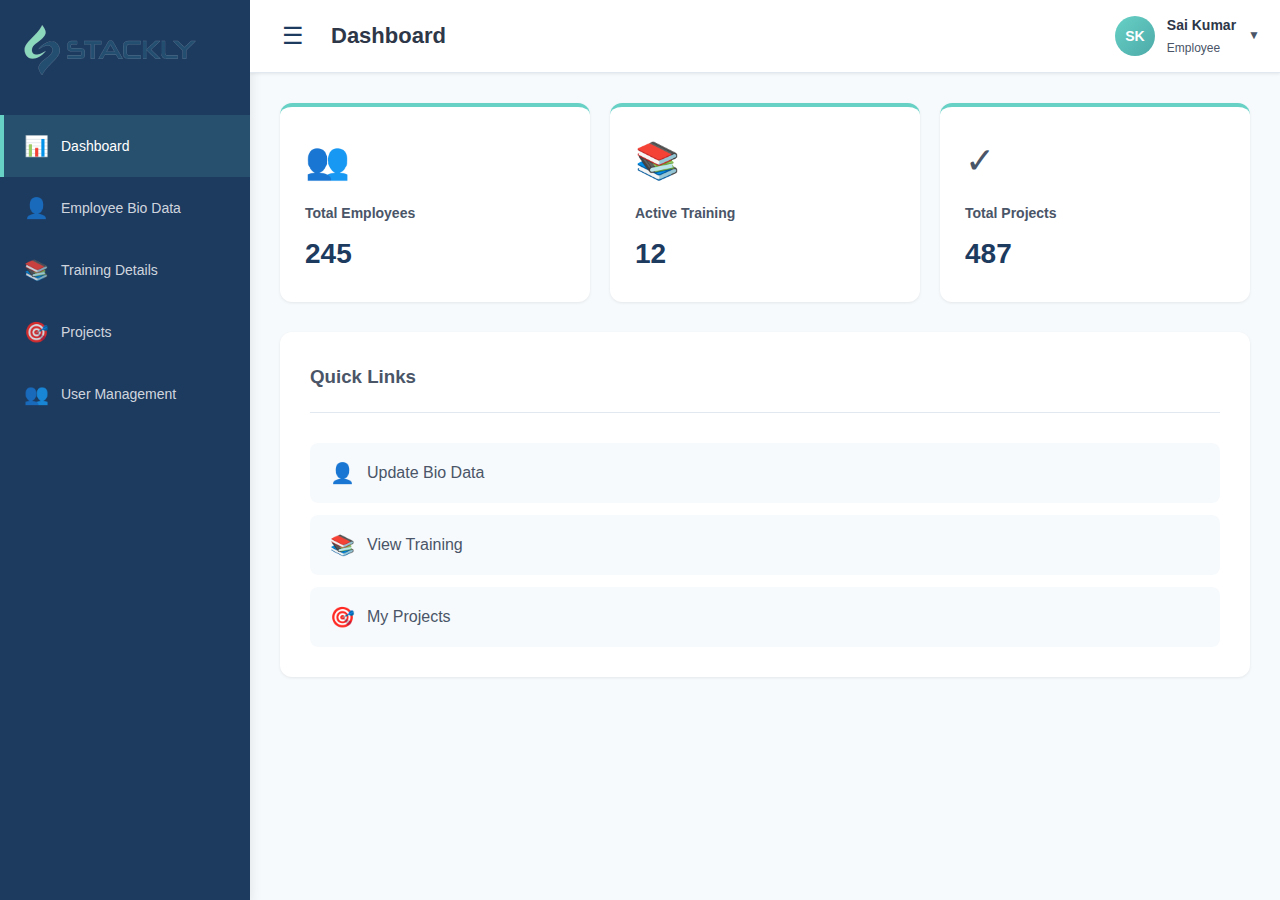
<file: index.html>
<!DOCTYPE html>
<html lang="en">
<head>
    <meta charset="UTF-8">
    <meta name="viewport" content="width=device-width, initial-scale=1.0">
    <title>STACKLY - Employee Dashboard</title>
    <link rel="stylesheet" href="styles.css">
</head>
<body class="dashboard-page">
    <div class="dashboard-wrapper">
        
        <!-- Left Sidebar -->
        <aside class="sidebar">
            <!-- Logo Section -->
            <div class="sidebar-logo">
                <img src="./logo.png" alt="STACKLY Logo" class="sidebar-logo-image">
            </div>

            <!-- Navigation Menu -->
            <nav class="sidebar-menu">
                <ul>
                    <li>
                        <a href="index.html" class="menu-item active" data-page="dashboard">
                            <span class="menu-icon">📊</span>
                            <span class="menu-text">Dashboard</span>
                        </a>
                    </li>
                    <li>
                        <a href="biodata.html" class="menu-item" data-page="biodata">
                            <span class="menu-icon">👤</span>
                            <span class="menu-text">Employee Bio Data</span>
                        </a>
                    </li>
                    <li>
                        <a href="training.html" class="menu-item" data-page="training">
                            <span class="menu-icon">📚</span>
                            <span class="menu-text">Training Details</span>
                        </a>
                    </li>
                    <li>
                        <a href="project.html" class="menu-item" data-page="project">
                            <span class="menu-icon">🎯</span>
                            <span class="menu-text">Projects</span>
                        </a>
                    </li>
                     <li>
                        <a href="users_manager.html" class="menu-item" data-page="users">
                            <span class="menu-icon">👥</span>
                            <span class="menu-text">User Management</span>
                        </a>
                    </li>
                </ul>
            </nav>
        </aside>

        <!-- Main Content Area -->
        <div class="main-content">
            
            <!-- Top Navigation Bar -->
            <header class="top-navbar">
                <div class="navbar-left">
                      <h3> <button class="sidebar-toggle" onclick="toggleSidebar()">☰</button></h3>
                    <h3 class="page-title">Dashboard</h3>
                </div>
                
                <div class="navbar-right">
                    <!-- Profile Section -->
                    <div class="profile-dropdown">
                        <div class="profile-circle">
                            <span class="profile-initial">SK</span>
                        </div>
                        <div class="profile-info">
                            <p class="profile-name">Sai Kumar</p>
                            <p class="profile-role">Employee</p>
                        </div>
                        <span class="dropdown-arrow">▼</span>
                        
                        <!-- Dropdown Menu -->
                        <div class="dropdown-menu">
                            <a href="profile.html" class="dropdown-item">View Profile</a>
                            <a href="settings.html" class="dropdown-item">Settings</a>
                            <hr>
                            <a href="login.html" class="dropdown-item logout">Logout</a>
                        </div>
                    </div>
                </div>
            </header>

            <!-- Page Content -->
            <div class="content-area">
                <div class="dashboard-cards">
                    <div class="stat-card">
                        <div class="stat-icon">👥</div>
                        <h4>Total Employees</h4>
                        <p class="stat-number">245</p>
                    </div>
                    <div class="stat-card">
                        <div class="stat-icon">📚</div>
                        <h4>Active Training</h4>
                        <p class="stat-number">12</p>
                    </div>
                    <div class="stat-card">
                        <div class="stat-icon">✓</div>
                        <h4>Total Projects</h4>
                        <p class="stat-number">487</p>
                    </div>
                    <!-- <div class="stat-card">
                        <div class="stat-icon">⭐</div>
                        <h4>Performance</h4>
                        <p class="stat-number">4.8/5</p>
                    </div> -->
                </div>

                <div class="dashboard-grid">
                    <div class="content-card">
                        <div class="card-header">
                            <h3>Quick Links</h3>
                        </div>
                        <div class="quick-links">
                            <a href="biodata.html" class="quick-link-item">
                                <span class="quick-icon">👤</span>
                                <span>Update Bio Data</span>
                            </a>
                            <a href="training.html" class="quick-link-item">
                                <span class="quick-icon">📚</span>
                                <span>View Training</span>
                            </a>
                            <a href="project.html" class="quick-link-item">
                                <span class="quick-icon">🎯</span>
                                <span>My Projects</span>
                            </a>
                        </div>
                    </div>

                    <!-- <div class="content-card">
                        <div class="card-header">
                            <h3>Recent Activity</h3>
                        </div>
                        <div class="activity-list">
                            <div class="activity-item">
                                <span class="activity-icon">✓</span>
                                <div class="activity-text">
                                    <p class="activity-title">Profile Updated</p>
                                    <p class="activity-time">2 hours ago</p>
                                </div>
                            </div>
                            <div class="activity-item">
                                <span class="activity-icon">📚</span>
                                <div class="activity-text">
                                    <p class="activity-title">React Development - 65%</p>
                                    <p class="activity-time">1 day ago</p>
                                </div>
                            </div>
                            <div class="activity-item">
                                <span class="activity-icon">🎯</span>
                                <div class="activity-text">
                                    <p class="activity-title">Project Milestone Achieved</p>
                                    <p class="activity-time">3 days ago</p>
                                </div>
                            </div>
                        </div>
                    </div> -->
                </div>
            </div>
        </div>
    </div>

    <script>
        // Handle profile dropdown
        const profileDropdown = document.querySelector('.profile-dropdown');
        const dropdownMenu = document.querySelector('.dropdown-menu');

        profileDropdown.addEventListener('click', function(e) {
            e.stopPropagation();
            dropdownMenu.classList.toggle('show');
        });

        document.addEventListener('click', function() {
            dropdownMenu.classList.remove('show');
        });
        
        
    </script>
     <script src="./scripts.js"></script>
</body>
</html>
</file>
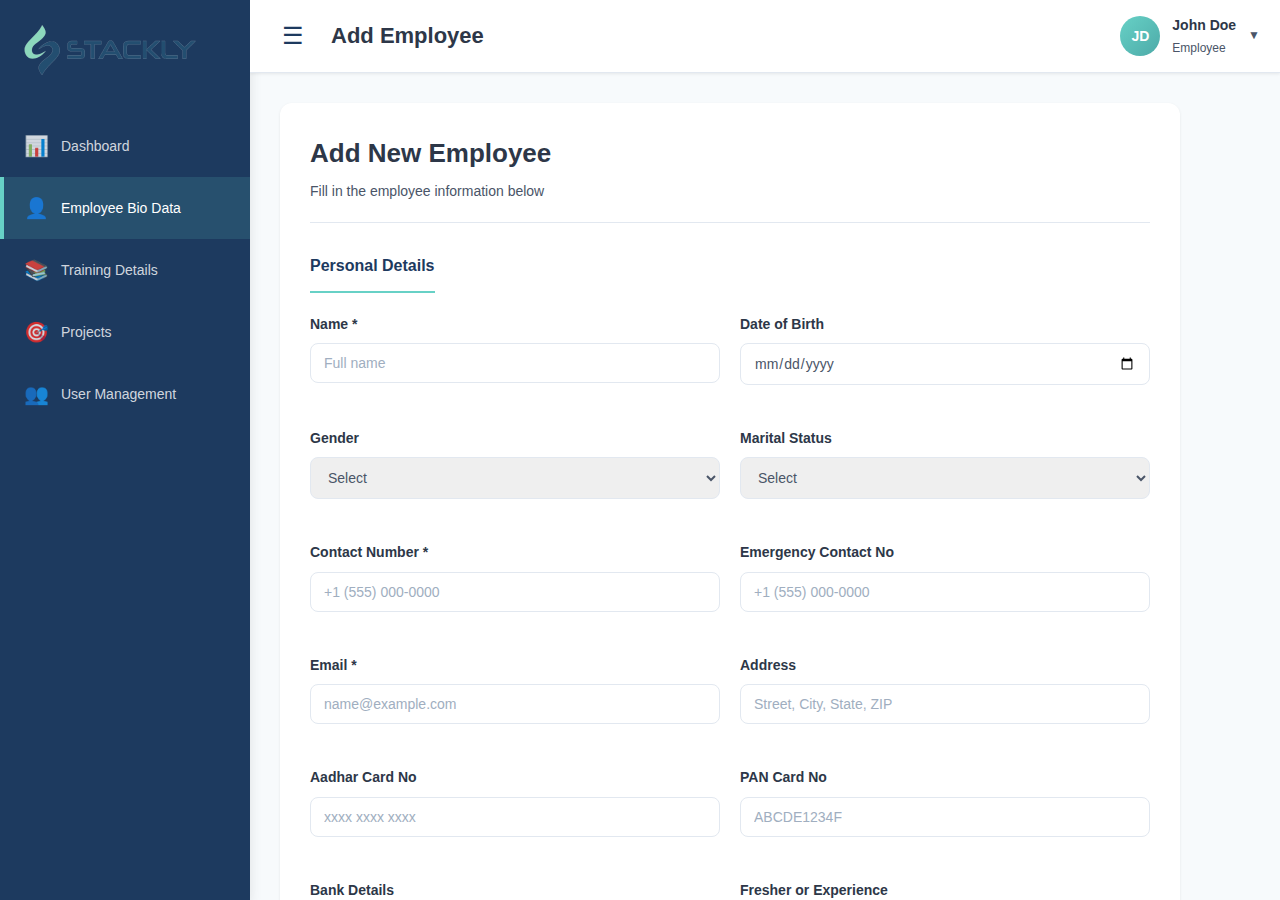
<file: add_employee.html>
<!DOCTYPE html>
<html lang="en">
<head>
    <meta charset="UTF-8">
    <meta name="viewport" content="width=device-width, initial-scale=1.0">
    <title>STACKLY - Add Employee</title>
    <link rel="stylesheet" href="styles.css">
</head>
<body class="dashboard-page">
    <div class="dashboard-wrapper">
        
        <!-- Left Sidebar -->
        <aside class="sidebar">
            <div class="sidebar-logo">
                <img src="./logo.png" alt="STACKLY Logo" class="sidebar-logo-image">
            </div>

            <nav class="sidebar-menu">
                <ul>
                    <li><a href="index.html" class="menu-item" data-page="dashboard"><span class="menu-icon">📊</span><span class="menu-text">Dashboard</span></a></li>
                    <li><a href="biodata.html" class="menu-item active" data-page="biodata"><span class="menu-icon">👤</span><span class="menu-text">Employee Bio Data</span></a></li>
                    <li><a href="training.html" class="menu-item" data-page="training"><span class="menu-icon">📚</span><span class="menu-text">Training Details</span></a></li>
                    <li><a href="project.html" class="menu-item" data-page="project"><span class="menu-icon">🎯</span><span class="menu-text">Projects</span></a></li>
                    <li><a href="users_manager.html" class="menu-item" data-page="users"><span class="menu-icon">👥</span><span class="menu-text">User Management</span></a></li>
                </ul>
            </nav>
        </aside>

        <!-- Main Content Area -->
        <div class="main-content">
            
            <!-- Top Navigation Bar -->
            <header class="top-navbar">
                <div class="navbar-left">
                    <button class="sidebar-toggle" onclick="toggleSidebar()">☰</button>
                    <h3 class="page-title">Add Employee</h3>
                </div>
                
                <div class="navbar-right">
                    <div class="profile-dropdown">
                        <div class="profile-circle"><span class="profile-initial">JD</span></div>
                        <div class="profile-info">
                            <p class="profile-name">John Doe</p>
                            <p class="profile-role">Employee</p>
                        </div>
                        <span class="dropdown-arrow">▼</span>
                        <div class="dropdown-menu">
                            <a href="profile.html" class="dropdown-item">View Profile</a>
                            <a href="settings.html" class="dropdown-item">Settings</a>
                            <hr>
                            <a href="login.html" class="dropdown-item logout">Logout</a>
                        </div>
                    </div>
                </div>
            </header>

            <!-- Page Content -->
            <div class="content-area">
                <div class="content-card" style="max-width: 900px;">
                    <div class="card-header">
                        <h2>Add New Employee</h2>
                        <p class="card-subtitle">Fill in the employee information below</p>
                    </div>

                                        <form class="biodata-form" method="POST" action="/api/employees/create/">

            <!-- If using Django template, add {% csrf_token %} here -->

            <!-- Personal Details -->
            <div class="form-section">
                <h3 class="section-title">Personal Details</h3>
                <div class="form-row">
                    <div class="form-group">
                        <label for="full_name">Name *</label>
                        <input id="full_name" name="full_name" type="text" required placeholder="Full name" />
                    </div>
                    <div class="form-group">
                        <label for="dob">Date of Birth</label>
                        <input id="dob" name="dob" type="date" />
                    </div>
                </div>

                <div class="form-row">
                    <div class="form-group">
                        <label for="gender">Gender</label>
                        <select id="gender" name="gender">
                            <option value="">Select</option>
                            <option>Male</option>
                            <option>Female</option>
                            <option>Non-binary</option>
                            <option>Prefer not to say</option>
                        </select>
                    </div>

                    <div class="form-group">
                        <label for="marital_status">Marital Status</label>
                        <select id="marital_status" name="marital_status">
                            <option value="">Select</option>
                            <option>Single</option>
                            <option>Married</option>
                            <option>Divorced</option>
                            <option>Widowed</option>
                        </select>
                    </div>
                </div>

                <div class="form-row">
                    <div class="form-group">
                        <label for="contact_number">Contact Number *</label>
                        <input id="contact_number" name="contact_number" type="tel" required placeholder="+1 (555) 000-0000" />
                    </div>
                    <div class="form-group">
                        <label for="emergency_contact">Emergency Contact No</label>
                        <input id="emergency_contact" name="emergency_contact" type="tel" placeholder="+1 (555) 000-0000" />
                    </div>
                </div>

                <div class="form-row">
                    <div class="form-group">
                        <label for="personal_email">Email *</label>
                        <input id="personal_email" name="personal_email" type="email" required placeholder="name@example.com" />
                    </div>
                    <div class="form-group">
                        <label for="address">Address</label>
                        <input id="address" name="address" type="text" placeholder="Street, City, State, ZIP" />
                    </div>
                </div>

                <div class="form-row">
                    <div class="form-group">
                        <label for="aadhar_no">Aadhar Card No</label>
                        <input id="aadhar_no" name="aadhar_no" type="text" inputmode="numeric" placeholder="xxxx xxxx xxxx" />
                    </div>
                    <div class="form-group">
                        <label for="pan_no">PAN Card No</label>
                        <input id="pan_no" name="pan_no" type="text" placeholder="ABCDE1234F" />
                    </div>
                </div>

                <div class="form-row">
                    <div class="form-group">
                        <label for="bank_details">Bank Details</label>
                        <input id="bank_details" name="bank_details" type="text" placeholder="Bank name, A/C no., IFSC" />
                    </div>
                    <div class="form-group">
                        <label for="experience_type">Fresher or Experience</label>
                        <select id="experience_type" name="experience_type">
                            <option value="">Select</option>
                            <option value="fresher">Fresher</option>
                            <option value="experienced">Experienced</option>
                        </select>
                    </div>
                </div>
            </div>

            <!-- Educational Qualifications -->
            <div class="form-section">
                <h3 class="section-title">Educational Qualifications</h3>

                <div class="form-row">
                    <div class="form-group">
                        <label>SSC - School & Location</label>
                        <input name="ssc_school" type="text" placeholder="School name and location" />
                    </div>
                    <div class="form-group">
                        <label>SSC - Year of Passing</label>
                        <input name="ssc_year" type="number" min="1900" max="2100" placeholder="e.g., 2010" />
                    </div>
                </div>
                <div class="form-row">
                    <div class="form-group">
                        <label>SSC - Percentage / Grade</label>
                        <input name="ssc_grade" type="text" placeholder="e.g., 85% or A" />
                    </div>
                </div>

                <div class="form-row">
                    <div class="form-group">
                        <label>SSLC - School & Location</label>
                        <input name="sslc_school" type="text" placeholder="School name and location" />
                    </div>
                    <div class="form-group">
                        <label>SSLC - Year of Passing</label>
                        <input name="sslc_year" type="number" min="1900" max="2100" />
                    </div>
                </div>
                <div class="form-row">
                    <div class="form-group">
                        <label>SSLC - Percentage / Grade</label>
                        <input name="sslc_grade" type="text" />
                    </div>
                </div>

                <div class="form-row">
                    <div class="form-group">
                        <label>Under Graduation (Degree)</label>
                        <input name="ug_degree" type="text" />
                    </div>
                    <div class="form-group">
                        <label>UG - Institution</label>
                        <input name="ug_institution" type="text" />
                    </div>
                    <div class="form-group">
                        <label>UG - Year</label>
                        <input name="ug_year" type="number" min="1900" max="2100" />
                    </div>
                </div>

                <div class="form-row">
                    <div class="form-group full-width">
                        <label>Certification Courses (if any)</label>
                        <input name="certifications" type="text" placeholder="Course / Institution / Year (comma separated)" />
                    </div>
                </div>
            </div>

            <!-- Work Experience -->
            <div class="form-section">
                <h3 class="section-title">Work Experience</h3>

                <!-- Employer 1 -->
                <div class="form-row">
                    <div class="form-group">
                        <label>Previous Employer</label>
                        <input name="prev_employer_1" type="text" />
                    </div>
                    <div class="form-group">
                        <label>Designation</label>
                        <input name="prev_designation_1" type="text" />
                    </div>
                </div>
                <div class="form-row">
                    <div class="form-group">
                        <label>Duration</label>
                        <input name="prev_duration_1" type="text" placeholder="e.g., Jan 2020 - Dec 2021" />
                    </div>
                    <div class="form-group">
                        <label>Email id</label>
                        <input name="prev_email_1" type="email" />
                    </div>
                </div>

                <!-- Employer 2 -->
                <div class="form-row">
                    <div class="form-group">
                        <label>Previous Employer</label>
                        <input name="prev_employer_2" type="text" />
                    </div>
                    <div class="form-group">
                        <label>Designation</label>
                        <input name="prev_designation_2" type="text" />
                    </div>
                </div>
                <div class="form-row">
                    <div class="form-group">
                        <label>Duration</label>
                        <input name="prev_duration_2" type="text" />
                    </div>
                    <div class="form-group">
                        <label>Email id</label>
                        <input name="prev_email_2" type="email" />
                    </div>
                </div>

                <div class="form-row">
                    <div class="form-group">
                        <label>Technical Skills</label>
                        <input name="technical_skills" type="text" placeholder="Comma separated" />
                    </div>
                    <div class="form-group">
                        <label>Soft Skills</label>
                        <input name="soft_skills" type="text" placeholder="Comma separated" />
                    </div>
                </div>
            </div>

            <!-- References -->
            <div class="form-section">
                <h3 class="section-title">References</h3>
                <div class="form-row">
                    <div class="form-group">
                        <label>Reference Name</label>
                        <input name="reference_name" type="text" />
                    </div>
                    <div class="form-group">
                        <label>Contact Number</label>
                        <input name="reference_contact" type="tel" />
                    </div>
                </div>
            </div>

            <!-- Professional Details -->
            <div class="form-section">
                <h3 class="section-title">Professional Details</h3>
                <div class="form-row">
                    <div class="form-group">
                        <label>Employee ID</label>
                        <input name="employee_id" type="text" placeholder="If assigned" />
                    </div>
                    <div class="form-group">
                        <label>Designation</label>
                        <input name="designation" type="text" />
                    </div>
                </div>

                <div class="form-row">
                    <div class="form-group">
                        <label>Department</label>
                        <input name="department" type="text" />
                    </div>
                    <div class="form-group">
                        <label>Date of Joining</label>
                        <input name="date_of_joining" type="date" />
                    </div>
                </div>

                <div class="form-row">
                    <div class="form-group">
                        <label>Work Mode</label>
                        <select name="work_mode">
                            <option value="">Select</option>
                            <option>Remote</option>
                            <option>Onsite</option>
                            <option>Hybrid</option>
                        </select>
                    </div>
                    <div class="form-group">
                        <label>Work Location</label>
                        <input name="work_location" type="text" />
                    </div>
                </div>

                <div class="form-row">
                    <div class="form-group">
                        <label>Official Mail Id</label>
                        <input name="official_email" type="email" />
                    </div>
                    <div class="form-group">
                        <label>Razor Pay Login</label>
                        <input name="razorpay_login" type="text" />
                    </div>
                </div>

                <div class="form-row">
                    <div class="form-group">
                        <label>Laptop Received Date</label>
                        <input name="laptop_received_date" type="date" />
                    </div>
                    <div class="form-group">
                        <label>Laptop Received Location</label>
                        <input name="laptop_received_location" type="text" />
                    </div>
                </div>

                <div class="form-row">
                    <div class="form-group">
                        <label>Trainer Name</label>
                        <input name="trainer_name" type="text" />
                    </div>
                    <div class="form-group">
                        <label>Training Topic</label>
                        <input name="training_topic" type="text" />
                    </div>
                </div>

                <div class="form-row">
                    <div class="form-group">
                        <label>Training From Date</label>
                        <input name="training_from" type="date" />
                    </div>
                    <div class="form-group">
                        <label>Training To Date</label>
                        <input name="training_to" type="date" />
                    </div>
                </div>

                <div class="form-row">
                    <div class="form-group">
                        <label>Project Allocation Date</label>
                        <input name="project_allocation_date" type="date" />
                    </div>
                    <div class="form-group">
                        <label>Project Name</label>
                        <input name="project_name" type="text" />
                    </div>
                </div>

                <div class="form-row">
                    <div class="form-group">
                        <label>Scrum Master Name</label>
                        <input name="scrum_master" type="text" />
                    </div>
                </div>
            </div>

            <div class="form-actions btn-group">
                <button type="submit" class="btn btn-primary">Create Employee</button>
                <button type="reset" class="btn btn-secondary">Reset</button>
            </div>

            <p id="formMessage" class="note" style="display:none;"></p>
        </form>
                </div>
            </div>
        </div>
    </div>

    <script>
        // Profile dropdown (UI only)
        const profileDropdown = document.querySelector('.profile-dropdown');
        const dropdownMenu = document.querySelector('.dropdown-menu');

        if (profileDropdown) {
            profileDropdown.addEventListener('click', function(e) {
                e.stopPropagation();
                dropdownMenu.classList.toggle('show');
            });
        }

        document.addEventListener('click', function() {
            if (dropdownMenu) {
                dropdownMenu.classList.remove('show');
            }
        });
    </script>
    <script src="./scripts.js"></script>
</body>
</html>
</file>
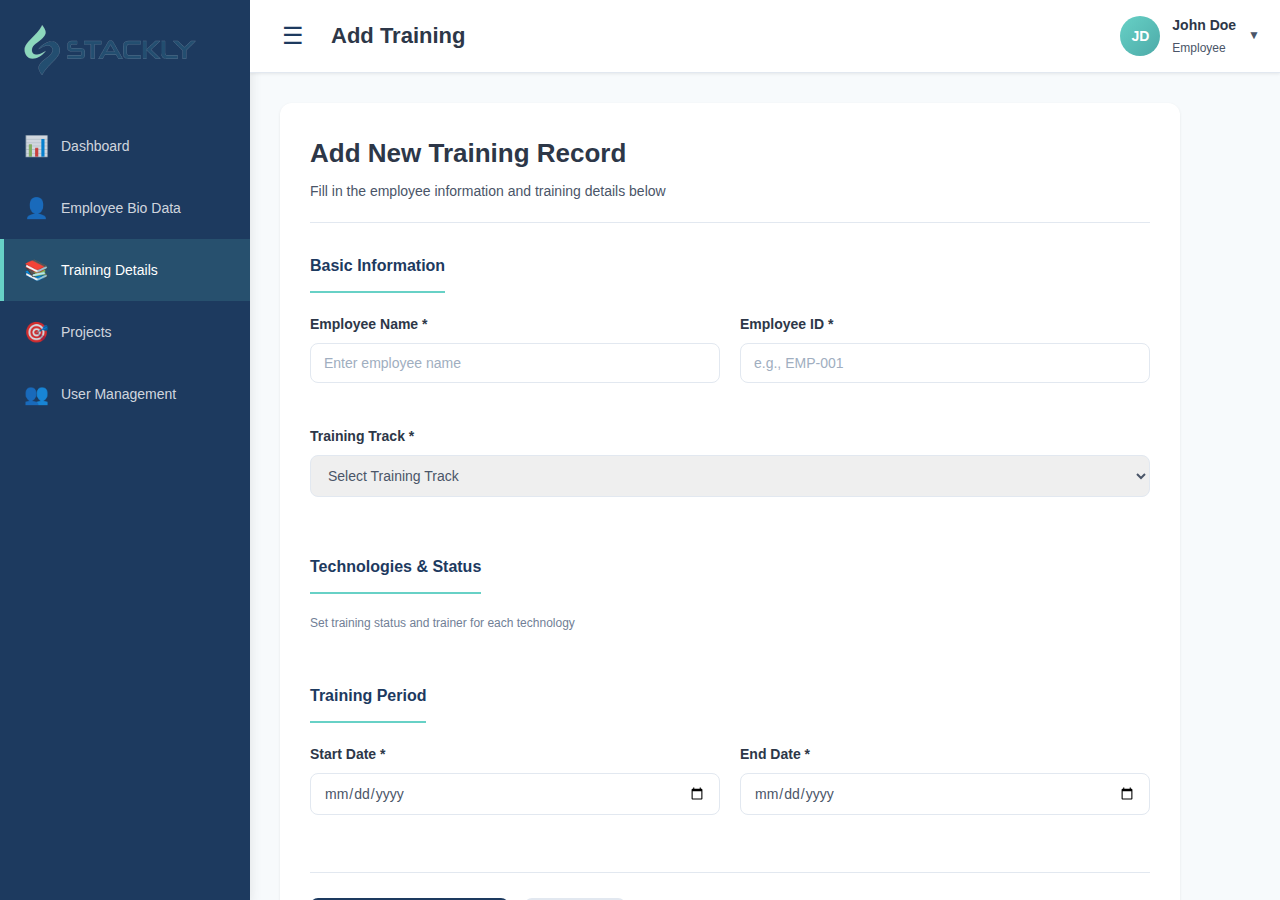
<file: add_trainee.html>
<!DOCTYPE html>
<html lang="en">
<head>
    <meta charset="UTF-8">
    <meta name="viewport" content="width=device-width, initial-scale=1.0">
    <title>STACKLY - Add Training</title>
    <link rel="stylesheet" href="styles.css">
</head>
<body class="dashboard-page">
    <div class="dashboard-wrapper">
        
        <!-- Left Sidebar -->
        <aside class="sidebar">
            <div class="sidebar-logo">
                <img src="./logo.png" alt="STACKLY Logo" class="sidebar-logo-image">
            </div>

            <nav class="sidebar-menu">
                <ul>
                    <li><a href="index.html" class="menu-item" data-page="dashboard"><span class="menu-icon">📊</span><span class="menu-text">Dashboard</span></a></li>
                    <li><a href="biodata.html" class="menu-item" data-page="biodata"><span class="menu-icon">👤</span><span class="menu-text">Employee Bio Data</span></a></li>
                    <li><a href="training.html" class="menu-item active" data-page="training"><span class="menu-icon">📚</span><span class="menu-text">Training Details</span></a></li>
                    <li><a href="project.html" class="menu-item" data-page="project"><span class="menu-icon">🎯</span><span class="menu-text">Projects</span></a></li>
                    <li><a href="users_manager.html" class="menu-item" data-page="users"><span class="menu-icon">👥</span><span class="menu-text">User Management</span></a></li>
                </ul>
            </nav>
        </aside>

        <!-- Main Content Area -->
        <div class="main-content">
            
            <!-- Top Navigation Bar -->
            <header class="top-navbar">
                <div class="navbar-left">
                    <button class="sidebar-toggle" onclick="toggleSidebar()">☰</button>
                    <h3 class="page-title">Add Training</h3>
                </div>
                
                <div class="navbar-right">
                    <div class="profile-dropdown">
                        <div class="profile-circle"><span class="profile-initial">JD</span></div>
                        <div class="profile-info">
                            <p class="profile-name">John Doe</p>
                            <p class="profile-role">Employee</p>
                        </div>
                        <span class="dropdown-arrow">▼</span>
                        <div class="dropdown-menu">
                            <a href="#" class="dropdown-item">View Profile</a>
                            <a href="#" class="dropdown-item">Settings</a>
                            <hr>
                            <a href="login.html" class="dropdown-item logout">Logout</a>
                        </div>
                    </div>
                </div>
            </header>

            <!-- Page Content -->
            <div class="content-area">
                <div class="content-card" style="max-width: 900px;">
                    <div class="card-header">
                        <h2>Add New Training Record</h2>
                        <p class="card-subtitle">Fill in the employee information and training details below</p>
                    </div>

                    <form class="biodata-form" id="addTrainingForm" method="POST" action="/api/training/save/">
                        
                        <!-- Basic Information Section -->
                        <div class="form-section">
                            <h3 class="section-title">Basic Information</h3>
                            
                            <div class="form-row">
                                <div class="form-group">
                                    <label for="employeeName">Employee Name *</label>
                                    <input type="text" id="employeeName" name="employee_name" placeholder="Enter employee name" required>
                                </div>
                                <div class="form-group">
                                    <label for="employeeId">Employee ID *</label>
                                    <input type="text" id="employeeId" name="employee_id" placeholder="e.g., EMP-001" required>
                                </div>
                            </div>

                            <div class="form-row">
                                <div class="form-group">
                                    <label for="trainingTrack">Training Track *</label>
                                    <select id="trainingTrack" name="training_track" required onchange="loadTechnologies()">
                                        <option value="">Select Training Track</option>
                                        <option value="front_end">Front End Developer</option>
                                        <option value="full_stack">Full Stack Developer</option>
                                        <option value="cloud">Cloud Engineer</option>
                                        <option value="data_analyst">Data Analyst</option>
                                    </select>
                                </div>
                            </div>
                        </div>

                        <!-- Technologies Section (Dynamic) -->
                        <div class="form-section">
                            <h3 class="section-title">Technologies & Status</h3>
                            <p style="font-size: 12px; color: #718096; margin-bottom: 15px;">Set training status and trainer for each technology</p>
                            <div id="technologiesContainer" class="technologies-container">
                                <!-- Technologies will be loaded dynamically -->
                            </div>
                        </div>

                        <!-- Training Period -->
                        <div class="form-section">
                            <h3 class="section-title">Training Period</h3>
                            
                            <div class="form-row">
                                <div class="form-group">
                                    <label for="startDate">Start Date *</label>
                                    <input type="date" id="startDate" name="start_date" required>
                                </div>
                                <div class="form-group">
                                    <label for="endDate">End Date *</label>
                                    <input type="date" id="endDate" name="end_date" required>
                                </div>
                            </div>
                        </div>

                        <!-- Form Actions -->
                        <div class="form-actions">
                            <button type="submit" class="btn btn-primary">Save Training Record</button>
                            <a href="training.html" class="btn btn-secondary" style="text-decoration: none; text-align: center;">Cancel</a>
                        </div>
                    </form>
                </div>
            </div>
        </div>
    </div>

    <script>
        // Training Track to Technologies Mapping
        const trackTechnologies = {
            front_end: [
                { name: 'HTML' },
                { name: 'CSS' },
                { name: 'JavaScript' },
                { name: 'React JS' }
            ],
            full_stack: [
                { name: 'HTML' },
                { name: 'CSS' },
                { name: 'JavaScript' },
                { name: 'React JS' },
                { name: 'MongoDB' },
                { name: 'Python' }
            ],
            cloud: [
                { name: 'SQL' },
                { name: 'Python' },
                { name: 'AWS' }
            ],
            data_analyst: [
                { name: 'SQL' },
                { name: 'Python' },
                { name: 'Power BI' },
                { name: 'Tableau' }
            ]
        };

        // Load technologies based on selected training track
        function loadTechnologies() {
            const track = document.getElementById('trainingTrack').value;
            const container = document.getElementById('technologiesContainer');
            container.innerHTML = '';

            if (!track) return;

            const technologies = trackTechnologies[track];
            
            technologies.forEach((tech, index) => {
                const card = document.createElement('div');
                card.className = 'technology-status-card';
                card.innerHTML = `
                    <div class="tech-status-row">
                        <div class="tech-name">${tech.name}</div>
                        <div class="tech-form-group">
                            <select name="tech_status_${index}" class="tech-status-select" required>
                                <option value="">Status</option>
                                <option value="Not Started">Not Started</option>
                                <option value="In Progress">In Progress</option>
                                <option value="Completed">Completed</option>
                                <option value="On Hold">On Hold</option>
                            </select>
                        </div>
                        <div class="tech-form-group">
                            <input type="text" name="tech_trainer_${index}" placeholder="Trainer Name" class="tech-trainer-input">
                        </div>
                    </div>
                `;
                container.appendChild(card);
            });
        }

        // Profile dropdown handling
        const profileDropdown = document.querySelector('.profile-dropdown');
        const dropdownMenu = document.querySelector('.dropdown-menu');

        if (profileDropdown) {
            profileDropdown.addEventListener('click', function(e) {
                e.stopPropagation();
                dropdownMenu.classList.toggle('show');
            });
        }

        document.addEventListener('click', function() {
            if (dropdownMenu) {
                dropdownMenu.classList.remove('show');
            }
        });
    </script>
    <script src="./scripts.js"></script>
</body>
</html>
</file>
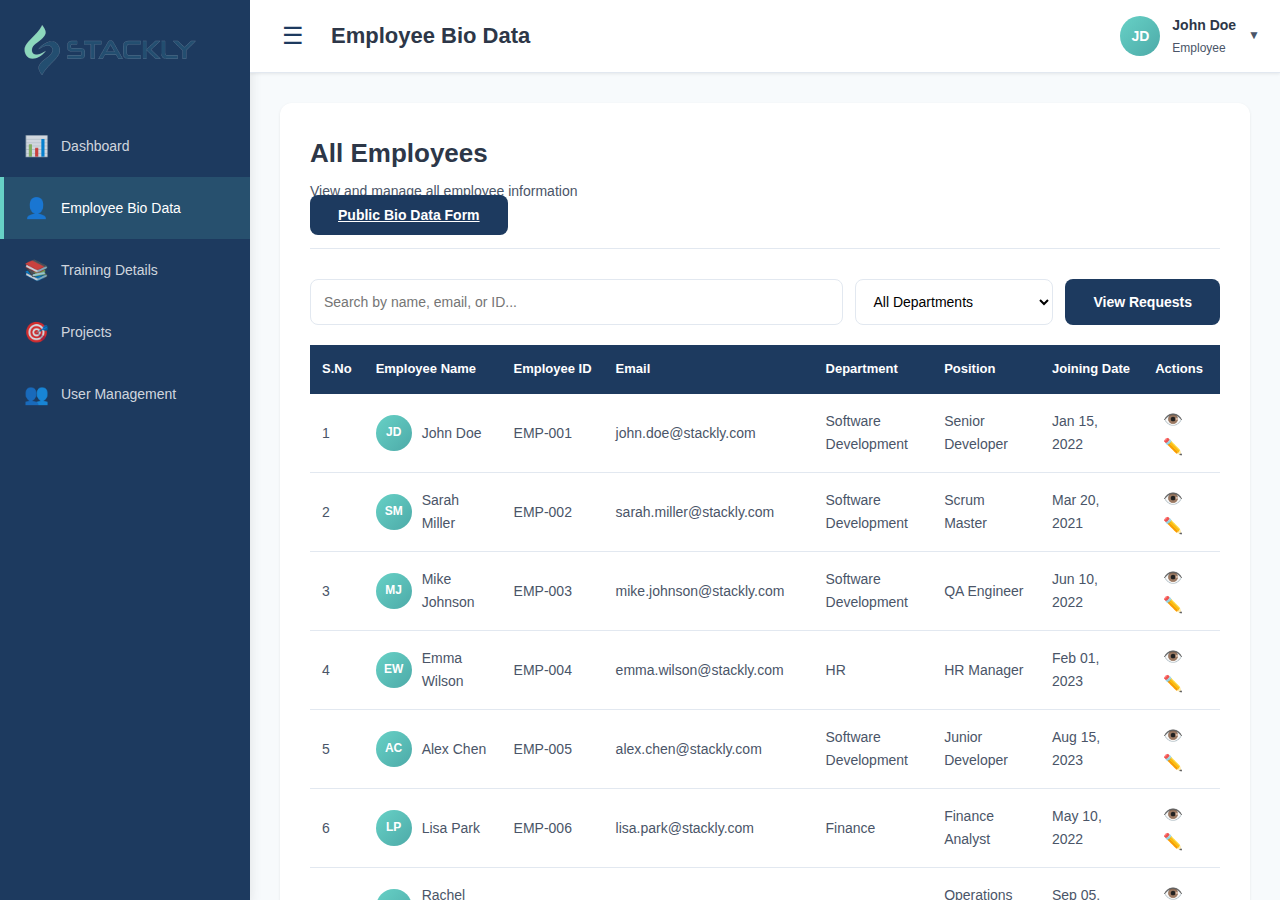
<file: biodata.html>
<!DOCTYPE html>
<html lang="en">

<head>
    <meta charset="UTF-8">
    <meta name="viewport" content="width=device-width, initial-scale=1.0">
    <title>STACKLY - Employee Bio Data</title>
    <link rel="stylesheet" href="styles.css">
</head>

<body class="dashboard-page">
    <div class="dashboard-wrapper">

        <!-- Left Sidebar -->
        <aside class="sidebar">
            <div class="sidebar-logo">
                <img src="./logo.png" alt="STACKLY Logo" class="sidebar-logo-image">
            </div>

            <nav class="sidebar-menu">
                <ul>
                    <li><a href="index.html" class="menu-item" data-page="dashboard"><span
                                class="menu-icon">📊</span><span class="menu-text">Dashboard</span></a></li>
                    <li><a href="biodata.html" class="menu-item active" data-page="biodata"><span
                                class="menu-icon">👤</span><span class="menu-text">Employee Bio Data</span></a></li>
                    <li><a href="training.html" class="menu-item" data-page="training"><span
                                class="menu-icon">📚</span><span class="menu-text">Training Details</span></a></li>
                    <li><a href="project.html" class="menu-item" data-page="project"><span
                                class="menu-icon">🎯</span><span class="menu-text">Projects</span></a></li>
                    <li><a href="users_manager.html" class="menu-item" data-page="users"><span
                                class="menu-icon">👥</span><span class="menu-text">User Management</span></a></li>
                </ul>
            </nav>
        </aside>

        <!-- Main Content Area -->
        <div class="main-content">

            <!-- Top Navigation Bar -->
            <header class="top-navbar">
                <div class="navbar-left">
                    <button class="sidebar-toggle" onclick="toggleSidebar()">☰</button>
                    <h3 class="page-title">Employee Bio Data</h3>
                </div>

                <div class="navbar-right">
                    <div class="profile-dropdown">
                        <div class="profile-circle"><span class="profile-initial">JD</span></div>
                        <div class="profile-info">
                            <p class="profile-name">John Doe</p>
                            <p class="profile-role">Employee</p>
                        </div>
                        <span class="dropdown-arrow">▼</span>
                        <div class="dropdown-menu">
                            <a href="profile.html" class="dropdown-item">View Profile</a>
                            <a href="settings.html" class="dropdown-item">Settings</a>
                            <hr>
                            <a href="login.html" class="dropdown-item logout">Logout</a>
                        </div>
                    </div>
                </div>
            </header>

            <!-- Page Content -->
            <div class="content-area">

                <!-- Employees List Section -->
                <div class="content-card">
                    <div class="card-header">
                        <h2>All Employees</h2>
                        <div class="header-row">
                            <p class="card-subtitle">View and manage all employee information</p>

                        <a href="./public_biodata_form.html" class="btn btn-primary public-btn"> Public Bio Data Form </a>
                        </div>
                    </div>

                    <!-- Search and Filters -->
                    <div class="list-controls">
                        <input type="text" id="searchEmployees" placeholder="Search by name, email, or ID..."
                            class="search-input" onkeyup="searchEmployeesTable()">
                        <select id="departmentFilter" class="role-filter" onchange="filterByDepartment()">
                            <option value="">All Departments</option>
                            <option value="Software Development">Software Development</option>
                            <option value="HR">HR</option>
                            <option value="Finance">Finance</option>
                            <option value="Operations">Operations</option>
                            <option value="Training">Training & Development</option>
                        </select>
                        <a href="Pending_requests.html" class="btn btn-primary" style="text-decoration: none;">View Requests</a>
                    </div>

                    <!-- Employees Table -->
                    <div class="table-container">
                        <div class="table-wrapper">
                        <table class="employees-biodata-table">
                            <thead>
                                <tr>
                                    <th id="serial-no" style="width: 30px;">S.No</th>
                                    <th>Employee Name</th>
                                    <th>Employee ID</th>
                                    <th>Email</th>
                                    <th>Department</th>
                                    <th>Position</th>
                                    <th>Joining Date</th>
                                    <!-- <th>Status</th> -->
                                    <th>Actions</th>
                                </tr>
                            </thead>
                            <tbody id="employeesTableBody">
                                <!-- Employee 1 -->
                                <!-- Employee 1 -->
                                <tr data-employee-name="John Doe" data-employee-id="EMP-001"
                                    data-department="Software Development">
                                    <td>1</td>
                                    <td>
                                        <div class="user-cell">
                                            <div class="user-avatar">JD</div>
                                            <span>John Doe</span>
                                        </div>
                                    </td>
                                    <td>EMP-001</td>
                                    <td>john.doe@stackly.com</td>
                                    <td>Software Development</td>
                                    <td>Senior Developer</td>
                                    <td>Jan 15, 2022</td>
                                    <!-- <td><span class="status-badge active">Active</span></td> -->
                                    <td>
                                        <button class="action-icon-btn" title="View">👁️</button>
                                        <button class="action-icon-btn" title="Edit">✏️</button>
                                    </td>
                                </tr>

                                <!-- Employee 2 -->
                                <tr data-employee-name="Sarah Miller" data-employee-id="EMP-002"
                                    data-department="Software Development">
                                    <td>2</td>
                                    <td>
                                        <div class="user-cell">
                                            <div class="user-avatar">SM</div>
                                            <span>Sarah Miller</span>
                                        </div>
                                    </td>
                                    <td>EMP-002</td>
                                    <td>sarah.miller@stackly.com</td>
                                    <td>Software Development</td>
                                    <td>Scrum Master</td>
                                    <td>Mar 20, 2021</td>
                                    <!-- <td><span class="status-badge active">Active</span></td> -->
                                    <td>
                                        <button class="action-icon-btn" title="View">👁️</button>
                                        <button class="action-icon-btn" title="Edit">✏️</button>
                                    </td>
                                </tr>

                                <!-- Employee 3 -->
                                <tr data-employee-name="Mike Johnson" data-employee-id="EMP-003"
                                    data-department="Software Development">
                                    <td>3</td>
                                    <td>
                                        <div class="user-cell">
                                            <div class="user-avatar">MJ</div>
                                            <span>Mike Johnson</span>
                                        </div>
                                    </td>
                                    <td>EMP-003</td>
                                    <td>mike.johnson@stackly.com</td>
                                    <td>Software Development</td>
                                    <td>QA Engineer</td>
                                    <td>Jun 10, 2022</td>
                                    <!-- <td><span class="status-badge active">Active</span></td> -->
                                    <td>
                                        <button class="action-icon-btn" title="View">👁️</button>
                                        <button class="action-icon-btn" title="Edit">✏️</button>
                                    </td>
                                </tr>

                                <!-- Employee 4 -->
                                <tr data-employee-name="Emma Wilson" data-employee-id="EMP-004" data-department="HR">
                                    <td>4</td>
                                    <td>
                                        <div class="user-cell">
                                            <div class="user-avatar">EW</div>
                                            <span>Emma Wilson</span>
                                        </div>
                                    </td>
                                    <td>EMP-004</td>
                                    <td>emma.wilson@stackly.com</td>
                                    <td>HR</td>
                                    <td>HR Manager</td>
                                    <td>Feb 01, 2023</td>
                                    <!-- <td><span class="status-badge active">Active</span></td> -->
                                    <td>
                                        <button class="action-icon-btn" title="View">👁️</button>
                                        <button class="action-icon-btn" title="Edit">✏️</button>
                                    </td>
                                </tr>

                                <!-- Employee 5 -->
                                <tr data-employee-name="Alex Chen" data-employee-id="EMP-005"
                                    data-department="Software Development">
                                    <td>5</td>
                                    <td>
                                        <div class="user-cell">
                                            <div class="user-avatar">AC</div>
                                            <span>Alex Chen</span>
                                        </div>
                                    </td>
                                    <td>EMP-005</td>
                                    <td>alex.chen@stackly.com</td>
                                    <td>Software Development</td>
                                    <td>Junior Developer</td>
                                    <td>Aug 15, 2023</td>
                                    <!-- <td><span class="status-badge active">Active</span></td> -->
                                    <td>
                                        <button class="action-icon-btn" title="View">👁️</button>
                                        <button class="action-icon-btn" title="Edit">✏️</button>
                                    </td>
                                </tr>

                                <!-- Employee 6 -->
                                <tr data-employee-name="Lisa Park" data-employee-id="EMP-006" data-department="Finance">
                                    <td>6</td>
                                    <td>
                                        <div class="user-cell">
                                            <div class="user-avatar">LP</div>
                                            <span>Lisa Park</span>
                                        </div>
                                    </td>
                                    <td>EMP-006</td>
                                    <td>lisa.park@stackly.com</td>
                                    <td>Finance</td>
                                    <td>Finance Analyst</td>
                                    <td>May 10, 2022</td>
                                    <!-- <td><span class="status-badge active">Active</span></td> -->
                                    <td>
                                        <button class="action-icon-btn" title="View">👁️</button>
                                        <button class="action-icon-btn" title="Edit">✏️</button>
                                    </td>
                                </tr>

                                <!-- Employee 7 -->
                                <tr data-employee-name="Rachel Green" data-employee-id="EMP-007"
                                    data-department="Operations">
                                    <td>7</td>
                                    <td>
                                        <div class="user-cell">
                                            <div class="user-avatar">RG</div>
                                            <span>Rachel Green</span>
                                        </div>
                                    </td>
                                    <td>EMP-007</td>
                                    <td>rachel.green@stackly.com</td>
                                    <td>Operations</td>
                                    <td>Operations Manager</td>
                                    <td>Sep 05, 2021</td>
                                    <!-- <td><span class="status-badge active">Active</span></td> -->
                                    <td>
                                        <button class="action-icon-btn" title="View">👁️</button>
                                        <button class="action-icon-btn" title="Edit">✏️</button>
                                    </td>
                                </tr>

                                <!-- Employee 8 -->
                                <tr data-employee-name="Tom Brady" data-employee-id="EMP-008"
                                    data-department="Software Development">
                                    <td>8</td>
                                    <td>
                                        <div class="user-cell">
                                            <div class="user-avatar">TB</div>
                                            <span>Tom Brady</span>
                                        </div>
                                    </td>
                                    <td>EMP-008</td>
                                    <td>tom.brady@stackly.com</td>
                                    <td>Software Development</td>
                                    <td>Backend Developer</td>
                                    <td>Nov 20, 2022</td>
                                    <!-- <td><span class="status-badge active">Active</span></td> -->
                                    <td>
                                        <button class="action-icon-btn" title="View">👁️</button>
                                        <button class="action-icon-btn" title="Edit">✏️</button>
                                    </td>
                                </tr>

                                <!-- Employee 9 -->
                                <tr data-employee-name="Nina Patel" data-employee-id="EMP-009"
                                    data-department="Training">
                                    <td>9</td>
                                    <td>
                                        <div class="user-cell">
                                            <div class="user-avatar">NP</div>
                                            <span>Nina Patel</span>
                                        </div>
                                    </td>
                                    <td>EMP-009</td>
                                    <td>nina.patel@stackly.com</td>
                                    <td>Training & Development</td>
                                    <td>Training Coordinator</td>
                                    <td>Dec 12, 2023</td>
                                    <!-- <td><span class="status-badge active">Active</span></td> -->
                                    <td>
                                        <button class="action-icon-btn" title="View">👁️</button>
                                        <button class="action-icon-btn" title="Edit">✏️</button>
                                    </td>
                                </tr>

                                <!-- Employee 10 -->
                                <tr data-employee-name="Chris Lee" data-employee-id="EMP-010"
                                    data-department="Software Development">
                                    <td>10</td>
                                    <td>
                                        <div class="user-cell">
                                            <div class="user-avatar">CL</div>
                                            <span>Chris Lee</span>
                                        </div>
                                    </td>
                                    <td>EMP-010</td>
                                    <td>chris.lee@stackly.com</td>
                                    <td>Software Development</td>
                                    <td>DevOps Engineer</td>
                                    <td>Jul 08, 2023</td>
                                    <!-- <td><span class="status-badge active">Active</span></td> -->
                                    <td>
                                        <button class="action-icon-btn" title="View">👁️</button>
                                        <button class="action-icon-btn" title="Edit">✏️</button>
                                    </td>
                                </tr>

                                <!-- Employee 11 -->
                                <tr data-employee-name="David Kumar" data-employee-id="EMP-011"
                                    data-department="Finance">
                                    <td>11</td>
                                    <td>
                                        <div class="user-cell">
                                            <div class="user-avatar">DK</div>
                                            <span>David Kumar</span>
                                        </div>
                                    </td>
                                    <td>EMP-011</td>
                                    <td>david.kumar@stackly.com</td>
                                    <td>Finance</td>
                                    <td>Finance Manager</td>
                                    <td>Apr 18, 2020</td>
                                    <!-- <td><span class="status-badge active">Active</span></td> -->
                                    <td>
                                        <button class="action-icon-btn" title="View">👁️</button>
                                        <button class="action-icon-btn" title="Edit">✏️</button>
                                    </td>
                                </tr>

                                <!-- Employee 12 -->
                                <tr data-employee-name="Emily Brown" data-employee-id="EMP-012" data-department="HR">
                                    <td>12</td>
                                    <td>
                                        <div class="user-cell">
                                            <div class="user-avatar">EB</div>
                                            <span>Emily Brown</span>
                                        </div>
                                    </td>
                                    <td>EMP-012</td>
                                    <td>emily.brown@stackly.com</td>
                                    <td>HR</td>
                                    <td>HR Specialist</td>
                                    <td>Oct 03, 2022</td>
                                    <!-- <td><span class="status-badge active">Active</span></td> -->
                                    <td>
                                        <button class="action-icon-btn" title="View">👁️</button>
                                        <button class="action-icon-btn" title="Edit">✏️</button>
                                    </td>
                                </tr>

                                <!-- Employee 13 -->
                                <tr data-employee-name="Michael Wilson" data-employee-id="EMP-013"
                                    data-department="Operations">
                                    <td>13</td>
                                    <td>
                                        <div class="user-cell">
                                            <div class="user-avatar">MW</div>
                                            <span>Michael Wilson</span>
                                        </div>
                                    </td>
                                    <td>EMP-013</td>
                                    <td>michael.wilson@stackly.com</td>
                                    <td>Operations</td>
                                    <td>Operations Specialist</td>
                                    <td>Jan 25, 2023</td>
                                    <!-- <td><span class="status-badge active">Active</span></td> -->
                                    <td>
                                        <button class="action-icon-btn" title="View">👁️</button>
                                        <button class="action-icon-btn" title="Edit">✏️</button>
                                    </td>
                                </tr>

                                <!-- Employee 14 -->
                                <tr data-employee-name="Sophie Turner" data-employee-id="EMP-014"
                                    data-department="Software Development">
                                    <td>14</td>
                                    <td>
                                        <div class="user-cell">
                                            <div class="user-avatar">ST</div>
                                            <span>Sophie Turner</span>
                                        </div>
                                    </td>
                                    <td>EMP-014</td>
                                    <td>sophie.turner@stackly.com</td>
                                    <td>Software Development</td>
                                    <td>Frontend Developer</td>
                                    <td>Feb 14, 2023</td>
                                    <!-- <td><span class="status-badge active">Active</span></td> -->
                                    <td>
                                        <button class="action-icon-btn" title="View">👁️</button>
                                        <button class="action-icon-btn" title="Edit">✏️</button>
                                    </td>
                                </tr>

                                <!-- Employee 15 -->
                                <tr data-employee-name="James Anderson" data-employee-id="EMP-015"
                                    data-department="Software Development">
                                    <td>15</td>
                                    <td>
                                        <div class="user-cell">
                                            <div class="user-avatar">JA</div>
                                            <span>James Anderson</span>
                                        </div>
                                    </td>
                                    <td>EMP-015</td>
                                    <td>james.anderson@stackly.com</td>
                                    <td>Software Development</td>
                                    <td>Backend Developer</td>
                                    <td>May 22, 2023</td>
                                    <!-- <td><span class="status-badge active">Active</span></td> -->
                                    <td>
                                        <button class="action-icon-btn" title="View">👁️</button>
                                        <button class="action-icon-btn" title="Edit">✏️</button>
                                    </td>
                                </tr>

                                <!-- Employee 16 -->
                                <tr data-employee-name="Olivia Martinez" data-employee-id="EMP-016"
                                    data-department="Finance">
                                    <td>16</td>
                                    <td>
                                        <div class="user-cell">
                                            <div class="user-avatar">OM</div>
                                            <span>Olivia Martinez</span>
                                        </div>
                                    </td>
                                    <td>EMP-016</td>
                                    <td>olivia.martinez@stackly.com</td>
                                    <td>Finance</td>
                                    <td>Accountant</td>
                                    <td>Aug 30, 2022</td>
                                    <!-- <td><span class="status-badge active">Active</span></td> -->
                                    <td>
                                        <button class="action-icon-btn" title="View">👁️</button>
                                        <button class="action-icon-btn" title="Edit">✏️</button>
                                    </td>
                                </tr>

                                <!-- Employee 17 -->
                                <tr data-employee-name="Kevin White" data-employee-id="EMP-017"
                                    data-department="Operations">
                                    <td>17</td>
                                    <td>
                                        <div class="user-cell">
                                            <div class="user-avatar">KW</div>
                                            <span>Kevin White</span>
                                        </div>
                                    </td>
                                    <td>EMP-017</td>
                                    <td>kevin.white@stackly.com</td>
                                    <td>Operations</td>
                                    <td>Logistics Coordinator</td>
                                    <td>Sep 12, 2023</td>
                                    <!-- <td><span class="status-badge active">Active</span></td> -->
                                    <td>
                                        <button class="action-icon-btn" title="View">👁️</button>
                                        <button class="action-icon-btn" title="Edit">✏️</button>
                                    </td>
                                </tr>

                                <!-- Employee 18 -->
                                <tr data-employee-name="Jessica Taylor" data-employee-id="EMP-018"
                                    data-department="Training">
                                    <td>18</td>
                                    <td>
                                        <div class="user-cell">
                                            <div class="user-avatar">JT</div>
                                            <span>Jessica Taylor</span>
                                        </div>
                                    </td>
                                    <td>EMP-018</td>
                                    <td>jessica.taylor@stackly.com</td>
                                    <td>Training & Development</td>
                                    <td>Training Manager</td>
                                    <td>Nov 09, 2021</td>
                                    <!-- <td><span class="status-badge active">Active</span></td> -->
                                    <td>
                                        <button class="action-icon-btn" title="View">👁️</button>
                                        <button class="action-icon-btn" title="Edit">✏️</button>
                                    </td>
                                </tr>

                                <!-- Employee 19 -->
                                <tr data-employee-name="Daniel Garcia" data-employee-id="EMP-019"
                                    data-department="Software Development">
                                    <td>19</td>
                                    <td>
                                        <div class="user-cell">
                                            <div class="user-avatar">DG</div>
                                            <span>Daniel Garcia</span>
                                        </div>
                                    </td>
                                    <td>EMP-019</td>
                                    <td>daniel.garcia@stackly.com</td>
                                    <td>Software Development</td>
                                    <td>Full Stack Developer</td>
                                    <td>Mar 11, 2023</td>
                                    <!-- <td><span class="status-badge active">Active</span></td> -->
                                    <td>
                                        <button class="action-icon-btn" title="View">👁️</button>
                                        <button class="action-icon-btn" title="Edit">✏️</button>
                                    </td>
                                </tr>

                                <!-- Employee 20 -->
                                <tr data-employee-name="Amanda Lewis" data-employee-id="EMP-020" data-department="HR">
                                    <td>20</td>
                                    <td>
                                        <div class="user-cell">
                                            <div class="user-avatar">AL</div>
                                            <span>Amanda Lewis</span>
                                        </div>
                                    </td>
                                    <td>EMP-020</td>
                                    <td>amanda.lewis@stackly.com</td>
                                    <td>HR</td>
                                    <td>Recruiter</td>
                                    <td>Jun 19, 2023</td>
                                    <!-- <td><span class="status-badge active">Active</span></td> -->
                                    <td>
                                        <button class="action-icon-btn" title="View">👁️</button>
                                        <button class="action-icon-btn" title="Edit">✏️</button>
                                    </td>
                                </tr>
                            </tbody>
                        </table>
                        </div>
                    </div>

                    <!-- Pagination -->
                    <div class="table-pagination">
                        <button class="pagination-btn" onclick="previousPageBiodata()">← Previous</button>
                        <span class="pagination-info"><span class="current-page">1</span> / <span
                                class="total-pages">1</span></span>
                        <button class="pagination-btn" onclick="nextPageBiodata()">Next →</button>
                    </div>
                </div>

                <!-- Export Buttons At Bottom -->
<div class="export-buttons" style="margin-top: 25px; text-align: right;">
    <button class="btn btn-excel" style="
        padding: 10px 18px;
        background-color: #2e7d32;
        color: white;
        border: none;
        border-radius: 6px;
        cursor: pointer;
        margin-right: 10px;
        margin-bottom:5px;
    ">
        📄 Export Excel
    </button>

    <button class="btn btn-pdf" style="
        padding: 10px 18px;
        background-color: #c62828;
        color: white;
        border: none;
        border-radius: 6px;
        cursor: pointer;
    ">
        📕 Export PDF
    </button>
</div>

            </div>
        </div>

        
    </div>

    

    <script>
        // ============================================================
        // UI INTERACTION ONLY - NO BACKEND LOGIC
        // ============================================================

        const pageData = {
            currentPage: 1,
            perPage: 20
        };

        // Search employees (UI only)
        function searchEmployeesTable() {
            const searchTerm = document.getElementById('searchEmployees').value.toLowerCase();
            const rows = document.querySelectorAll('#employeesTableBody tr');

            rows.forEach(row => {
                const name = row.dataset.employeeName.toLowerCase();
                const id = row.dataset.employeeId.toLowerCase();
                const email = row.querySelector('td:nth-child(3)').textContent.toLowerCase();
                const matches = name.includes(searchTerm) || id.includes(searchTerm) || email.includes(searchTerm);
                row.style.display = matches ? '' : 'none';
            });
        }

        // Filter by department (UI only)
        function filterByDepartment() {
            const selectedDept = document.getElementById('departmentFilter').value;
            const rows = document.querySelectorAll('#employeesTableBody tr');

            rows.forEach(row => {
                const dept = row.dataset.department;
                const matches = selectedDept === '' || dept === selectedDept;
                row.style.display = matches ? '' : 'none';
            });
        }

        // Update pagination (UI only)
        function updatePaginationBiodata() {
            const visibleRows = Array.from(document.querySelectorAll('#employeesTableBody tr'))
                .filter(row => row.style.display !== 'none');
            const totalPages = Math.ceil(visibleRows.length / pageData.perPage);
            const start = (pageData.currentPage - 1) * pageData.perPage;
            const end = start + pageData.perPage;

            visibleRows.forEach((row, index) => {
                row.style.display = (index >= start && index < end) ? '' : 'none';
            });

            document.querySelector('.current-page').textContent = pageData.currentPage;
            document.querySelector('.total-pages').textContent = totalPages || 1;
        }

        function nextPageBiodata() {
            const visibleRows = Array.from(document.querySelectorAll('#employeesTableBody tr'))
                .filter(row => row.style.display !== 'none');
            const totalPages = Math.ceil(visibleRows.length / pageData.perPage);
            if (pageData.currentPage < totalPages) {
                pageData.currentPage++;
                updatePaginationBiodata();
            }
        }

        function previousPageBiodata() {
            if (pageData.currentPage > 1) {
                pageData.currentPage--;
                updatePaginationBiodata();
            }
        }

        // Profile dropdown (UI only)
        const profileDropdown = document.querySelector('.profile-dropdown');
        const dropdownMenu = document.querySelector('.dropdown-menu');

        if (profileDropdown) {
            profileDropdown.addEventListener('click', function (e) {
                e.stopPropagation();
                dropdownMenu.classList.toggle('show');
            });
        }

        document.addEventListener('click', function () {
            if (dropdownMenu) {
                dropdownMenu.classList.remove('show');
            }
        });

        // Initialize on page load
        document.addEventListener('DOMContentLoaded', function () {
            updatePaginationBiodata();
        });
    </script>
    <script src="./scripts.js"></script>
</body>

</html>
</file>
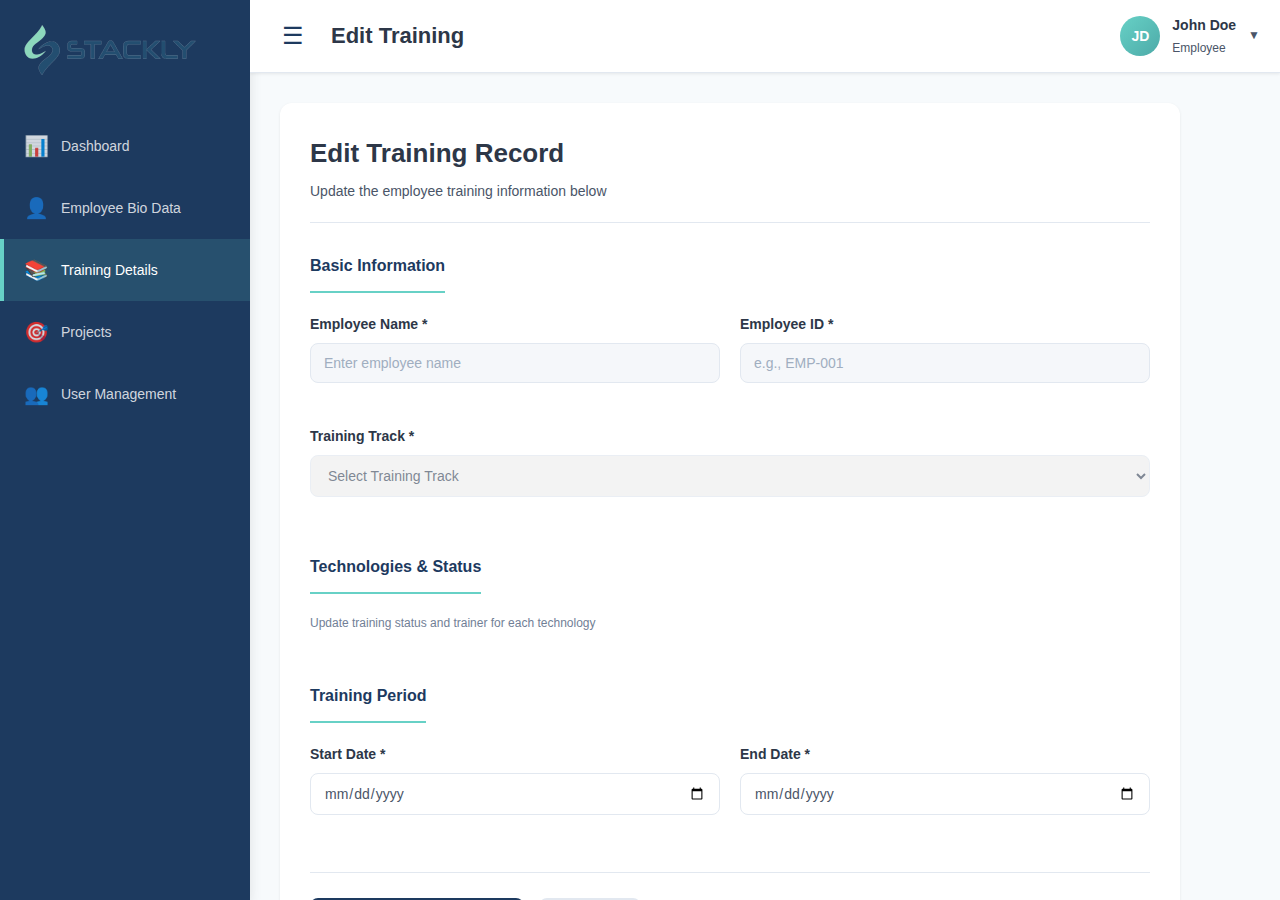
<file: edit_trainee.html>
<!DOCTYPE html>
<html lang="en">
<head>
    <meta charset="UTF-8">
    <meta name="viewport" content="width=device-width, initial-scale=1.0">
    <title>STACKLY - Edit Training</title>
    <link rel="stylesheet" href="styles.css">
</head>
<body class="dashboard-page">
    <div class="dashboard-wrapper">
        
        <!-- Left Sidebar -->
        <aside class="sidebar">
            <div class="sidebar-logo">
                <img src="./logo.png" alt="STACKLY Logo" class="sidebar-logo-image">
            </div>

            <nav class="sidebar-menu">
                <ul>
                    <li><a href="index.html" class="menu-item" data-page="dashboard"><span class="menu-icon">📊</span><span class="menu-text">Dashboard</span></a></li>
                    <li><a href="biodata.html" class="menu-item" data-page="biodata"><span class="menu-icon">👤</span><span class="menu-text">Employee Bio Data</span></a></li>
                    <li><a href="training.html" class="menu-item active" data-page="training"><span class="menu-icon">📚</span><span class="menu-text">Training Details</span></a></li>
                    <li><a href="project.html" class="menu-item" data-page="project"><span class="menu-icon">🎯</span><span class="menu-text">Projects</span></a></li>
                    <li><a href="users_manager.html" class="menu-item" data-page="users"><span class="menu-icon">👥</span><span class="menu-text">User Management</span></a></li>
                </ul>
            </nav>
        </aside>

        <!-- Main Content Area -->
        <div class="main-content">
            
            <!-- Top Navigation Bar -->
            <header class="top-navbar">
                <div class="navbar-left">
                    <button class="sidebar-toggle" onclick="toggleSidebar()">☰</button>
                    <h3 class="page-title">Edit Training</h3>
                </div>
                
                <div class="navbar-right">
                    <div class="profile-dropdown">
                        <div class="profile-circle"><span class="profile-initial">JD</span></div>
                        <div class="profile-info">
                            <p class="profile-name">John Doe</p>
                            <p class="profile-role">Employee</p>
                        </div>
                        <span class="dropdown-arrow">▼</span>
                        <div class="dropdown-menu">
                            <a href="profile.html" class="dropdown-item">View Profile</a>
                            <a href="settings.html" class="dropdown-item">Settings</a>
                            <hr>
                            <a href="login.html" class="dropdown-item logout">Logout</a>
                        </div>
                    </div>
                </div>
            </header>

            <!-- Page Content -->
            <div class="content-area">
                <div class="content-card" style="max-width: 900px;">
                    <div class="card-header">
                        <h2>Edit Training Record</h2>
                        <p class="card-subtitle">Update the employee training information below</p>
                    </div>

                    <form class="biodata-form" id="editTrainingForm" method="POST" action="/api/training/update/">
                        
                        <!-- Training ID (hidden) -->
                        <input type="hidden" id="trainingId" name="training_id">

                        <!-- Basic Information Section -->
                        <div class="form-section">
                            <h3 class="section-title">Basic Information</h3>
                            
                            <div class="form-row">
                                <div class="form-group">
                                    <label for="employeeName">Employee Name *</label>
                                    <input type="text" id="employeeName" name="employee_name" placeholder="Enter employee name" required readonly>
                                </div>
                                <div class="form-group">
                                    <label for="employeeId">Employee ID *</label>
                                    <input type="text" id="employeeId" name="employee_id" placeholder="e.g., EMP-001" required readonly>
                                </div>
                            </div>

                            <div class="form-row">
                                <div class="form-group">
                                    <label for="trainingTrack">Training Track *</label>
                                    <select id="trainingTrack" name="training_track" required onchange="loadTechnologies()" disabled>
                                        <option value="">Select Training Track</option>
                                        <option value="front_end">Front End Developer</option>
                                        <option value="full_stack">Full Stack Developer</option>
                                        <option value="cloud">Cloud Engineer</option>
                                        <option value="data_analyst">Data Analyst</option>
                                    </select>
                                </div>
                            </div>
                        </div>

                        <!-- Technologies Section (Dynamic) -->
                        <div class="form-section">
                            <h3 class="section-title">Technologies & Status</h3>
                            <p style="font-size: 12px; color: #718096; margin-bottom: 15px;">Update training status and trainer for each technology</p>
                            <div id="technologiesContainer" class="technologies-container">
                                <!-- Technologies will be loaded dynamically -->
                            </div>
                        </div>

                        <!-- Training Period -->
                        <div class="form-section">
                            <h3 class="section-title">Training Period</h3>
                            
                            <div class="form-row">
                                <div class="form-group">
                                    <label for="startDate">Start Date *</label>
                                    <input type="date" id="startDate" name="start_date" required>
                                </div>
                                <div class="form-group">
                                    <label for="endDate">End Date *</label>
                                    <input type="date" id="endDate" name="end_date" required>
                                </div>
                            </div>
                        </div>

                        <!-- Form Actions -->
                        <div class="form-actions">
                            <button type="submit" class="btn btn-primary">Update Training Record</button>
                            <a href="training.html" class="btn btn-secondary" style="text-decoration: none; text-align: center;">Cancel</a>
                        </div>
                    </form>
                </div>
            </div>
        </div>
    </div>

    <script>
        // Training Track to Technologies Mapping
        const trackTechnologies = {
            front_end: [
                { name: 'HTML' },
                { name: 'CSS' },
                { name: 'JavaScript' },
                { name: 'React JS' }
            ],
            full_stack: [
                { name: 'HTML' },
                { name: 'CSS' },
                { name: 'JavaScript' },
                { name: 'React JS' },
                { name: 'MongoDB' },
                { name: 'Python' }
            ],
            cloud: [
                { name: 'SQL' },
                { name: 'Python' },
                { name: 'AWS' }
            ],
            data_analyst: [
                { name: 'SQL' },
                { name: 'Python' },
                { name: 'Power BI' },
                { name: 'Tableau' }
            ]
        };

        // Load technologies based on selected training track
        function loadTechnologies() {
            const track = document.getElementById('trainingTrack').value;
            const container = document.getElementById('technologiesContainer');
            container.innerHTML = '';

            if (!track) return;

            const technologies = trackTechnologies[track];
            
            technologies.forEach((tech, index) => {
                const card = document.createElement('div');
                card.className = 'technology-status-card';
                card.innerHTML = `
                    <div class="tech-status-row">
                        <div class="tech-name">${tech.name}</div>
                        <div class="tech-form-group">
                            <select name="tech_status_${index}" class="tech-status-select" required>
                                <option value="">Status</option>
                                <option value="Not Started">Not Started</option>
                                <option value="In Progress">In Progress</option>
                                <option value="Completed">Completed</option>
                                <option value="On Hold">On Hold</option>
                            </select>
                        </div>
                        <div class="tech-form-group">
                            <input type="text" name="tech_trainer_${index}" placeholder="Trainer Name" class="tech-trainer-input">
                        </div>
                    </div>
                `;
                container.appendChild(card);
            });
        }

        // Load training record data (will be populated by Django)
        function loadTrainingRecord() {
            // Get record ID from URL parameter
            const urlParams = new URLSearchParams(window.location.search);
            const recordId = urlParams.get('id');

            if (recordId) {
                document.getElementById('trainingId').value = recordId;
                // Fetch data from Django endpoint
                fetch(`/api/training/${recordId}/`)
                    .then(response => response.json())
                    .then(data => {
                        document.getElementById('employeeName').value = data.employee_name;
                        document.getElementById('employeeId').value = data.employee_id;
                        document.getElementById('trainingTrack').value = data.training_track;
                        document.getElementById('startDate').value = data.start_date;
                        document.getElementById('endDate').value = data.end_date;
                        
                        // Load technologies and pre-populate values
                        loadTechnologies();
                        
                        // Populate technology statuses and trainers
                        data.technologies.forEach((tech, index) => {
                            const statusSelect = document.querySelector(`select[name="tech_status_${index}"]`);
                            const trainerInput = document.querySelector(`input[name="tech_trainer_${index}"]`);
                            
                            if (statusSelect) statusSelect.value = tech.status;
                            if (trainerInput) trainerInput.value = tech.trainer;
                        });
                    })
                    .catch(error => console.error('Error loading record:', error));
            }
        }

        // Load record when page loads
        document.addEventListener('DOMContentLoaded', loadTrainingRecord);

        // Profile dropdown handling
        const profileDropdown = document.querySelector('.profile-dropdown');
        const dropdownMenu = document.querySelector('.dropdown-menu');

        if (profileDropdown) {
            profileDropdown.addEventListener('click', function(e) {
                e.stopPropagation();
                dropdownMenu.classList.toggle('show');
            });
        }

        document.addEventListener('click', function() {
            if (dropdownMenu) {
                dropdownMenu.classList.remove('show');
            }
        });
    </script>
    <script src="./scripts.js"></script>
</body>
</html>
</file>
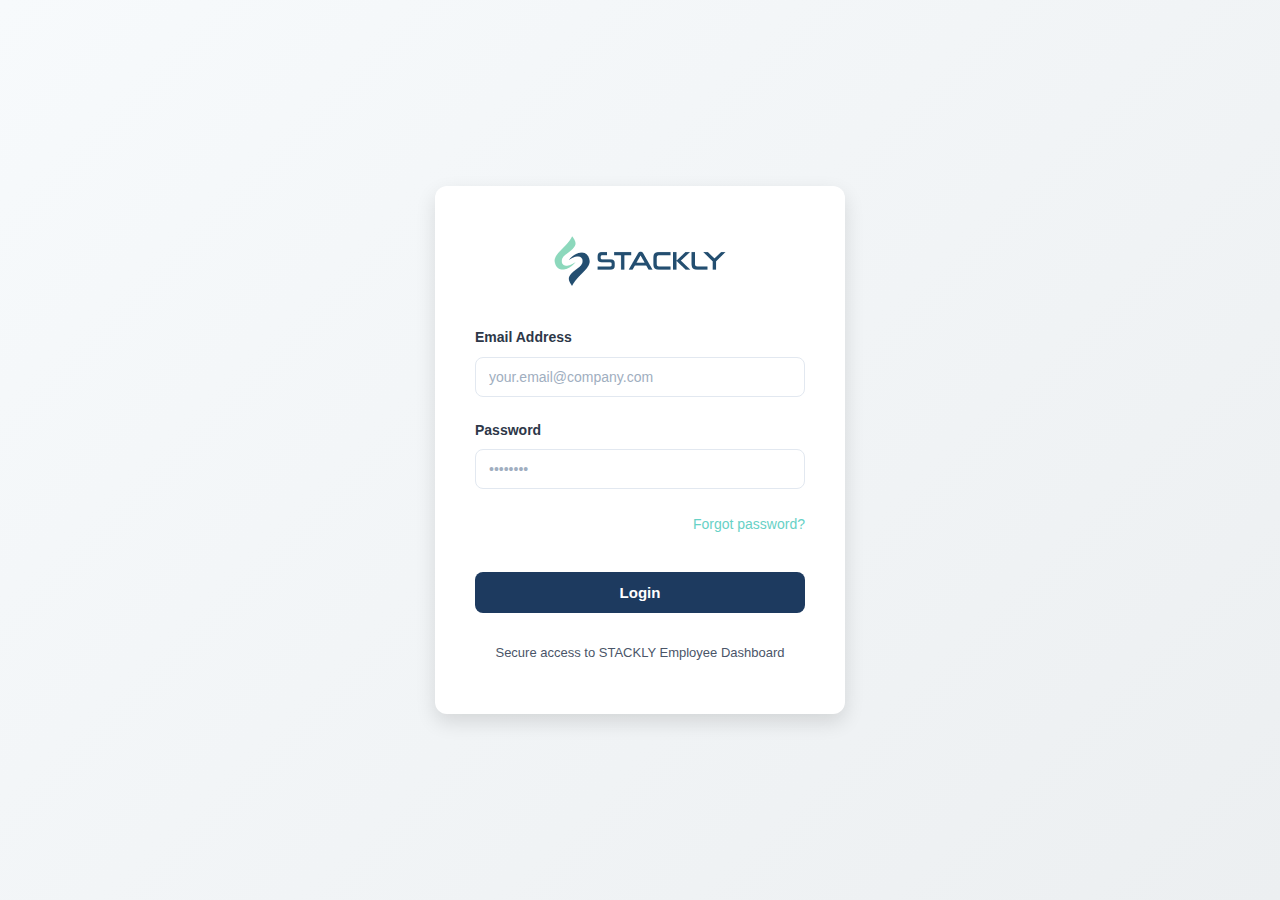
<file: login.html>
<!DOCTYPE html>
<html lang="en">
<head>
    <meta charset="UTF-8">
    <meta name="viewport" content="width=device-width, initial-scale=1.0">
    <title>STACKLY - Login</title>
    <link rel="stylesheet" href="styles.css">
</head>
<body class="login-page">
    <!-- Login Container -->
    <div class="login-container">
        <!-- Login Card -->
        <div class="login-card">
            <!-- Logo (image) -->
            <div class="login-logo">
                <img src="./logo.png" alt="STACKLY Logo" class="logo-image">
            </div>

            <!-- Login Form -->
            <form class="login-form" id="loginForm">
                <div class="form-group">
                    <label for="email">Email Address</label>
                    <input 
                        type="email" 
                        id="email" 
                        name="email" 
                        placeholder="your.email@company.com"
                        required
                    >
                </div>

                <div class="form-group">
                    <label for="password">Password</label>
                    <input 
                        type="password" 
                        id="password" 
                        name="password" 
                        placeholder="••••••••"
                        required
                    >
                </div>

                <!-- Forgot Password Link -->
                <div class="forgot-password">
                    <a href="forgot-password.html" class="forgot-link">Forgot password?</a>
                </div>

                <button type="submit" class="login-btn">Login</button>
            </form>

            <!-- Footer Text -->
            <p class="login-footer">
                Secure access to STACKLY Employee Dashboard
            </p>
        </div>
    </div>

    <script>
        // Handle form submission
        document.getElementById('loginForm').addEventListener('submit', function(e) {
            e.preventDefault();
            // Redirect to dashboard after login
            window.location.href = 'dashboard.html';
        });
    </script>
</body>
</html>
</file>
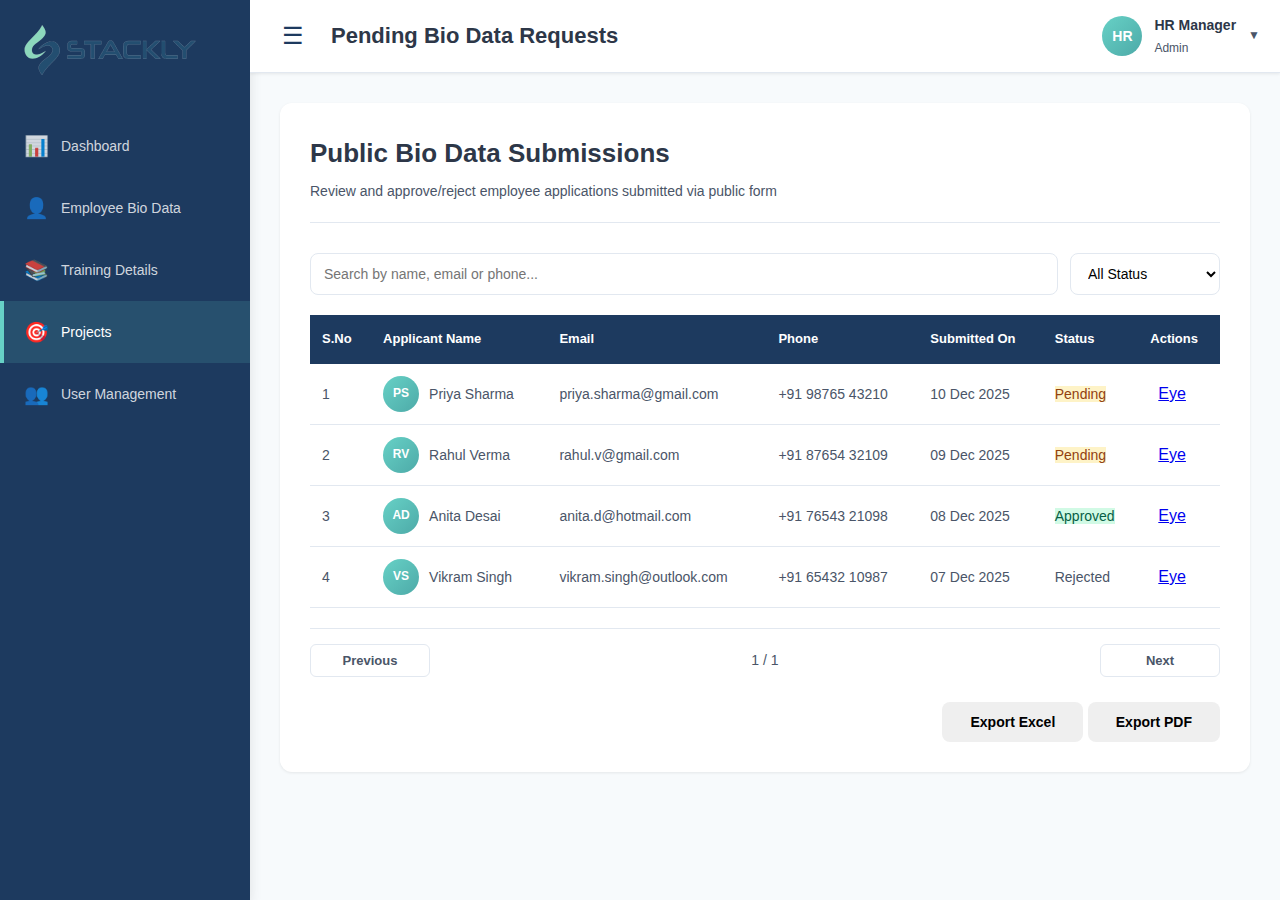
<file: pending_requests.html>
<!DOCTYPE html>
<html lang="en">
<head>
    <meta charset="UTF-8">
    <meta name="viewport" content="width=device-width, initial-scale=1.0">
    <title>Pending Bio Data Requests - STACKLY</title>
    <link rel="stylesheet" href="styles.css">
</head>
<body class="dashboard-page">
    <div class="dashboard-wrapper">
        
        <!-- Left Sidebar -->
        <aside class="sidebar">
            <div class="sidebar-logo">
                <img src="./logo.png" alt="STACKLY Logo" class="sidebar-logo-image">
            </div>
            <nav class="sidebar-menu">
                <ul>
                     <li><a href="index.html" class="menu-item" data-page="dashboard"><span class="menu-icon">📊</span><span class="menu-text">Dashboard</span></a></li>
                    <li><a href="biodata.html" class="menu-item" data-page="biodata"><span class="menu-icon">👤</span><span class="menu-text">Employee Bio Data</span></a></li>
                    <li><a href="training.html" class="menu-item" data-page="training"><span class="menu-icon">📚</span><span class="menu-text">Training Details</span></a></li>
                    <li><a href="project.html" class="menu-item active" data-page="project"><span class="menu-icon">🎯</span><span class="menu-text">Projects</span></a></li>
                    <li><a href="users_manager.html" class="menu-item" data-page="users"><span class="menu-icon">👥</span><span class="menu-text">User Management</span></a></li>
                </ul>
            </nav>
        </aside>

        <!-- Main Content -->
        <div class="main-content">
            <header class="top-navbar">
                <div class="navbar-left">
                    <button class="sidebar-toggle" onclick="toggleSidebar()">☰</button>
                    <h3 class="page-title">Pending Bio Data Requests</h3>
                </div>
                <div class="navbar-right">
                    <div class="profile-dropdown">
                        <div class="profile-circle"><span class="profile-initial">HR</span></div>
                        <div class="profile-info">
                            <p class="profile-name">HR Manager</p>
                            <p class="profile-role">Admin</p>
                        </div>
                        <span class="dropdown-arrow">▼</span>
                        <div class="dropdown-menu">
                            <a href="profile.html" class="dropdown-item">View Profile</a>
                            <a href="settings.html" class="dropdown-item">Settings</a>
                            <hr>
                            <a href="login.html" class="dropdown-item logout">Logout</a>
                        </div>
                    </div>
                </div>
            </header>

            <div class="content-area">
                <div class="content-card">
                    <div class="card-header">
                        <h2>Public Bio Data Submissions</h2>
                        <p class="card-subtitle">Review and approve/reject employee applications submitted via public form</p>
                    </div>

                    <div class="list-controls">
                        <input type="text" id="searchRequests" placeholder="Search by name, email or phone..." class="search-input" onkeyup="searchRequests()">
                        <select id="statusFilter" class="role-filter" onchange="filterRequests()">
                            <option value="">All Status</option>
                            <option value="pending">Pending</option>
                            <option value="approved">Approved</option>
                            <option value="rejected">Rejected</option>
                        </select>
                    </div>

                    <div class="table-container">
                        <div class="table-wrapper">
                            <table class="employees-biodata-table">
                                <thead>
                                    <tr>
                                        <th>S.No</th>
                                        <th>Applicant Name</th>
                                        <th>Email</th>
                                        <th>Phone</th>
                                        <th>Submitted On</th>
                                        <th>Status</th>
                                        <th>Actions</th>
                                    </tr>
                                </thead>
                                <tbody id="requestsTableBody">
                                    <tr data-name="Priya Sharma" data-email="priya.sharma@gmail.com" data-status="pending">
                                        <td>1</td>
                                        <td><div class="user-cell"><div class="user-avatar">PS</div><span>Priya Sharma</span></div></td>
                                        <td>priya.sharma@gmail.com</td>
                                        <td>+91 98765 43210</td>
                                        <td>10 Dec 2025</td>
                                        <td><span class="status-badge pending">Pending</span></td>
                                        <td>
                                            <a href="review_request.html?id=101" class="action-icon-btn" title="Review">Eye</a>
                                        </td>
                                    </tr>
                                    <tr data-name="Rahul Verma" data-email="rahul.v@gmail.com" data-status="pending">
                                        <td>2</td>
                                        <td><div class="user-cell"><div class="user-avatar">RV</div><span>Rahul Verma</span></div></td>
                                        <td>rahul.v@gmail.com</td>
                                        <td>+91 87654 32109</td>
                                        <td>09 Dec 2025</td>
                                        <td><span class="status-badge pending">Pending</span></td>
                                        <td><a href="review_request.html?id=102" class="action-icon-btn" title="Review">Eye</a></td>
                                    </tr>
                                    <tr data-name="Anita Desai" data-email="anita.d@hotmail.com" data-status="approved">
                                        <td>3</td>
                                        <td><div class="user-cell"><div class="user-avatar">AD</div><span>Anita Desai</span></div></td>
                                        <td>anita.d@hotmail.com</td>
                                        <td>+91 76543 21098</td>
                                        <td>08 Dec 2025</td>
                                        <td><span class="status-badge completed">Approved</span></td>
                                        <td><a href="review_request.html?id=103" class="action-icon-btn" title="View">Eye</a></td>
                                    </tr>
                                    <tr data-name="Vikram Singh" data-email="vikram.singh@outlook.com" data-status="rejected">
                                        <td>4</td>
                                        <td><div class="user-cell"><div class="user-avatar">VS</div><span>Vikram Singh</span></div></td>
                                        <td>vikram.singh@outlook.com</td>
                                        <td>+91 65432 10987</td>
                                        <td>07 Dec 2025</td>
                                        <td><span class="status-badge danger">Rejected</span></td>
                                        <td><a href="review_request.html?id=104" class="action-icon-btn" title="View">Eye</a></td>
                                    </tr>
                                </tbody>
                            </table>
                        </div>
                    </div>

                    <div class="table-pagination">
                        <button class="pagination-btn" onclick="prevPage()">Previous</button>
                        <span class="pagination-info"><span class="current-page">1</span> / <span class="total-pages">1</span></span>
                        <button class="pagination-btn" onclick="nextPage()">Next</button>
                    </div>

                    <div class="export-buttons" style="margin-top: 25px; text-align: right;">
                        <button class="btn btn-excel">Export Excel</button>
                        <button class="btn btn-pdf">Export PDF</button>
                    </div>
                </div>
            </div>
        </div>
    </div>

    <script src="./scripts.js"></script>
    <script>
        // Simple client-side search & filter
        function searchRequests() {
            const term = document.getElementById('searchRequests').value.toLowerCase();
            const rows = document.querySelectorAll('#requestsTableBody tr');
            rows.forEach(row => {
                const text = row.textContent.toLowerCase();
                row.style.display = text.includes(term) ? '' : 'none';
            });
        }

        function filterRequests() {
            const status = document.getElementById('statusFilter').value;
            const rows = document.querySelectorAll('#requestsTableBody tr');
            rows.forEach(row => {
                const rowStatus = row.dataset.status;
                row.style.display = (status === '' || rowStatus === status) ? '' : 'none';
            });
        }

        // Profile dropdown
        const profileDropdown = document.querySelector('.profile-dropdown');
        const dropdownMenu = document.querySelector('.dropdown-menu');
        profileDropdown.addEventListener('click', e => { e.stopPropagation(); dropdownMenu.classList.toggle('show'); });
        document.addEventListener('click', () => dropdownMenu.classList.remove('show'));
    </script>
</body>
</html>
</file>
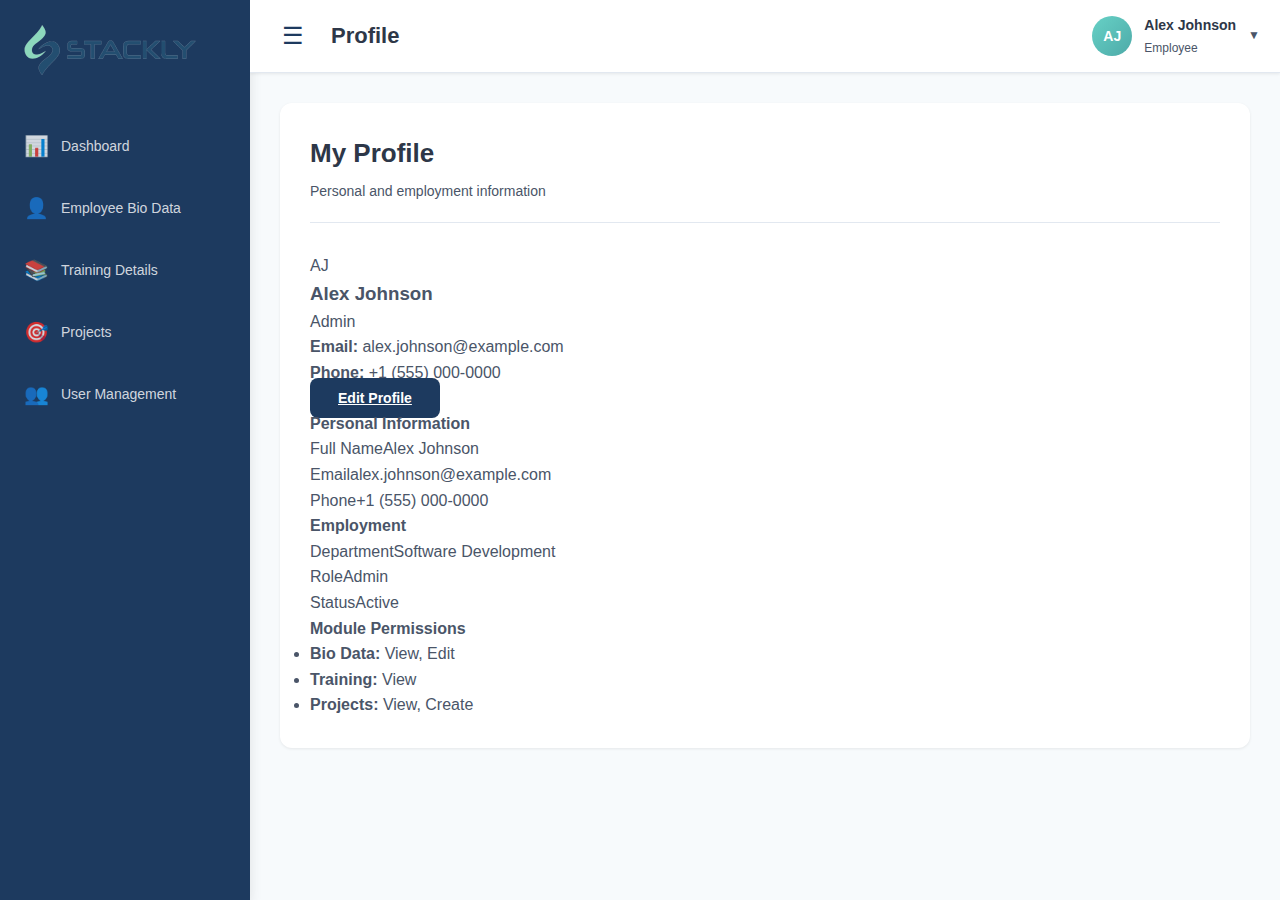
<file: profile.html>
<!doctype html>
<html lang="en">
<head>
  <meta charset="utf-8" />
  <meta name="viewport" content="width=device-width,initial-scale=1" />
  <title>Profile — Employee Dashboard</title>
  <link rel="stylesheet" href="./styles.css">
</head>
<body>
  <div class="dashboard-wrapper">

    <aside class="sidebar">
      <div class="sidebar-logo">
        <img src="./logo.png" class="sidebar-logo-image" alt="STACKLY Logo">
      </div>
      <nav class="sidebar-menu">
        <ul>
          <li><a href="index.html" class="menu-item"><span class="menu-icon">📊</span><span class="menu-text">Dashboard</span></a></li>
          <li><a href="biodata.html" class="menu-item"><span class="menu-icon">👤</span><span class="menu-text">Employee Bio Data</span></a></li>
          <li><a href="training.html" class="menu-item"><span class="menu-icon">📚</span><span class="menu-text">Training Details</span></a></li>
          <li><a href="project.html" class="menu-item"><span class="menu-icon">🎯</span><span class="menu-text">Projects</span></a></li>
          <li><a href="users_manager.html" class="menu-item"><span class="menu-icon">👥</span><span class="menu-text">User Management</span></a></li>
        </ul>
      </nav>
    </aside>

    <div class="main-content">
      <header class="top-navbar">
        <div class="navbar-left">
          <button class="sidebar-toggle" onclick="toggleSidebar()">☰</button>
          <h3 class="page-title">Profile</h3>
        </div>
        <div class="navbar-right">
          <div class="profile-dropdown">
            <div class="profile-circle"><span class="profile-initial">AJ</span></div>
            <div class="profile-info"><p class="profile-name">Alex Johnson</p><p class="profile-role">Employee</p></div>
            <span class="dropdown-arrow">▼</span>
            <div class="dropdown-menu">
              <a href="profile.html" class="dropdown-item">View Profile</a>
              <a href="settings.html" class="dropdown-item">Settings</a>
              <hr>
              <a href="login.html" class="dropdown-item logout">Logout</a>
            </div>
          </div>
        </div>
      </header>

      <div class="content-area">
        <div class="content-card card-lg profile-v2">

          <div class="card-header">
            <h2>My Profile</h2>
            <p class="card-subtitle">Personal and employment information</p>
          </div>

          <div class="profile-v2-grid">
            <div class="profile-v2-left">
              <div class="avatar-xl">AJ</div>
              <h3 class="pv-name">Alex Johnson</h3>
              <p class="pv-role">Admin</p>
              <div class="pv-contact">
                <p class="pv-item"><strong>Email:</strong> alex.johnson@example.com</p>
                <p class="pv-item"><strong>Phone:</strong> +1 (555) 000-0000</p>
              </div>
              <div class="pv-actions">
                <a href="edit_profile.html" class="btn btn-primary">Edit Profile</a>
              </div>
            </div>

            <div class="profile-v2-right">
              <div class="pv-section">
                <h4>Personal Information</h4>
                <div class="pv-row"><span>Full Name</span><span>Alex Johnson</span></div>
                <div class="pv-row"><span>Email</span><span>alex.johnson@example.com</span></div>
                <div class="pv-row"><span>Phone</span><span>+1 (555) 000-0000</span></div>
              </div>

              <div class="pv-section">
                <h4>Employment</h4>
                <div class="pv-row"><span>Department</span><span>Software Development</span></div>
                <div class="pv-row"><span>Role</span><span>Admin</span></div>
                <div class="pv-row"><span>Status</span><span>Active</span></div>
               
              </div>

              <div class="pv-section">
                <h4>Module Permissions</h4>
                <ul class="permission-list">
                  <li><strong>Bio Data:</strong> View, Edit</li>
                  <li><strong>Training:</strong> View</li>
                  <li><strong>Projects:</strong> View, Create</li>
                </ul>
              </div>
            </div>
          </div>

        </div>
      </div>
    </div>
  </div>

  <script src="./scripts.js"></script>
  <script>
    document.addEventListener('DOMContentLoaded', function(){
      const pd = document.querySelector('.profile-dropdown');
      if(pd){
        const menu = pd.querySelector('.dropdown-menu');
        pd.addEventListener('click', function(e){ e.stopPropagation(); menu.classList.toggle('show'); });
        document.addEventListener('click', function(){ menu.classList.remove('show'); });
      }
    });
  </script>
</body>
</html>
</file>
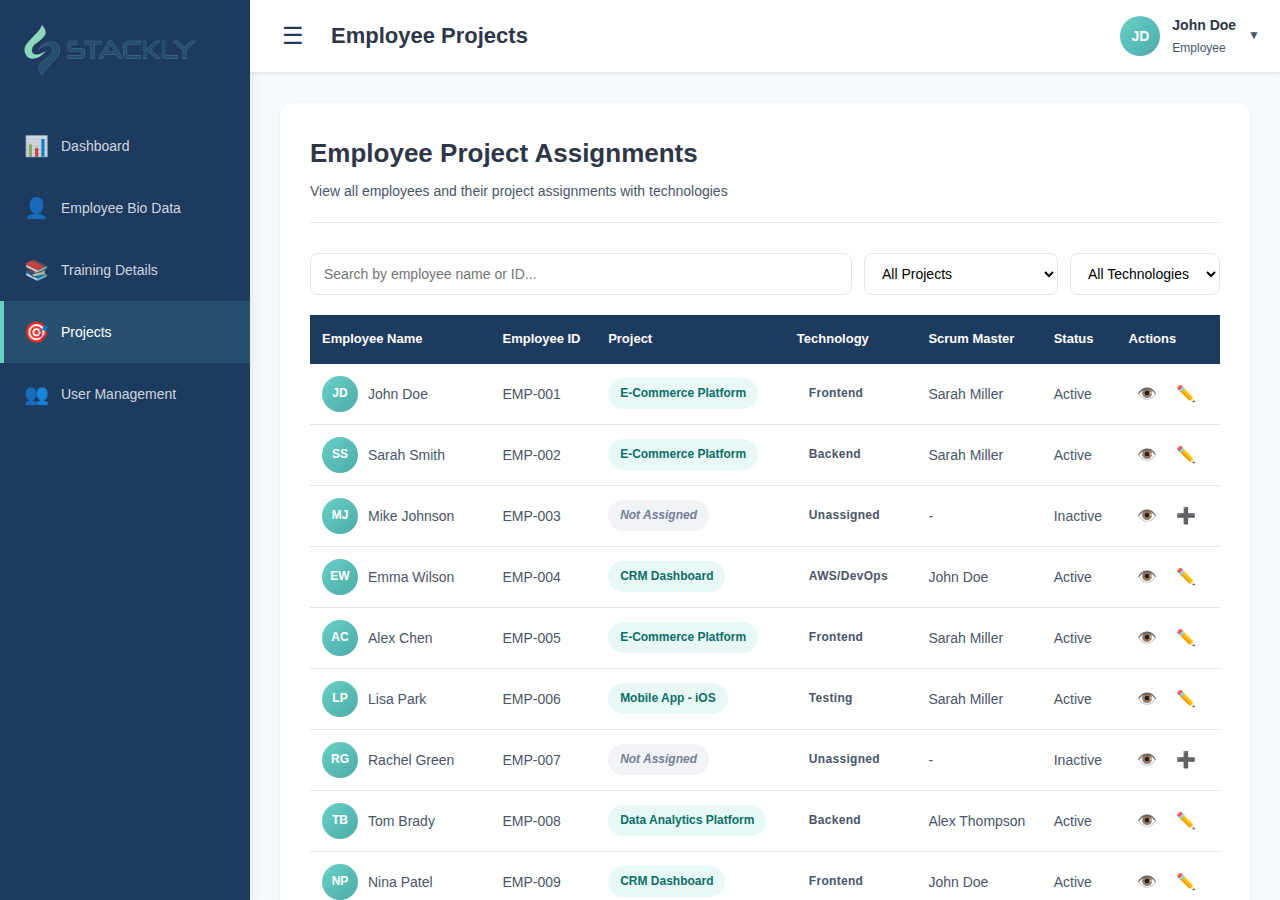
<file: project.html>
<!DOCTYPE html>
<html lang="en">
<head>
    <meta charset="UTF-8">
    <meta name="viewport" content="width=device-width, initial-scale=1.0">
    <title>STACKLY - Employee Projects</title>
    <link rel="stylesheet" href="styles.css">
</head>
<body class="dashboard-page">
    <div class="dashboard-wrapper">
        
        <!-- Left Sidebar -->
        <aside class="sidebar">
            <div class="sidebar-logo">
                <img src="./logo.png" alt="STACKLY Logo" class="sidebar-logo-image">
            </div>

            <nav class="sidebar-menu">
                <ul>
                    <li><a href="index.html" class="menu-item" data-page="dashboard"><span class="menu-icon">📊</span><span class="menu-text">Dashboard</span></a></li>
                    <li><a href="biodata.html" class="menu-item" data-page="biodata"><span class="menu-icon">👤</span><span class="menu-text">Employee Bio Data</span></a></li>
                    <li><a href="training.html" class="menu-item" data-page="training"><span class="menu-icon">📚</span><span class="menu-text">Training Details</span></a></li>
                    <li><a href="project.html" class="menu-item active" data-page="project"><span class="menu-icon">🎯</span><span class="menu-text">Projects</span></a></li>
                    <li><a href="users_manager.html" class="menu-item" data-page="users"><span class="menu-icon">👥</span><span class="menu-text">User Management</span></a></li>
                </ul>
            </nav>
        </aside>

        <!-- Main Content Area -->
        <div class="main-content">
            
            <!-- Top Navigation Bar -->
            <header class="top-navbar">
                <div class="navbar-left">
                    <button class="sidebar-toggle" onclick="toggleSidebar()">☰</button>
                    <h3 class="page-title">Employee Projects</h3>
                </div>
                
                <div class="navbar-right">
                    <div class="profile-dropdown">
                        <div class="profile-circle"><span class="profile-initial">JD</span></div>
                        <div class="profile-info">
                            <p class="profile-name">John Doe</p>
                            <p class="profile-role">Employee</p>
                        </div>
                        <span class="dropdown-arrow">▼</span>
                        <div class="dropdown-menu">
                            <a href="profile.html" class="dropdown-item">View Profile</a>
                            <a href="settings.html" class="dropdown-item">Settings</a>
                            <hr>
                            <a href="login.html" class="dropdown-item logout">Logout</a>
                        </div>
                    </div>
                </div>
            </header>

            <!-- Page Content -->
            <div class="content-area">

                <!-- Employees & Projects Table Section -->
                <div class="content-card">
                    <div class="card-header">
                        <h2>Employee Project Assignments</h2>
                        <p class="card-subtitle">View all employees and their project assignments with technologies</p>
                    </div>

                    <!-- Search and Filters -->
                    <div class="list-controls">
                        <input type="text" id="searchEmployees" placeholder="Search by employee name or ID..." class="search-input" onkeyup="searchEmployeesTable()">
                        <select id="projectFilter" class="role-filter" onchange="filterByProject()">
                            <option value="">All Projects</option>
                            <option value="E-Commerce Platform">E-Commerce Platform</option>
                            <option value="CRM Dashboard">CRM Dashboard</option>
                            <option value="Mobile App - iOS">Mobile App - iOS</option>
                            <option value="Data Analytics Platform">Data Analytics Platform</option>
                        </select>
                        <select id="technologyFilter" class="role-filter" onchange="filterByTechnology()">
                            <option value="">All Technologies</option>
                            <option value="Frontend">Frontend</option>
                            <option value="Backend">Backend</option>
                            <option value="Testing">Testing</option>
                            <option value="AWS">AWS/DevOps</option>
                            <option value="QA">QA</option>
                        </select>
                    </div>

                    <!-- Employees Table -->
                    <div class="table-container">
                        <div class="table-wrapper">
                        <table class="employees-all-table">
                            <thead>
                                <tr>
                                    <th>Employee Name</th>
                                    <th>Employee ID</th>
                                    <th>Project</th>
                                    <th>Technology</th>
                                    <th>Scrum Master</th>
                                    <th>Status</th>
                                    <th>Actions</th>
                                </tr>
                            </thead>
                            <tbody id="employeesAllTableBody">
                                <!-- Employee 1 - Assigned -->
                                <tr data-employee-name="John Doe" data-employee-id="EMP-001" data-project="E-Commerce Platform" data-technology="Frontend">
                                    <td>
                                        <div class="user-cell">
                                            <div class="user-avatar">JD</div>
                                            <span>John Doe</span>
                                        </div>
                                    </td>
                                    <td>EMP-001</td>
                                    <td>
                                        <span class="project-badge">E-Commerce Platform</span>
                                    </td>
                                    <td><span class="role-badge frontend">Frontend</span></td>
                                    <td>Sarah Miller</td>
                                    <td><span class="status-badge active">Active</span></td>
                                    <td>
                                        <button class="action-icon-btn" title="View">👁️</button>
                                        <button class="action-icon-btn" title="Edit">✏️</button>
                                    </td>
                                </tr>

                                <!-- Employee 2 - Assigned -->
                                <tr data-employee-name="Sarah Smith" data-employee-id="EMP-002" data-project="E-Commerce Platform" data-technology="Backend">
                                    <td>
                                        <div class="user-cell">
                                            <div class="user-avatar">SS</div>
                                            <span>Sarah Smith</span>
                                        </div>
                                    </td>
                                    <td>EMP-002</td>
                                    <td>
                                        <span class="project-badge">E-Commerce Platform</span>
                                    </td>
                                    <td><span class="role-badge backend">Backend</span></td>
                                    <td>Sarah Miller</td>
                                    <td><span class="status-badge active">Active</span></td>
                                    <td>
                                        <button class="action-icon-btn" title="View">👁️</button>
                                        <button class="action-icon-btn" title="Edit">✏️</button>
                                    </td>
                                </tr>

                                <!-- Employee 3 - Not Assigned -->
                                <tr data-employee-name="Mike Johnson" data-employee-id="EMP-003" data-project="Not Assigned" data-technology="Not Assigned">
                                    <td>
                                        <div class="user-cell">
                                            <div class="user-avatar">MJ</div>
                                            <span>Mike Johnson</span>
                                        </div>
                                    </td>
                                    <td>EMP-003</td>
                                    <td>
                                        <span class="project-badge unassigned">Not Assigned</span>
                                    </td>
                                    <td><span class="role-badge">Unassigned</span></td>
                                    <td>-</td>
                                    <td><span class="status-badge inactive">Inactive</span></td>
                                    <td>
                                        <button class="action-icon-btn" title="View">👁️</button>
                                        <button class="action-icon-btn" title="Assign">➕</button>
                                    </td>
                                </tr>

                                <!-- Employee 4 - Assigned -->
                                <tr data-employee-name="Emma Wilson" data-employee-id="EMP-004" data-project="CRM Dashboard" data-technology="AWS">
                                    <td>
                                        <div class="user-cell">
                                            <div class="user-avatar">EW</div>
                                            <span>Emma Wilson</span>
                                        </div>
                                    </td>
                                    <td>EMP-004</td>
                                    <td>
                                        <span class="project-badge">CRM Dashboard</span>
                                    </td>
                                    <td><span class="role-badge aws">AWS/DevOps</span></td>
                                    <td>John Doe</td>
                                    <td><span class="status-badge active">Active</span></td>
                                    <td>
                                        <button class="action-icon-btn" title="View">👁️</button>
                                        <button class="action-icon-btn" title="Edit">✏️</button>
                                    </td>
                                </tr>

                                <!-- Employee 5 - Assigned -->
                                <tr data-employee-name="Alex Chen" data-employee-id="EMP-005" data-project="E-Commerce Platform" data-technology="Frontend">
                                    <td>
                                        <div class="user-cell">
                                            <div class="user-avatar">AC</div>
                                            <span>Alex Chen</span>
                                        </div>
                                    </td>
                                    <td>EMP-005</td>
                                    <td>
                                        <span class="project-badge">E-Commerce Platform</span>
                                    </td>
                                    <td><span class="role-badge frontend">Frontend</span></td>
                                    <td>Sarah Miller</td>
                                    <td><span class="status-badge active">Active</span></td>
                                    <td>
                                        <button class="action-icon-btn" title="View">👁️</button>
                                        <button class="action-icon-btn" title="Edit">✏️</button>
                                    </td>
                                </tr>

                                <!-- Employee 6 - Assigned -->
                                <tr data-employee-name="Lisa Park" data-employee-id="EMP-006" data-project="Mobile App - iOS" data-technology="Testing">
                                    <td>
                                        <div class="user-cell">
                                            <div class="user-avatar">LP</div>
                                            <span>Lisa Park</span>
                                        </div>
                                    </td>
                                    <td>EMP-006</td>
                                    <td>
                                        <span class="project-badge">Mobile App - iOS</span>
                                    </td>
                                    <td><span class="role-badge testing">Testing</span></td>
                                    <td>Sarah Miller</td>
                                    <td><span class="status-badge active">Active</span></td>
                                    <td>
                                        <button class="action-icon-btn" title="View">👁️</button>
                                        <button class="action-icon-btn" title="Edit">✏️</button>
                                    </td>
                                </tr>

                                <!-- Employee 7 - Not Assigned -->
                                <tr data-employee-name="Rachel Green" data-employee-id="EMP-007" data-project="Not Assigned" data-technology="Not Assigned">
                                    <td>
                                        <div class="user-cell">
                                            <div class="user-avatar">RG</div>
                                            <span>Rachel Green</span>
                                        </div>
                                    </td>
                                    <td>EMP-007</td>
                                    <td>
                                        <span class="project-badge unassigned">Not Assigned</span>
                                    </td>
                                    <td><span class="role-badge">Unassigned</span></td>
                                    <td>-</td>
                                    <td><span class="status-badge inactive">Inactive</span></td>
                                    <td>
                                        <button class="action-icon-btn" title="View">👁️</button>
                                        <button class="action-icon-btn" title="Assign">➕</button>
                                    </td>
                                </tr>

                                <!-- Employee 8 - Assigned -->
                                <tr data-employee-name="Tom Brady" data-employee-id="EMP-008" data-project="Data Analytics Platform" data-technology="Backend">
                                    <td>
                                        <div class="user-cell">
                                            <div class="user-avatar">TB</div>
                                            <span>Tom Brady</span>
                                        </div>
                                    </td>
                                    <td>EMP-008</td>
                                    <td>
                                        <span class="project-badge">Data Analytics Platform</span>
                                    </td>
                                    <td><span class="role-badge backend">Backend</span></td>
                                    <td>Alex Thompson</td>
                                    <td><span class="status-badge active">Active</span></td>
                                    <td>
                                        <button class="action-icon-btn" title="View">👁️</button>
                                        <button class="action-icon-btn" title="Edit">✏️</button>
                                    </td>
                                </tr>

                                <!-- Employee 9 - Assigned -->
                                <tr data-employee-name="Nina Patel" data-employee-id="EMP-009" data-project="CRM Dashboard" data-technology="Frontend">
                                    <td>
                                        <div class="user-cell">
                                            <div class="user-avatar">NP</div>
                                            <span>Nina Patel</span>
                                        </div>
                                    </td>
                                    <td>EMP-009</td>
                                    <td>
                                        <span class="project-badge">CRM Dashboard</span>
                                    </td>
                                    <td><span class="role-badge frontend">Frontend</span></td>
                                    <td>John Doe</td>
                                    <td><span class="status-badge active">Active</span></td>
                                    <td>
                                        <button class="action-icon-btn" title="View">👁️</button>
                                        <button class="action-icon-btn" title="Edit">✏️</button>
                                    </td>
                                </tr>

                                <!-- Employee 10 - Assigned -->
                                <tr data-employee-name="Chris Lee" data-employee-id="EMP-010" data-project="E-Commerce Platform" data-technology="Testing">
                                    <td>
                                        <div class="user-cell">
                                            <div class="user-avatar">CL</div>
                                            <span>Chris Lee</span>
                                        </div>
                                    </td>
                                    <td>EMP-010</td>
                                    <td>
                                        <span class="project-badge">E-Commerce Platform</span>
                                    </td>
                                    <td><span class="role-badge testing">Testing</span></td>
                                    <td>Sarah Miller</td>
                                    <td><span class="status-badge active">Active</span></td>
                                    <td>
                                        <button class="action-icon-btn" title="View">👁️</button>
                                        <button class="action-icon-btn" title="Edit">✏️</button>
                                    </td>
                                </tr>

                                <!-- Employee 11 -->
                                <tr data-employee-name="David Kumar" data-employee-id="EMP-011" data-project="Not Assigned" data-technology="Not Assigned">
                                    <td>
                                        <div class="user-cell">
                                            <div class="user-avatar">DK</div>
                                            <span>David Kumar</span>
                                        </div>
                                    </td>
                                    <td>EMP-011</td>
                                    <td>
                                        <span class="project-badge unassigned">Not Assigned</span>
                                    </td>
                                    <td><span class="role-badge">Unassigned</span></td>
                                    <td>-</td>
                                    <td><span class="status-badge inactive">Inactive</span></td>
                                    <td>
                                        <button class="action-icon-btn" title="View">👁️</button>
                                        <button class="action-icon-btn" title="Assign">➕</button>
                                    </td>
                                </tr>

                                <!-- Employee 12 -->
                                <tr data-employee-name="Emily Brown" data-employee-id="EMP-012" data-project="Mobile App - iOS" data-technology="Frontend">
                                    <td>
                                        <div class="user-cell">
                                            <div class="user-avatar">EB</div>
                                            <span>Emily Brown</span>
                                        </div>
                                    </td>
                                    <td>EMP-012</td>
                                    <td>
                                        <span class="project-badge">Mobile App - iOS</span>
                                    </td>
                                    <td><span class="role-badge frontend">Frontend</span></td>
                                    <td>Sarah Miller</td>
                                    <td><span class="status-badge active">Active</span></td>
                                    <td>
                                        <button class="action-icon-btn" title="View">👁️</button>
                                        <button class="action-icon-btn" title="Edit">✏️</button>
                                    </td>
                                </tr>

                                <!-- Employee 13 -->
                                <tr data-employee-name="Michael Wilson" data-employee-id="EMP-013" data-project="CRM Dashboard" data-technology="Backend">
                                    <td>
                                        <div class="user-cell">
                                            <div class="user-avatar">MW</div>
                                            <span>Michael Wilson</span>
                                        </div>
                                    </td>
                                    <td>EMP-013</td>
                                    <td>
                                        <span class="project-badge">CRM Dashboard</span>
                                    </td>
                                    <td><span class="role-badge backend">Backend</span></td>
                                    <td>John Doe</td>
                                    <td><span class="status-badge active">Active</span></td>
                                    <td>
                                        <button class="action-icon-btn" title="View">👁️</button>
                                        <button class="action-icon-btn" title="Edit">✏️</button>
                                    </td>
                                </tr>

                                <!-- Employee 14 -->
                                <tr data-employee-name="Sophie Turner" data-employee-id="EMP-014" data-project="Data Analytics Platform" data-technology="Frontend">
                                    <td>
                                        <div class="user-cell">
                                            <div class="user-avatar">ST</div>
                                            <span>Sophie Turner</span>
                                        </div>
                                    </td>
                                    <td>EMP-014</td>
                                    <td>
                                        <span class="project-badge">Data Analytics Platform</span>
                                    </td>
                                    <td><span class="role-badge frontend">Frontend</span></td>
                                    <td>Alex Thompson</td>
                                    <td><span class="status-badge active">Active</span></td>
                                    <td>
                                        <button class="action-icon-btn" title="View">👁️</button>
                                        <button class="action-icon-btn" title="Edit">✏️</button>
                                    </td>
                                </tr>

                                <!-- Employee 15 -->
                                <tr data-employee-name="James Anderson" data-employee-id="EMP-015" data-project="E-Commerce Platform" data-technology="Backend">
                                    <td>
                                        <div class="user-cell">
                                            <div class="user-avatar">JA</div>
                                            <span>James Anderson</span>
                                        </div>
                                    </td>
                                    <td>EMP-015</td>
                                    <td>
                                        <span class="project-badge">E-Commerce Platform</span>
                                    </td>
                                    <td><span class="role-badge backend">Backend</span></td>
                                    <td>Sarah Miller</td>
                                    <td><span class="status-badge active">Active</span></td>
                                    <td>
                                        <button class="action-icon-btn" title="View">👁️</button>
                                        <button class="action-icon-btn" title="Edit">✏️</button>
                                    </td>
                                </tr>

                                <!-- Employee 16 -->
                                <tr data-employee-name="Olivia Martinez" data-employee-id="EMP-016" data-project="Not Assigned" data-technology="Not Assigned">
                                    <td>
                                        <div class="user-cell">
                                            <div class="user-avatar">OM</div>
                                            <span>Olivia Martinez</span>
                                        </div>
                                    </td>
                                    <td>EMP-016</td>
                                    <td>
                                        <span class="project-badge unassigned">Not Assigned</span>
                                    </td>
                                    <td><span class="role-badge">Unassigned</span></td>
                                    <td>-</td>
                                    <td><span class="status-badge inactive">Inactive</span></td>
                                    <td>
                                        <button class="action-icon-btn" title="View">👁️</button>
                                        <button class="action-icon-btn" title="Assign">➕</button>
                                    </td>
                                </tr>

                                <!-- Employee 17 -->
                                <tr data-employee-name="Kevin White" data-employee-id="EMP-017" data-project="Mobile App - iOS" data-technology="Backend">
                                    <td>
                                        <div class="user-cell">
                                            <div class="user-avatar">KW</div>
                                            <span>Kevin White</span>
                                        </div>
                                    </td>
                                    <td>EMP-017</td>
                                    <td>
                                        <span class="project-badge">Mobile App - iOS</span>
                                    </td>
                                    <td><span class="role-badge backend">Backend</span></td>
                                    <td>Sarah Miller</td>
                                    <td><span class="status-badge active">Active</span></td>
                                    <td>
                                        <button class="action-icon-btn" title="View">👁️</button>
                                        <button class="action-icon-btn" title="Edit">✏️</button>
                                    </td>
                                </tr>

                                <!-- Employee 18 -->
                                <tr data-employee-name="Jessica Taylor" data-employee-id="EMP-018" data-project="CRM Dashboard" data-technology="QA">
                                    <td>
                                        <div class="user-cell">
                                            <div class="user-avatar">JT</div>
                                            <span>Jessica Taylor</span>
                                        </div>
                                    </td>
                                    <td>EMP-018</td>
                                    <td>
                                        <span class="project-badge">CRM Dashboard</span>
                                    </td>
                                    <td><span class="role-badge qa">QA</span></td>
                                    <td>John Doe</td>
                                    <td><span class="status-badge active">Active</span></td>
                                    <td>
                                        <button class="action-icon-btn" title="View">👁️</button>
                                        <button class="action-icon-btn" title="Edit">✏️</button>
                                    </td>
                                </tr>

                                <!-- Employee 19 -->
                                <tr data-employee-name="Daniel Garcia" data-employee-id="EMP-019" data-project="Data Analytics Platform" data-technology="AWS">
                                    <td>
                                        <div class="user-cell">
                                            <div class="user-avatar">DG</div>
                                            <span>Daniel Garcia</span>
                                        </div>
                                    </td>
                                    <td>EMP-019</td>
                                    <td>
                                        <span class="project-badge">Data Analytics Platform</span>
                                    </td>
                                    <td><span class="role-badge aws">AWS/DevOps</span></td>
                                    <td>Alex Thompson</td>
                                    <td><span class="status-badge active">Active</span></td>
                                    <td>
                                        <button class="action-icon-btn" title="View">👁️</button>
                                        <button class="action-icon-btn" title="Edit">✏️</button>
                                    </td>
                                </tr>

                                <!-- Employee 20 -->
                                <tr data-employee-name="Amanda Lewis" data-employee-id="EMP-020" data-project="E-Commerce Platform" data-technology="QA">
                                    <td>
                                        <div class="user-cell">
                                            <div class="user-avatar">AL</div>
                                            <span>Amanda Lewis</span>
                                        </div>
                                    </td>
                                    <td>EMP-020</td>
                                    <td>
                                        <span class="project-badge">E-Commerce Platform</span>
                                    </td>
                                    <td><span class="role-badge qa">QA</span></td>
                                    <td>Sarah Miller</td>
                                    <td><span class="status-badge active">Active</span></td>
                                    <td>
                                        <button class="action-icon-btn" title="View">👁️</button>
                                        <button class="action-icon-btn" title="Edit">✏️</button>
                                    </td>
                                </tr>
                            </tbody>
                        </table>
                        </div>
                    </div>

                    <!-- Pagination -->
                    <div class="table-pagination">
                        <button class="pagination-btn" onclick="previousPageEmployees()">← Previous</button>
                        <span class="pagination-info"><span class="current-page">1</span> / <span class="total-pages">1</span></span>
                        <button class="pagination-btn" onclick="nextPageEmployees()">Next →</button>
                    </div>

                    <div class="export-buttons" style="margin-top: 25px; text-align: right;">
    <button class="btn btn-excel" style="
        padding: 10px 18px;
        background-color: #2e7d32;
        color: white;
        border: none;
        border-radius: 6px;
        cursor: pointer;
        margin-right: 10px;
        margin-bottom:5px;
    ">
        📄 Export Excel
    </button>

    <button class="btn btn-pdf" style="
        padding: 10px 18px;
        background-color: #c62828;
        color: white;
        border: none;
        border-radius: 6px;
        cursor: pointer;
    ">
        📕 Export PDF
    </button>
</div>
                </div>

                <!-- Projects Card Views Section -->
                <div style="margin-top: 40px;">
                    <div class="content-card" style="margin-bottom: 0;">
                        <div class="card-header">
                            <h2>Projects Overview</h2>
                            <p class="card-subtitle">View all projects and their team members</p>
                        </div>
                    </div>

                    <!-- Projects Grid -->
                    <div class="projects-grid" style="margin-top: 20px;">
                        
                        <!-- Project Card 1 -->
                        <div class="project-card">
                            <div class="project-header">
                                <h3 class="project-title">E-Commerce Platform</h3>
                                <span class="project-status active">Active</span>
                            </div>
                            
                            <p class="project-desc">Build a full-stack e-commerce application with payment integration</p>
                            
                            <div class="project-details">
                                <div class="detail-row">
                                    <span class="detail-label">Project ID:</span>
                                    <span class="detail-value">PRJ-2024-001</span>
                                </div>
                                <div class="detail-row">
                                    <span class="detail-label">Client:</span>
                                    <span class="detail-value">TechRetail Inc</span>
                                </div>
                                <div class="detail-row">
                                    <span class="detail-label">Team Size:</span>
                                    <span class="detail-value">5 Members</span>
                                </div>
                                <div class="detail-row">
                                    <span class="detail-label">Scrum Master:</span>
                                    <span class="detail-value">Sarah Miller</span>
                                </div>
                            </div>

                            <div class="team-section">
                                <h4>Team Members</h4>
                                <div class="team-avatars">
                                    <div class="team-avatar" title="John Doe">JD</div>
                                    <div class="team-avatar" title="Sarah Smith">SS</div>
                                    <div class="team-avatar" title="Alex Chen">AC</div>
                                    <div class="team-avatar" title="Chris Lee">CL</div>
                                    <div class="team-avatar" title="Amanda Lewis">AL</div>
                                </div>
                            </div>

                            <div class="progress-section">
                                <div class="progress-header">
                                    <span>Overall Progress</span>
                                    <span class="progress-percent">60%</span>
                                </div>
                                <div class="progress-bar">
                                    <div class="progress-fill" style="width: 60%;"></div>
                                </div>
                            </div>

                            <div class="technology-section">
                                <h4>Tech Stack</h4>
                                <div class="tech-tags">
                                    <span class="tech-tag">React JS</span>
                                    <span class="tech-tag">Node.js</span>
                                    <span class="tech-tag">MongoDB</span>
                                </div>
                            </div>

                            <div class="project-actions">
                                <button class="action-btn-project" onclick="viewProjectDetails('PRJ-2024-001')">View Details</button>
                            </div>
                        </div>

                        <!-- Project Card 2 -->
                        <div class="project-card">
                            <div class="project-header">
                                <h3 class="project-title">CRM Dashboard</h3>
                                <span class="project-status completed">Completed</span>
                            </div>
                            
                            <p class="project-desc">Customer relationship management dashboard with analytics</p>
                            
                            <div class="project-details">
                                <div class="detail-row">
                                    <span class="detail-label">Project ID:</span>
                                    <span class="detail-value">PRJ-2024-002</span>
                                </div>
                                <div class="detail-row">
                                    <span class="detail-label">Client:</span>
                                    <span class="detail-value">Global Solutions Ltd</span>
                                </div>
                                <div class="detail-row">
                                    <span class="detail-label">Team Size:</span>
                                    <span class="detail-value">4 Members</span>
                                </div>
                                <div class="detail-row">
                                    <span class="detail-label">Scrum Master:</span>
                                    <span class="detail-value">John Doe</span>
                                </div>
                            </div>

                            <div class="team-section">
                                <h4>Team Members</h4>
                                <div class="team-avatars">
                                    <div class="team-avatar" title="Emma Wilson">EW</div>
                                    <div class="team-avatar" title="Nina Patel">NP</div>
                                    <div class="team-avatar" title="Michael Wilson">MW</div>
                                    <div class="team-avatar" title="Jessica Taylor">JT</div>
                                </div>
                            </div>

                            <div class="progress-section">
                                <div class="progress-header">
                                    <span>Overall Progress</span>
                                    <span class="progress-percent">100%</span>
                                </div>
                                <div class="progress-bar">
                                    <div class="progress-fill" style="width: 100%;"></div>
                                </div>
                            </div>

                            <div class="technology-section">
                                <h4>Tech Stack</h4>
                                <div class="tech-tags">
                                    <span class="tech-tag">Vue.js</span>
                                    <span class="tech-tag">Python</span>
                                    <span class="tech-tag">PostgreSQL</span>
                                </div>
                            </div>

                            <div class="project-actions">
                                <button class="action-btn-project" onclick="viewProjectDetails('PRJ-2024-002')">View Details</button>
                            </div>
                        </div>

                        <!-- Project Card 3 -->
                        <div class="project-card">
                            <div class="project-header">
                                <h3 class="project-title">Mobile App - iOS</h3>
                                <span class="project-status active">Active</span>
                            </div>
                            
                            <p class="project-desc">Native iOS mobile application with real-time notifications</p>
                            
                            <div class="project-details">
                                <div class="detail-row">
                                    <span class="detail-label">Project ID:</span>
                                    <span class="detail-value">PRJ-2024-003</span>
                                </div>
                                <div class="detail-row">
                                    <span class="detail-label">Client:</span>
                                    <span class="detail-value">Mobile First Corp</span>
                                </div>
                                <div class="detail-row">
                                    <span class="detail-label">Team Size:</span>
                                    <span class="detail-value">3 Members</span>
                                </div>
                                <div class="detail-row">
                                    <span class="detail-label">Scrum Master:</span>
                                    <span class="detail-value">Sarah Miller</span>
                                </div>
                            </div>

                            <div class="team-section">
                                <h4>Team Members</h4>
                                <div class="team-avatars">
                                    <div class="team-avatar" title="Lisa Park">LP</div>
                                    <div class="team-avatar" title="Emily Brown">EB</div>
                                    <div class="team-avatar" title="Kevin White">KW</div>
                                </div>
                            </div>

                            <div class="progress-section">
                                <div class="progress-header">
                                    <span>Overall Progress</span>
                                    <span class="progress-percent">45%</span>
                                </div>
                                <div class="progress-bar">
                                    <div class="progress-fill" style="width: 45%;"></div>
                                </div>
                            </div>

                            <div class="technology-section">
                                <h4>Tech Stack</h4>
                                <div class="tech-tags">
                                    <span class="tech-tag">Swift</span>
                                    <span class="tech-tag">Firebase</span>
                                    <span class="tech-tag">Xcode</span>
                                </div>
                            </div>

                            <div class="project-actions">
                                <button class="action-btn-project" onclick="viewProjectDetails('PRJ-2024-003')">View Details</button>
                            </div>
                        </div>

                        <!-- Project Card 4 -->
                        <div class="project-card">
                            <div class="project-header">
                                <h3 class="project-title">Data Analytics Platform</h3>
                                <span class="project-status planning">Planning</span>
                            </div>
                            
                            <p class="project-desc">Enterprise data analytics and visualization platform</p>
                            
                            <div class="project-details">
                                <div class="detail-row">
                                    <span class="detail-label">Project ID:</span>
                                    <span class="detail-value">PRJ-2025-001</span>
                                </div>
                                <div class="detail-row">
                                    <span class="detail-label">Client:</span>
                                    <span class="detail-value">DataTech Industries</span>
                                </div>
                                <div class="detail-row">
                                    <span class="detail-label">Team Size:</span>
                                    <span class="detail-value">3 Members</span>
                                </div>
                                <div class="detail-row">
                                    <span class="detail-label">Scrum Master:</span>
                                    <span class="detail-value">Alex Thompson</span>
                                </div>
                            </div>

                            <div class="team-section">
                                <h4>Team Members</h4>
                                <div class="team-avatars">
                                    <div class="team-avatar" title="Tom Brady">TB</div>
                                    <div class="team-avatar" title="Sophie Turner">ST</div>
                                    <div class="team-avatar" title="Daniel Garcia">DG</div>
                                </div>
                            </div>

                            <div class="progress-section">
                                <div class="progress-header">
                                    <span>Overall Progress</span>
                                    <span class="progress-percent">15%</span>
                                </div>
                                <div class="progress-bar">
                                    <div class="progress-fill" style="width: 15%;"></div>
                                </div>
                            </div>

                            <div class="technology-section">
                                <h4>Tech Stack</h4>
                                <div class="tech-tags">
                                    <span class="tech-tag">Python</span>
                                    <span class="tech-tag">Power BI</span>
                                    <span class="tech-tag">PostgreSQL</span>
                                </div>
                            </div>

                            <div class="project-actions">
                                <button class="action-btn-project" onclick="viewProjectDetails('PRJ-2025-001')">View Details</button>
                            </div>
                        </div>
                    </div>
                </div>

            </div>
        </div>
    </div>

    <script>
        // ============================================================
        // UI INTERACTION ONLY - NO BACKEND LOGIC
        // ============================================================

        const pageData = {
            currentPage: 1,
            perPage: 20
        };

        // Search employees (UI only)
        function searchEmployeesTable() {
            const searchTerm = document.getElementById('searchEmployees').value.toLowerCase();
            const rows = document.querySelectorAll('#employeesAllTableBody tr');
            
            rows.forEach(row => {
                const name = row.dataset.employeeName.toLowerCase();
                const id = row.dataset.employeeId.toLowerCase();
                const matches = name.includes(searchTerm) || id.includes(searchTerm);
                row.style.display = matches ? '' : 'none';
            });
        }

        // Filter by project (UI only)
        function filterByProject() {
            const selectedProject = document.getElementById('projectFilter').value;
            const rows = document.querySelectorAll('#employeesAllTableBody tr');
            
            rows.forEach(row => {
                const project = row.dataset.project;
                const matches = selectedProject === '' || project === selectedProject;
                row.style.display = matches ? '' : 'none';
            });
        }

        // Filter by technology (UI only)
        function filterByTechnology() {
            const selectedTech = document.getElementById('technologyFilter').value;
            const rows = document.querySelectorAll('#employeesAllTableBody tr');
            
            rows.forEach(row => {
                const tech = row.dataset.technology;
                const matches = selectedTech === '' || tech === selectedTech;
                row.style.display = matches ? '' : 'none';
            });
        }

        // Update pagination (UI only)
        function updatePaginationEmployees() {
            const visibleRows = Array.from(document.querySelectorAll('#employeesAllTableBody tr'))
                .filter(row => row.style.display !== 'none');
            const totalPages = Math.ceil(visibleRows.length / pageData.perPage);
            const start = (pageData.currentPage - 1) * pageData.perPage;
            const end = start + pageData.perPage;

            visibleRows.forEach((row, index) => {
                row.style.display = (index >= start && index < end) ? '' : 'none';
            });

            document.querySelector('.current-page').textContent = pageData.currentPage;
            document.querySelector('.total-pages').textContent = totalPages || 1;
        }

        function nextPageEmployees() {
            const visibleRows = Array.from(document.querySelectorAll('#employeesAllTableBody tr'))
                .filter(row => row.style.display !== 'none');
            const totalPages = Math.ceil(visibleRows.length / pageData.perPage);
            if (pageData.currentPage < totalPages) {
                pageData.currentPage++;
                updatePaginationEmployees();
            }
        }

        function previousPageEmployees() {
            if (pageData.currentPage > 1) {
                pageData.currentPage--;
                updatePaginationEmployees();
            }
        }

        // View project details (UI only - navigation)
        function viewProjectDetails(projectId) {
            window.location.href = `project-details.html?id=${projectId}`;
        }

        // Profile dropdown (UI only)
        const profileDropdown = document.querySelector('.profile-dropdown');
        const dropdownMenu = document.querySelector('.dropdown-menu');

        if (profileDropdown) {
            profileDropdown.addEventListener('click', function(e) {
                e.stopPropagation();
                dropdownMenu.classList.toggle('show');
            });
        }

        document.addEventListener('click', function() {
            if (dropdownMenu) {
                dropdownMenu.classList.remove('show');
            }
        });

        // Initialize on page load
        document.addEventListener('DOMContentLoaded', function() {
            updatePaginationEmployees();
        });
    </script>
    <script src="./scripts.js"></script>
</body>
</html>
</file>
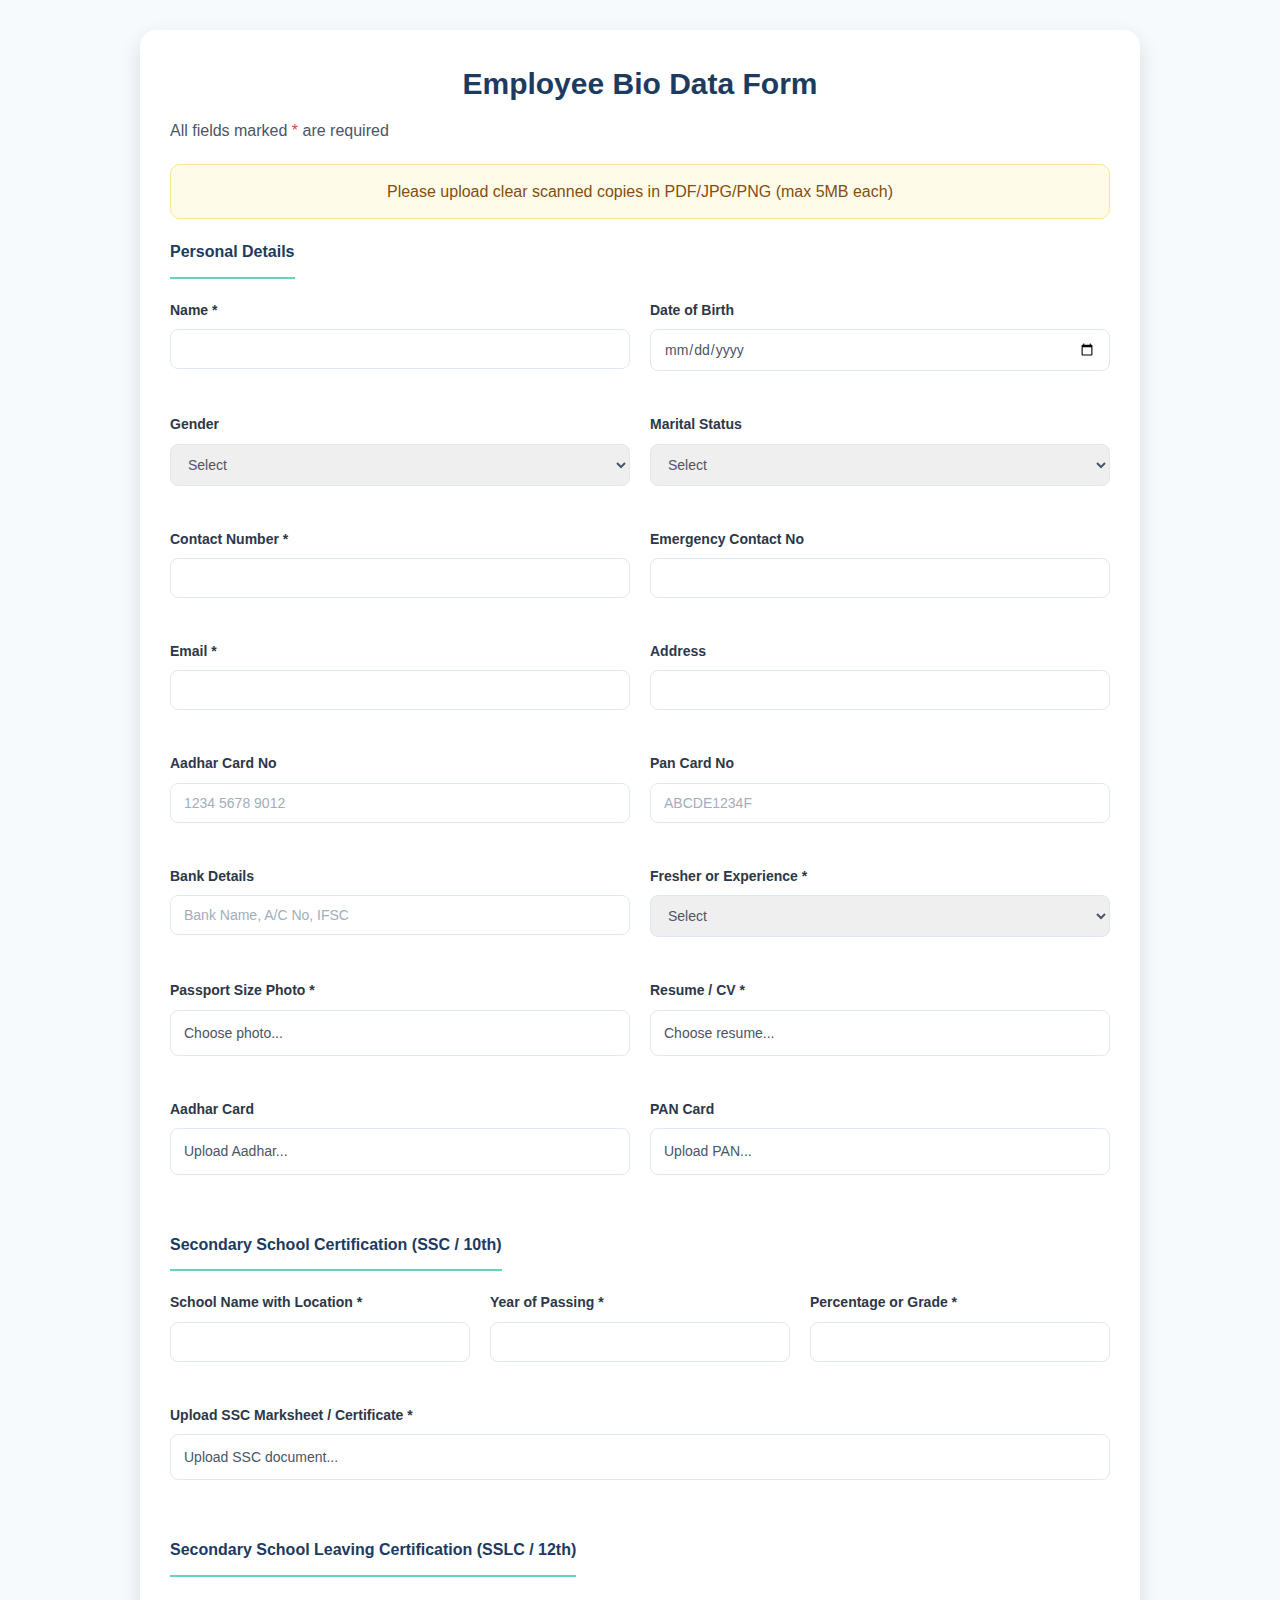
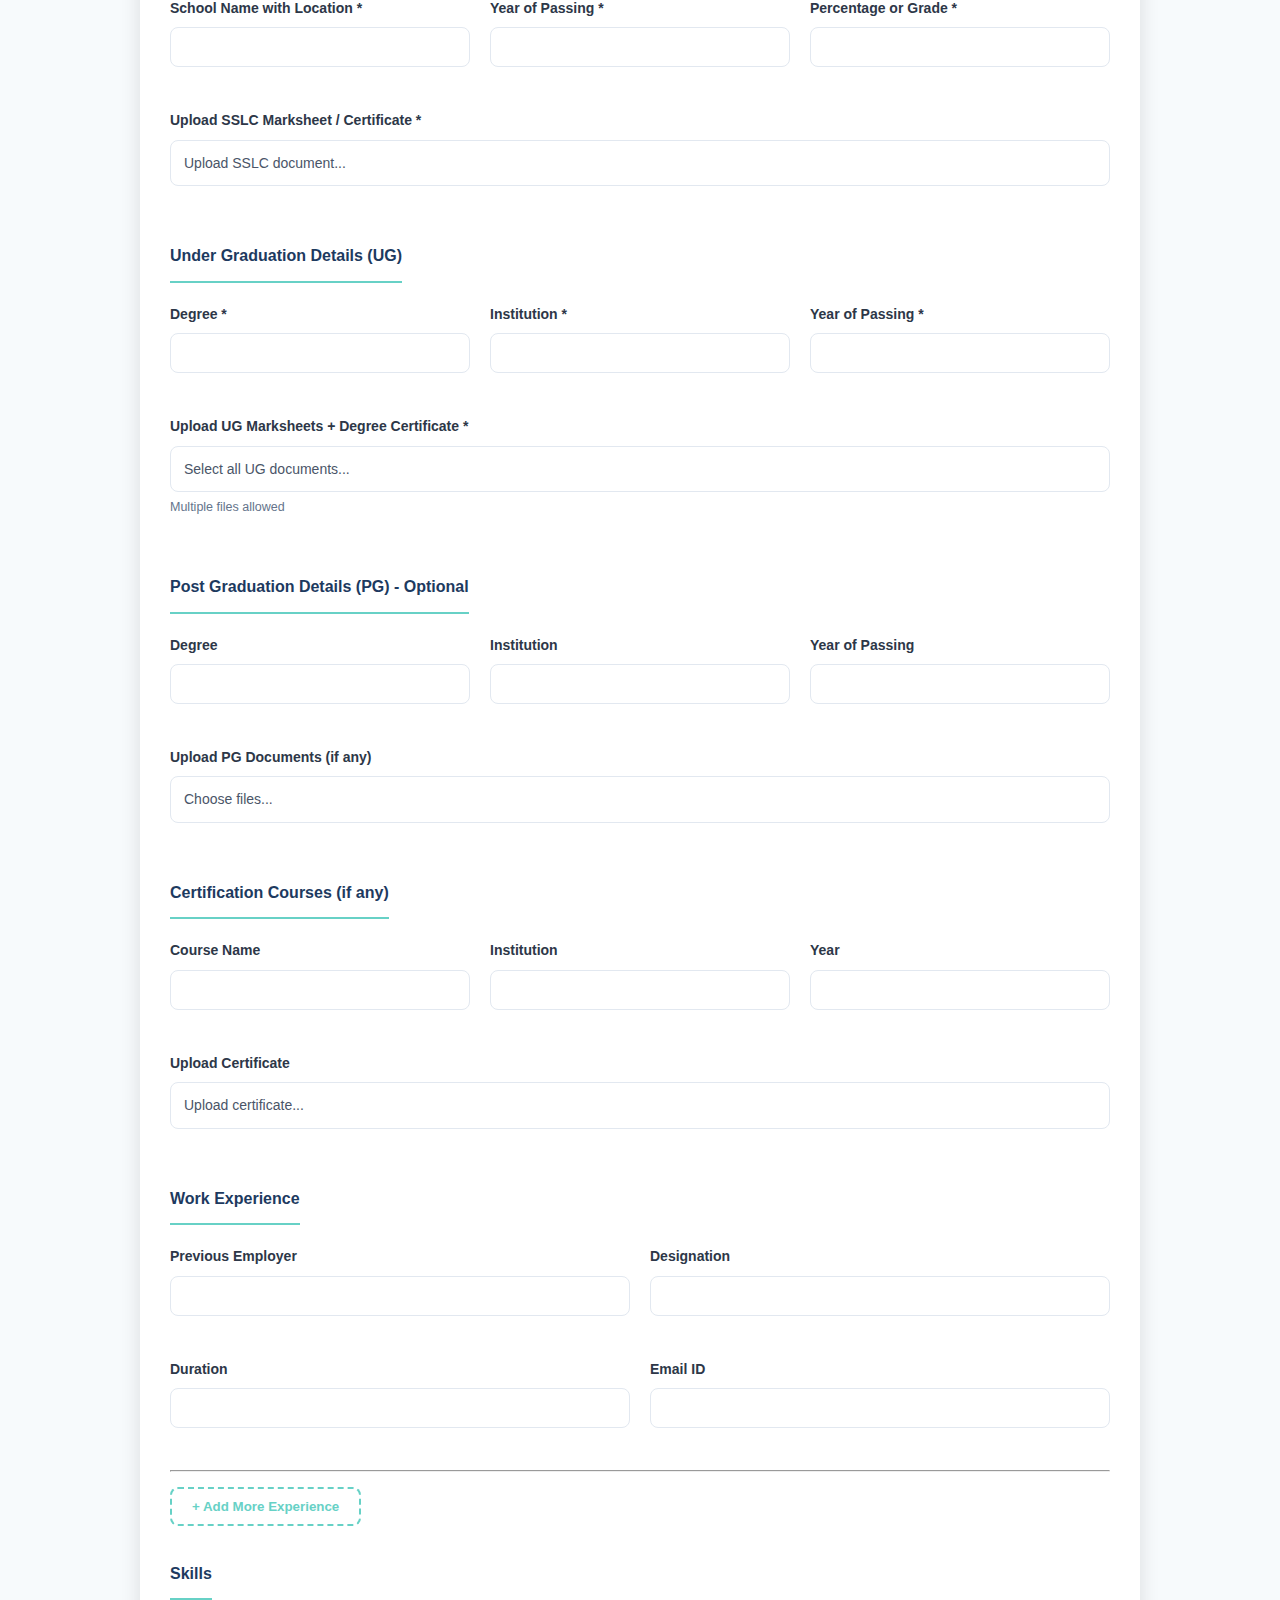
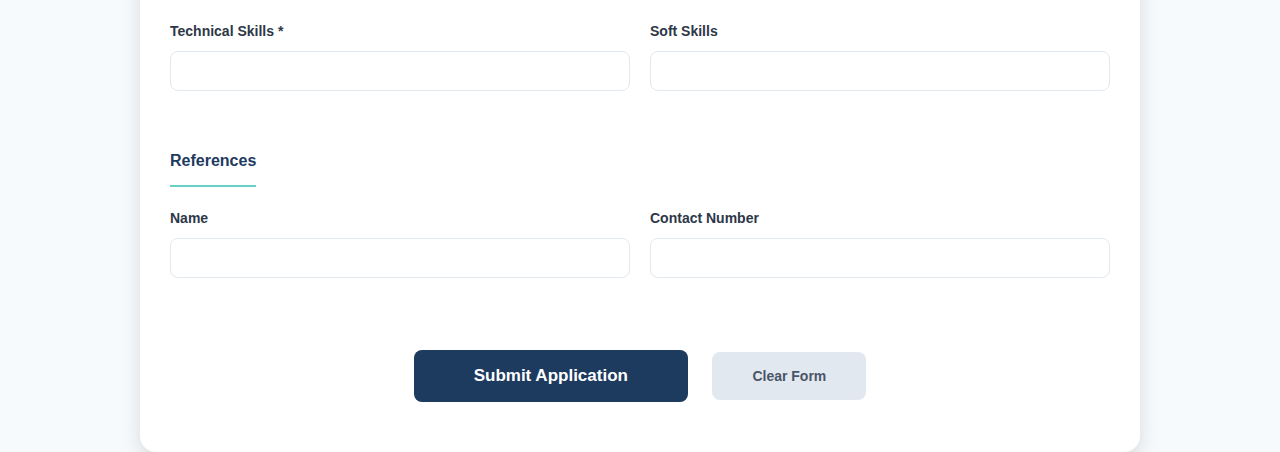
<file: public_biodata_form.html>
<!DOCTYPE html>
<html lang="en">
<head>
  <meta charset="utf-8" />
  <meta name="viewport" content="width=device-width,initial-scale=1" />
  <title>Employee Bio Data Form - STACKLY</title>
  <link rel="stylesheet" href="styles.css" />
  <style>
    body { background: var(--light-bg); }
    .public-form-wrapper {
      max-width: 1000px;
      margin: 30px auto;
      padding: 30px;
      background: white;
      border-radius: 16px;
      box-shadow: var(--shadow-lg);
    }
    .public-header h1 {
      font-size: 30px;
      color: var(--primary-dark);
      text-align: center;
      margin-bottom: 10px;
    }
    .note {
      background: #fefce8;
      color: #854d0e;
      padding: 14px;
      border-radius: 10px;
      font-weight: 500;
      text-align: center;
      margin: 20px 0;
      border: 1px solid #fde68a;
    }

    /* Beautiful small file input - same as text field */
    .file-input {
      position: relative;
      display: block;
    }
    .file-input input[type="file"] {
      position: absolute;
      opacity: 0;
      width: 100%;
      height: 100%;
      cursor: pointer;
      z-index: 2;
    }
    .file-input .fake-input {
      padding: 11px 13px;
      border: 1.5px solid var(--border-light);
      border-radius: 8px;
      background: var(--white);
      font-size: 14px;
      color: var(--text-gray);
      transition: all 0.3s;
      pointer-events: none;
      white-space: nowrap;
      overflow: hidden;
      text-overflow: ellipsis;
    }
    .file-input:hover .fake-input,
    .file-input:focus-within .fake-input {
      border-color: var(--secondary-teal);
      box-shadow: 0 0 0 3px rgba(103,209,198,0.15);
    }
    .file-label {
      font-size: 12.5px;
      color: #64748b;
      margin-top: 5px;
      display: block;
    }

    .add-more-btn {
      background: transparent;
      color: var(--secondary-teal);
      border: 2px dashed var(--secondary-teal);
      padding: 10px 20px;
      border-radius: 8px;
      cursor: pointer;
      font-weight: 600;
      margin-top: 15px;
    }
    .remove-block {
      background: #fee2e2;
      color: #991b1b;
      border: none;
      padding: 6px 12px;
      border-radius: 6px;
      cursor: pointer;
      font-size: 13px;
      margin-top: 10px;
    }
  </style>
</head>
<body>

<div class="public-form-wrapper">
  <div class="public-header">
    <h1>Employee Bio Data Form</h1>
    <p>All fields marked <span style="color:#e53e3e;">*</span> are required</p>
    <div class="note">
      Please upload clear scanned copies in PDF/JPG/PNG (max 5MB each)
    </div>
  </div>

  <form id="publicBiodataForm" method="POST" action="/api/employees/public_create/" enctype="multipart/form-data">

    <!-- PERSONAL DETAILS -->
    <div class="form-section">
      <h3 class="section-title">Personal Details</h3>

      <div class="form-row">
        <div class="form-group">
          <label>Name *</label>
          <input name="full_name" type="text" required />
        </div>
        <div class="form-group">
          <label>Date of Birth</label>
          <input name="dob" type="date" />
        </div>
      </div>

      <div class="form-row">
        <div class="form-group">
          <label>Gender</label>
          <select name="gender">
            <option value="">Select</option>
            <option>Male</option>
            <option>Female</option>
            <option>Non-binary</option>
            <option>Prefer not to say</option>
          </select>
        </div>
        <div class="form-group">
          <label>Marital Status</label>
          <select name="marital_status">
            <option value="">Select</option>
            <option>Single</option>
            <option>Married</option>
            <option>Divorced</option>
            <option>Widowed</option>
          </select>
        </div>
      </div>

      <div class="form-row">
        <div class="form-group">
          <label>Contact Number *</label>
          <input name="contact_number" type="tel" required />
        </div>
        <div class="form-group">
          <label>Emergency Contact No</label>
          <input name="emergency_contact" type="tel" />
        </div>
      </div>

      <div class="form-row">
        <div class="form-group">
          <label>Email *</label>
          <input name="personal_email" type="email" required />
        </div>
        <div class="form-group">
          <label>Address</label>
          <input name="address" type="text" />
        </div>
      </div>

      <div class="form-row">
        <div class="form-group">
          <label>Aadhar Card No</label>
          <input name="aadhar_no" type="text" placeholder="1234 5678 9012" />
        </div>
        <div class="form-group">
          <label>Pan Card No</label>
          <input name="pan_no" type="text" placeholder="ABCDE1234F" style="text-transform:uppercase;" />
        </div>
      </div>

      <div class="form-row">
        <div class="form-group">
          <label>Bank Details</label>
          <input name="bank_details" type="text" placeholder="Bank Name, A/C No, IFSC" />
        </div>
        <div class="form-group">
          <label>Fresher or Experience *</label>
          <select name="experience_type" required>
            <option value="">Select</option>
            <option value="fresher">Fresher</option>
            <option value="experienced">Experienced</option>
          </select>
        </div>
      </div>

      <!-- Uploads for Personal -->
      <div class="form-row">
        <div class="form-group">
          <label>Passport Size Photo *</label>
          <div class="file-input">
            <input type="file" name="photo" accept="image/*" required />
            <div class="fake-input">Choose photo...</div>
          </div>
        </div>
        <div class="form-group">
          <label>Resume / CV *</label>
          <div class="file-input">
            <input type="file" name="resume" accept=".pdf,.doc,.docx" required />
            <div class="fake-input">Choose resume...</div>
          </div>
        </div>
      </div>

      <div class="form-row">
        <div class="form-group">
          <label>Aadhar Card</label>
          <div class="file-input">
            <input type="file" name="aadhar_card" accept=".pdf,image/*" />
            <div class="fake-input">Upload Aadhar...</div>
          </div>
        </div>
        <div class="form-group">
          <label>PAN Card</label>
          <div class="file-input">
            <input type="file" name="pan_card" accept=".pdf,image/*" />
            <div class="fake-input">Upload PAN...</div>
          </div>
        </div>
      </div>
    </div>

    <!-- SSC (10th) -->
    <div class="form-section">
      <h3 class="section-title">Secondary School Certification (SSC / 10th)</h3>
      <div class="form-row">
        <div class="form-group">
          <label>School Name with Location *</label>
          <input name="ssc_school" type="text" required />
        </div>
        <div class="form-group">
          <label>Year of Passing *</label>
          <input name="ssc_year" type="number" required />
        </div>
        <div class="form-group">
          <label>Percentage or Grade *</label>
          <input name="ssc_grade" type="text" required />
        </div>
      </div>
      <div class="form-row">
        <div class="form-group">
          <label>Upload SSC Marksheet / Certificate *</label>
          <div class="file-input">
            <input type="file" name="ssc_marksheet" accept=".pdf,image/*" required />
            <div class="fake-input">Upload SSC document...</div>
          </div>
        </div>
      </div>
    </div>

    <!-- SSLC (12th) -->
    <div class="form-section">
      <h3 class="section-title">Secondary School Leaving Certification (SSLC / 12th)</h3>
      <div class="form-row">
        <div class="form-group">
          <label>School Name with Location *</label>
          <input name="sslc_school" type="text" required />
        </div>
        <div class="form-group">
          <label>Year of Passing *</label>
          <input name="sslc_year" type="number" required />
        </div>
        <div class="form-group">
          <label>Percentage or Grade *</label>
          <input name="sslc_grade" type="text" required />
        </div>
      </div>
      <div class="form-row">
        <div class="form-group">
          <label>Upload SSLC Marksheet / Certificate *</label>
          <div class="file-input">
            <input type="file" name="sslc_marksheet" accept=".pdf,image/*" required />
            <div class="fake-input">Upload SSLC document...</div>
          </div>
        </div>
      </div>
    </div>

    <!-- UNDER GRADUATION -->
    <div class="form-section">
      <h3 class="section-title">Under Graduation Details (UG)</h3>
      <div class="form-row">
        <div class="form-group">
          <label>Degree *</label>
          <input name="ug_degree" type="text" required />
        </div>
        <div class="form-group">
          <label>Institution *</label>
          <input name="ug_institution" type="text" required />
        </div>
        <div class="form-group">
          <label>Year of Passing *</label>
          <input name="ug_year" type="number" required />
        </div>
      </div>
      <div class="form-row">
        <div class="form-group">
          <label>Upload UG Marksheets + Degree Certificate *</label>
          <div class="file-input">
            <input type="file" name="ug_documents" accept=".pdf,image/*" multiple required />
            <div class="fake-input">Select all UG documents...</div>
          </div>
          <span class="file-label">Multiple files allowed</span>
        </div>
      </div>
    </div>

    <!-- POST GRADUATION -->
    <div class="form-section">
      <h3 class="section-title">Post Graduation Details (PG) - Optional</h3>
      <div class="form-row">
        <div class="form-group">
          <label>Degree</label>
          <input name="pg_degree" type="text" />
        </div>
        <div class="form-group">
          <label>Institution</label>
          <input name="pg_institution" type="text" />
        </div>
        <div class="form-group">
          <label>Year of Passing</label>
          <input name="pg_year" type="number" />
        </div>
      </div>
      <div class="form-row">
        <div class="form-group">
          <label>Upload PG Documents (if any)</label>
          <div class="file-input">
            <input type="file" name="pg_documents" accept=".pdf,image/*" multiple />
            <div class="fake-input">Choose files...</div>
          </div>
        </div>
      </div>
    </div>

    <!-- CERTIFICATION COURSES -->
    <div class="form-section">
      <h3 class="section-title">Certification Courses (if any)</h3>
      <div class="form-row">
        <div class="form-group">
          <label>Course Name</label>
          <input name="cert_course" type="text" />
        </div>
        <div class="form-group">
          <label>Institution</label>
          <input name="cert_institution" type="text" />
        </div>
        <div class="form-group">
          <label>Year</label>
          <input name="cert_year" type="number" />
        </div>
      </div>
      <div class="form-row">
        <div class="form-group">
          <label>Upload Certificate</label>
          <div class="file-input">
            <input type="file" name="cert_document" accept=".pdf,image/*" />
            <div class="fake-input">Upload certificate...</div>
          </div>
        </div>
      </div>
    </div>

    <!-- WORK EXPERIENCE (Dynamic) -->
    <div class="form-section">
      <h3 class="section-title">Work Experience</h3>
      <div id="expContainer">
        <div class="exp-block">
          <div class="form-row">
            <div class="form-group">
              <label>Previous Employer</label>
              <input name="prev_employer[]" type="text" />
            </div>
            <div class="form-group">
              <label>Designation</label>
              <input name="prev_designation[]" type="text" />
            </div>
          </div>
          <div class="form-row">
            <div class="form-group">
              <label>Duration</label>
              <input name="prev_duration[]" type="text" />
            </div>
            <div class="form-group">
              <label>Email ID</label>
              <input name="prev_email[]" type="email" />
            </div>
          </div>
          <button type="button" class="remove-block" onclick="this.closest('.exp-block').remove()" style="display:none;">Remove</button>
          <hr>
        </div>
      </div>
      <button type="button" class="add-more-btn" onclick="addExp()">+ Add More Experience</button>
    </div>

    <!-- SKILLS -->
    <div class="form-section">
      <h3 class="section-title">Skills</h3>
      <div class="form-row">
        <div class="form-group">
          <label>Technical Skills *</label>
          <input name="technical_skills" type="text" required />
        </div>
        <div class="form-group">
          <label>Soft Skills</label>
          <input name="soft_skills" type="text" />
        </div>
      </div>
    </div>

    <!-- REFERENCES -->
    <div class="form-section">
      <h3 class="section-title">References</h3>
      <div class="form-row">
        <div class="form-group">
          <label>Name</label>
          <input name="reference_name" type="text" />
        </div>
        <div class="form-group">
          <label>Contact Number</label>
          <input name="reference_contact" type="tel" />
        </div>
      </div>
    </div>

    <div style="text-align:center; margin:50px 0 20px;">
      <button type="submit" class="btn btn-primary" style="padding:16px 60px; font-size:17px;">
        Submit Application
      </button>
      <button type="reset" class="btn btn-secondary" style="padding:16px 40px; margin-left:20px;">
        Clear Form
      </button>
    </div>
  </form>
</div>

<script>
  function addExp() {
    const c = document.getElementById('expContainer');
    const b = document.createElement('div');
    b.className = 'exp-block';
    b.innerHTML = document.querySelector('.exp-block').innerHTML;
    c.appendChild(b);
    updateRemove();
  }
  function updateRemove() {
    document.querySelectorAll('.remove-block').forEach(b => {
      b.style.display = document.querySelectorAll('.exp-block').length > 1 ? 'block' : 'none';
    });
  }
  updateRemove();
</script>

</body>
</html>
</file>
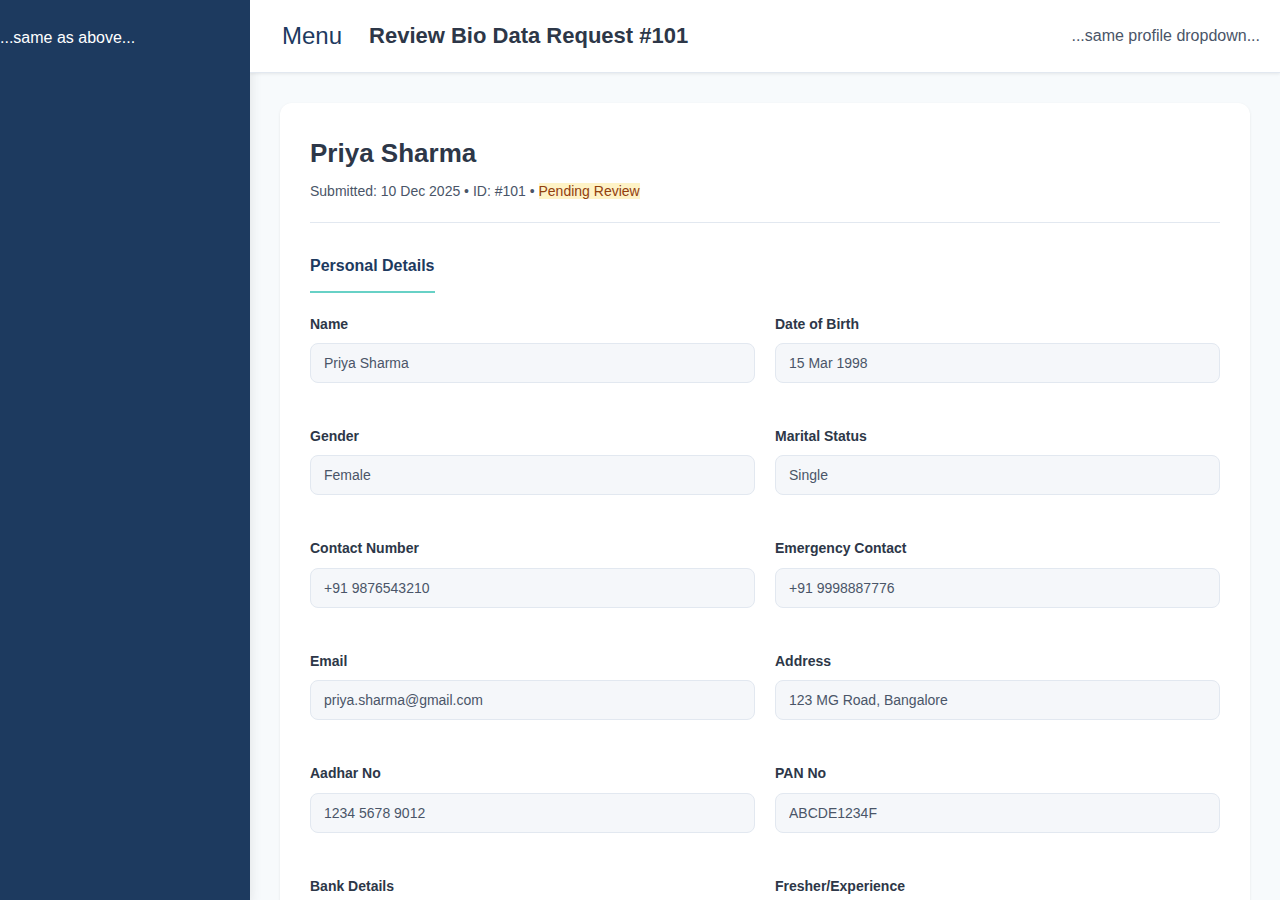
<file: review_request.html>
<!DOCTYPE html>
<html lang="en">
<head>
  <meta charset="UTF-8">
  <meta name="viewport" content="width=device-width, initial-scale=1.0">
  <title>Review Request #101 - STACKLY</title>
  <link rel="stylesheet" href="styles.css">
  <style>
    .readonly { background:#f7fafc; }
    .doc-grid { padding:12px; background:#f0fdfa; border-radius:8px; margin:8px 0; }
    .doc-grid { display:grid; grid-template-columns:repeat(auto-fit,minmax(280px,1fr)); gap:15px; margin:20px 0; }
    .reject-reason { display:none; margin-top:15px; }
    .reject-reason textarea { width:100%; min-height:100px; padding:12px; border-radius:8px; border:1.5px solid #fca5a5; }
  </style>
</head>
<body class="dashboard-page">
  <div class="dashboard-wrapper">
    <!-- Same sidebar as biodata.html (active on Bio Data) -->
    <aside class="sidebar"> ...same as above... </aside>

    <div class="main-content">
      <header class="top-navbar">
        <div class="navbar-left">
          <button class="sidebar-toggle" onclick="toggleSidebar()">Menu</button>
          <h3 class="page-title">Review Bio Data Request #101</h3>
        </div>
        <div class="navbar-right"> ...same profile dropdown... </div>
      </header>

      <div class="content-area">
        <div class="content-card" style="max-width:1100px;">
          <div class="card-header">
            <h2>Priya Sharma</h2>
            <p class="card-subtitle">Submitted: 10 Dec 2025 • ID: #101 • <span class="status-badge pending">Pending Review</span></p>
          </div>

          <form method="POST" enctype="multipart/form-data">

            <!-- PERSONAL DETAILS -->
            <div class="form-section">
              <h3 class="section-title">Personal Details</h3>
              <div class="form-row">
                <div class="form-group"><label>Name</label><input value="Priya Sharma" readonly class="readonly"></div>
                <div class="form-group"><label>Date of Birth</label><input value="15 Mar 1998" readonly class="readonly"></div>
              </div>
              <div class="form-row">
                <div class="form-group"><label>Gender</label><input value="Female" readonly class="readonly"></div>
                <div class="form-group"><label>Marital Status</label><input value="Single" readonly class="readonly"></div>
              </div>
              <div class="form-row">
                <div class="form-group"><label>Contact Number</label><input value="+91 9876543210" readonly class="readonly"></div>
                <div class="form-group"><label>Emergency Contact</label><input value="+91 9998887776" readonly class="readonly"></div>
              </div>
              <div class="form-row">
                <div class="form-group"><label>Email</label><input value="priya.sharma@gmail.com" readonly class="readonly"></div>
                <div class="form-group"><label>Address</label><input value="123 MG Road, Bangalore" readonly class="readonly"></div>
              </div>
              <div class="form-row">
                <div class="form-group"><label>Aadhar No</label><input value="1234 5678 9012" readonly class="readonly"></div>
                <div class="form-group"><label>PAN No</label><input value="ABCDE1234F" readonly class="readonly"></div>
              </div>
              <div class="form-row">
                <div class="form-group"><label>Bank Details</label><input value="HDFC, 50100312345678, HDFC0001234" readonly class="readonly"></div>
                <div class="form-group"><label>Fresher/Experience</label><input value="Fresher" readonly class="readonly"></div>
              </div>
            </div>

            <!-- DOCUMENTS PREVIEW -->
            <div class="form-section">
              <h3 class="section-title">Uploaded Documents</h3>
              <div class="doc-grid">
                <div class="doc"><strong>Photo</strong><br><a href="#" target="_blank">View Photo</a></div>
                <div class="doc"><strong>Resume</strong><br><a href="#" target="_blank">Download Resume.pdf</a></div>
                <div class="doc"><strong>Aadhar Card</strong><br><a href="#" target="_blank">View Aadhar</a></div>
                <div class="doc"><strong>PAN Card</strong><br><a href="#" target="_blank">View PAN</a></div>
                <div class="doc"><strong>10th Marksheet</strong><br><a href="#" target="_blank">View 10th</a></div>
                <div class="doc"><strong>12th Marksheet</strong><br><a href="#" target="_blank">View 12th</a></div>
                <div class="doc"><strong>UG Documents</strong><br><a href="#" target="_blank">Download All (3 files)</a></div>
              </div>
            </div>

            <!-- EDUCATION DETAILS -->
            <div class="form-section">
              <h3 class="section-title">Education Details</h3>
              <div class="form-row">
                <div class="form-group"><label>SSC School</label><input value="St. Mary's, Mumbai" readonly class="readonly"></div>
                <div class="form-group"><label>Year</label><input value="2015" readonly class="readonly"></div>
                <div class="form-group"><label>%/Grade</label><input value="92%" readonly class="readonly"></div>
              </div>
              <div class="form-row">
                <div class="form-group"><label>SSLC School</label><input value="XYZ College, Delhi" readonly class="readonly"></div>
                <div class="form-group"><label>Year</label><input value="2017" readonly class="readonly"></div>
                <div class="form-group"><label>%/Grade</label><input value="89%" readonly class="readonly"></div>
              </div>
              <div class="form-row">
                <div class="form-group"><label>UG Degree</label><input value="B.Tech CSE" readonly class="readonly"></div>
                <div class="form-group"><label>Institution</label><input value="VTU University" readonly class="readonly"></div>
                <div class="form-group"><label>Year</label><input value="2022" readonly class="readonly"></div>
              </div>
            </div>

            <!-- WORK EXPERIENCE (if any) -->
            <div class="form-section">
              <h3 class="section-title">Work Experience</h3>
              <p>No previous experience (Fresher)</p>
              <!-- If experienced, loop and show -->
            </div>

            <!-- SKILLS & REFERENCES -->
            <div class="form-section">
              <h3 class="section-title">Skills & References</h3>
              <div class="form-row">
                <div class="form-group"><label>Technical Skills</label><input value="React, Node.js, Python" readonly class="readonly"></div>
                <div class="form-group"><label>Soft Skills</label><input value="Communication, Teamwork" readonly class="readonly"></div>
              </div>
              <div class="form-row">
                <div class="form-group"><label>Reference Name</label><input value="Mr. Rajesh Kumar" readonly class="readonly"></div>
                <div class="form-group"><label>Contact</label><input value="+91 98765 11111" readonly class="readonly"></div>
              </div>
            </div>

            <!-- PROFESSIONAL DETAILS - HR FILLS -->
            <div class="form-section">
              <h3 class="section-title">Professional Details (HR to Fill)</h3>
              <div class="form-row">
                <div class="form-group">
                  <label>Employee ID *</label>
                  <input name="employee_id" placeholder="e.g., EMP-2025-156" required>
                </div>
                <div class="form-group">
                  <label>Official Email *</label>
                  <input name="official_email" type="email" placeholder="priya@stackly.com" required>
                </div>
              </div>
              <div class="form-row">
                <div class="form-group">
                  <label>Designation *</label>
                  <select name="designation" required>
                    <option value="">Select</option>
                    <option>Junior Developer</option>
                    <option>Frontend Developer</option>
                    <option>Full Stack Developer</option>
                    <option>QA Engineer</option>
                  </select>
                </div>
                <div class="form-group">
                  <label>Department *</label>
                  <select name="department" required>
                    <option value="">Select</option>
                    <option>Software Development</option>
                    <option>Training & Development</option>
                    <option>HR</option>
                  </select>
                </div>
              </div>
              <div class="form-row">
                <div class="form-group">
                  <label>Date of Joining *</label>
                  <input type="date" name="doj" required>
                </div>
                <div class="form-group">
                  <label>Work Mode</label>
                  <select name="work_mode">
                    <option>Remote</option>
                    <option>Onsite</option>
                    <option>Hybrid</option>
                  </select>
                </div>
              </div>
            </div>

            <!-- REJECT REASON -->
            <div class="form-section reject-reason" id="rejectReason">
              <h3 class="section-title" style="color:#991b1b;">Reason for Rejection *</h3>
              <textarea name="reject_reason" placeholder="Please mention why this application is rejected..." required></textarea>
            </div>

            <!-- ACTIONS -->
            <div class="form-actions" style="margin:40px 0; padding-top:30px; border-top:2px dashed #e2e8f0;">
              <button type="submit" name="action" value="approve" class="btn btn-primary" style="background:#166534;color:white;padding:14px 40px;font-size:16px;">
                Approve & Create Employee
              </button>
              <button type="button" onclick="document.getElementById('rejectReason').style.display='block';this.style.display='none';" class="btn" style="background:#dc2626;color:white;padding:14px 40px;font-size:16px;">
                Reject Application
              </button>
              <a href="pending_requests.html" class="btn btn-secondary" style="padding:14px 30px;">Back to List</a>
            </div>
          </form>
        </div>
      </div>
    </div>
  </div>

  <script src="./scripts.js"></script>
  <script>
    const pd = document.querySelector('.profile-dropdown');
    const dm = pd.querySelector('.dropdown-menu');
    pd.addEventListener('click', e => { e.stopPropagation(); dm.classList.toggle('show'); });
    document.addEventListener('click', () => dm.classList.remove('show'));
  </script>
</body>
</html>
</file>
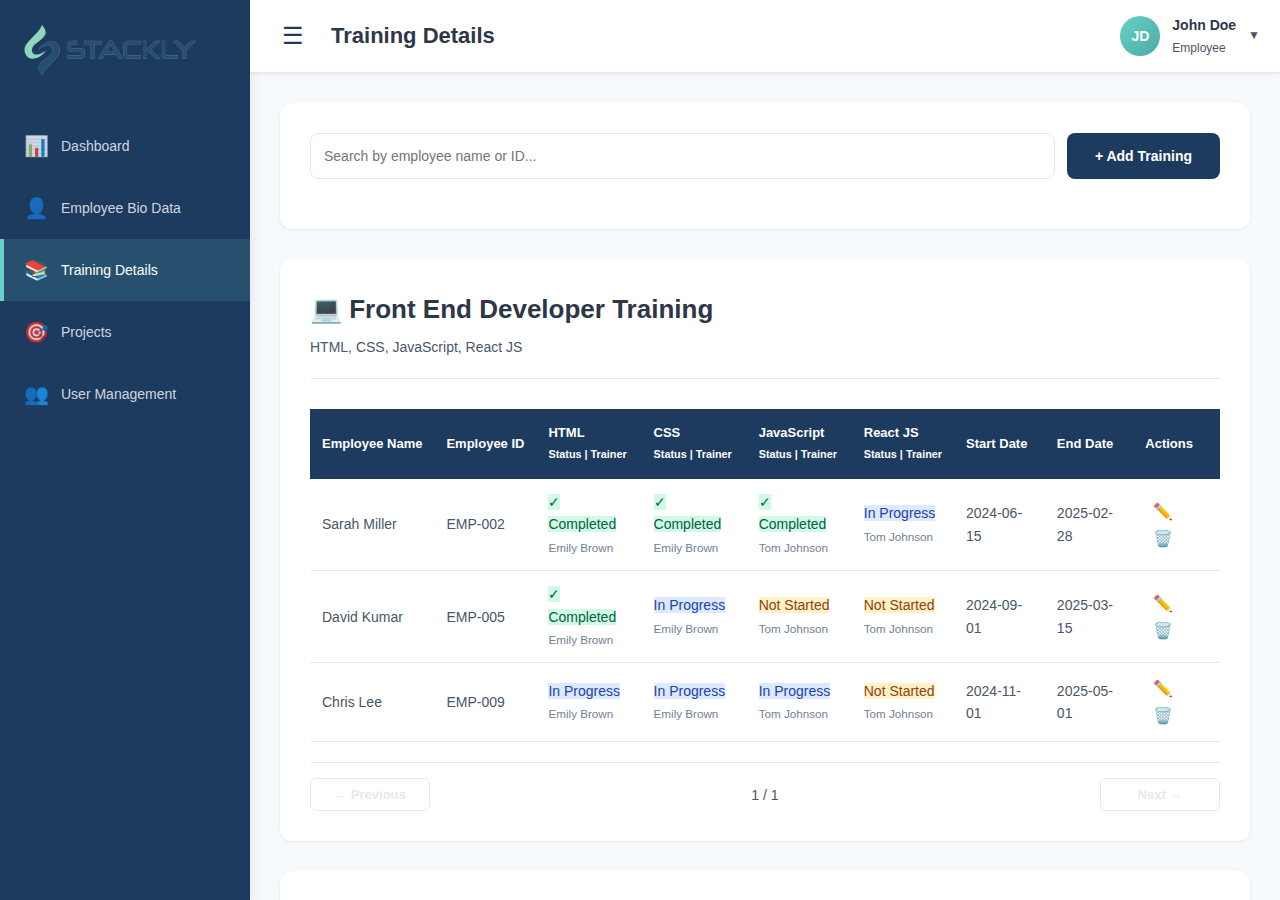
<file: training.html>
<!DOCTYPE html>
<html lang="en">
<head>
    <meta charset="UTF-8">
    <meta name="viewport" content="width=device-width, initial-scale=1.0">
    <title>STACKLY - Training Details</title>
    <link rel="stylesheet" href="styles.css">
</head>
<body class="dashboard-page">
    <div class="dashboard-wrapper">
        
        <!-- Left Sidebar -->
        <aside class="sidebar">
            <div class="sidebar-logo">
                <img src="./logo.png" alt="STACKLY Logo" class="sidebar-logo-image">
            </div>

            <nav class="sidebar-menu">
                <ul>
                    <li><a href="index.html" class="menu-item" data-page="dashboard"><span class="menu-icon">📊</span><span class="menu-text">Dashboard</span></a></li>
                    <li><a href="biodata.html" class="menu-item" data-page="biodata"><span class="menu-icon">👤</span><span class="menu-text">Employee Bio Data</span></a></li>
                    <li><a href="training.html" class="menu-item active" data-page="training"><span class="menu-icon">📚</span><span class="menu-text">Training Details</span></a></li>
                    <li><a href="project.html" class="menu-item" data-page="project"><span class="menu-icon">🎯</span><span class="menu-text">Projects</span></a></li>
                    <li><a href="users_manager.html" class="menu-item" data-page="users"><span class="menu-icon">👥</span><span class="menu-text">User Management</span></a></li>
                </ul>
            </nav>
        </aside>

        <!-- Main Content Area -->
        <div class="main-content">
            
            <!-- Top Navigation Bar -->
            <header class="top-navbar">
                <div class="navbar-left">
                    <button class="sidebar-toggle" onclick="toggleSidebar()">☰</button>
                    <h3 class="page-title">Training Details</h3>
                </div>
                
                <div class="navbar-right">
                    <div class="profile-dropdown">
                        <div class="profile-circle"><span class="profile-initial">JD</span></div>
                        <div class="profile-info">
                            <p class="profile-name">John Doe</p>
                            <p class="profile-role">Employee</p>
                        </div>
                        <span class="dropdown-arrow">▼</span>
                        <div class="dropdown-menu">
                            <a href="#" class="dropdown-item">View Profile</a>
                            <a href="#" class="dropdown-item">Settings</a>
                            <hr>
                            <a href="login.html" class="dropdown-item logout">Logout</a>
                        </div>
                    </div>
                </div>
            </header>

            <!-- Page Content -->
            <div class="content-area">
                
                <!-- Search/Filter Section -->
                <div class="content-card" style="margin-bottom: 20px;">
                    <div class="list-controls">
                        <input type="text" id="searchTraining" placeholder="Search by employee name or ID..." class="search-input" onkeyup="searchAllTables()">
                        <a href="add_trainee.html" class="btn btn-primary" style="text-decoration: none;">+ Add Training</a>
                    </div>
                </div>

                <!-- FRONT END DEVELOPER TABLE -->
                <div class="content-card training-track-section" id="frontend-section">
                    <div class="card-header">
                        <h2>💻 Front End Developer Training</h2>
                        <p class="card-subtitle">HTML, CSS, JavaScript, React JS</p>
                    </div>
                    <div class="table-container">
                        <div class="table-wrapper">
                        <table class="training-records-table training-track-table" data-track="front_end">
                            <thead>
                                <tr>
                                    <th>Employee Name</th>
                                    <th>Employee ID</th>
                                    <th>HTML<br><small>Status | Trainer</small></th>
                                    <th>CSS<br><small>Status | Trainer</small></th>
                                    <th>JavaScript<br><small>Status | Trainer</small></th>
                                    <th>React JS<br><small>Status | Trainer</small></th>
                                    <th>Start Date</th>
                                    <th>End Date</th>
                                    <th>Actions</th>
                                </tr>
                            </thead>
                            <tbody class="frontend-tbody" data-track="Front End Developer" data-page="1" data-per-page="10">
                                <tr data-employee="Sarah Miller" data-employee-id="EMP-002">
                                    <td>Sarah Miller</td>
                                    <td>EMP-002</td>
                                    <td>
                                        <span class="status-badge completed">✓ Completed</span><br>
                                        <small style="color: #718096;">Emily Brown</small>
                                    </td>
                                    <td>
                                        <span class="status-badge completed">✓ Completed</span><br>
                                        <small style="color: #718096;">Emily Brown</small>
                                    </td>
                                    <td>
                                        <span class="status-badge completed">✓ Completed</span><br>
                                        <small style="color: #718096;">Tom Johnson</small>
                                    </td>
                                    <td>
                                        <span class="status-badge ongoing">In Progress</span><br>
                                        <small style="color: #718096;">Tom Johnson</small>
                                    </td>
                                    <td>2024-06-15</td>
                                    <td>2025-02-28</td>
                                    <td>
                                        <button class="action-icon-btn" title="Edit" onclick="editTrainingRecord(1)">✏️</button>
                                        <button class="action-icon-btn delete" title="Delete" onclick="deleteTrainingRecord(1)">🗑️</button>
                                    </td>
                                </tr>
                                <tr data-employee="David Kumar" data-employee-id="EMP-005">
                                    <td>David Kumar</td>
                                    <td>EMP-005</td>
                                    <td>
                                        <span class="status-badge completed">✓ Completed</span><br>
                                        <small style="color: #718096;">Emily Brown</small>
                                    </td>
                                    <td>
                                        <span class="status-badge ongoing">In Progress</span><br>
                                        <small style="color: #718096;">Emily Brown</small>
                                    </td>
                                    <td>
                                        <span class="status-badge pending">Not Started</span><br>
                                        <small style="color: #718096;">Tom Johnson</small>
                                    </td>
                                    <td>
                                        <span class="status-badge pending">Not Started</span><br>
                                        <small style="color: #718096;">Tom Johnson</small>
                                    </td>
                                    <td>2024-09-01</td>
                                    <td>2025-03-15</td>
                                    <td>
                                        <button class="action-icon-btn" title="Edit" onclick="editTrainingRecord(2)">✏️</button>
                                        <button class="action-icon-btn delete" title="Delete" onclick="deleteTrainingRecord(2)">🗑️</button>
                                    </td>
                                </tr>
                                <tr data-employee="Chris Lee" data-employee-id="EMP-009">
                                    <td>Chris Lee</td>
                                    <td>EMP-009</td>
                                    <td>
                                        <span class="status-badge ongoing">In Progress</span><br>
                                        <small style="color: #718096;">Emily Brown</small>
                                    </td>
                                    <td>
                                        <span class="status-badge ongoing">In Progress</span><br>
                                        <small style="color: #718096;">Emily Brown</small>
                                    </td>
                                    <td>
                                        <span class="status-badge ongoing">In Progress</span><br>
                                        <small style="color: #718096;">Tom Johnson</small>
                                    </td>
                                    <td>
                                        <span class="status-badge pending">Not Started</span><br>
                                        <small style="color: #718096;">Tom Johnson</small>
                                    </td>
                                    <td>2024-11-01</td>
                                    <td>2025-05-01</td>
                                    <td>
                                        <button class="action-icon-btn" title="Edit" onclick="editTrainingRecord(3)">✏️</button>
                                        <button class="action-icon-btn delete" title="Delete" onclick="deleteTrainingRecord(3)">🗑️</button>
                                    </td>
                                </tr>
                            </tbody>
                        </table>
                        </div>
                    </div>
                    <!-- Pagination Controls -->
                    <div class="table-pagination" data-table="frontend">
                        <button class="pagination-btn" onclick="previousPage('frontend')">← Previous</button>
                        <span class="pagination-info"><span class="current-page">1</span> / <span class="total-pages">1</span></span>
                        <button class="pagination-btn" onclick="nextPage('frontend')">Next →</button>
                    </div>
                </div>

                <!-- FULL STACK DEVELOPER TABLE -->
                <div class="content-card training-track-section" id="fullstack-section" style="margin-top: 30px;">
                    <div class="card-header">
                        <h2>🔥 Full Stack Developer Training</h2>
                        <p class="card-subtitle">HTML, CSS, JavaScript, React JS, MongoDB, Python</p>
                    </div>
                    <div class="table-container">
                        <div class="table-wrapper">
                        <table class="training-records-table training-track-table" data-track="full_stack">
                            <thead>
                                <tr>
                                    <th>Employee Name</th>
                                    <th>Employee ID</th>
                                    <th>HTML<br><small>Status | Trainer</small></th>
                                    <th>CSS<br><small>Status | Trainer</small></th>
                                    <th>JavaScript<br><small>Status | Trainer</small></th>
                                    <th>React JS<br><small>Status | Trainer</small></th>
                                    <th>MongoDB<br><small>Status | Trainer</small></th>
                                    <th>Python<br><small>Status | Trainer</small></th>
                                    <th>Start Date</th>
                                    <th>End Date</th>
                                    <th>Actions</th>
                                </tr>
                            </thead>
                            <tbody class="fullstack-tbody" data-track="Full Stack Developer" data-page="1" data-per-page="10">
                                <tr data-employee="John Doe" data-employee-id="EMP-001">
                                    <td>John Doe</td>
                                    <td>EMP-001</td>
                                    <td>
                                        <span class="status-badge completed">✓ Completed</span><br>
                                        <small style="color: #718096;">Tom Johnson</small>
                                    </td>
                                    <td>
                                        <span class="status-badge completed">✓ Completed</span><br>
                                        <small style="color: #718096;">Tom Johnson</small>
                                    </td>
                                    <td>
                                        <span class="status-badge ongoing">In Progress</span><br>
                                        <small style="color: #718096;">Tom Johnson</small>
                                    </td>
                                    <td>
                                        <span class="status-badge ongoing">In Progress</span><br>
                                        <small style="color: #718096;">Tom Johnson</small>
                                    </td>
                                    <td>
                                        <span class="status-badge pending">Not Started</span><br>
                                        <small style="color: #718096;">Sarah Smith</small>
                                    </td>
                                    <td>
                                        <span class="status-badge pending">Not Started</span><br>
                                        <small style="color: #718096;">Sarah Smith</small>
                                    </td>
                                    <td>2024-07-10</td>
                                    <td>2025-04-10</td>
                                    <td>
                                        <button class="action-icon-btn" title="Edit" onclick="editTrainingRecord(4)">✏️</button>
                                        <button class="action-icon-btn delete" title="Delete" onclick="deleteTrainingRecord(4)">🗑️</button>
                                    </td>
                                </tr>
                                <tr data-employee="Emma Johnson" data-employee-id="EMP-006">
                                    <td>Emma Johnson</td>
                                    <td>EMP-006</td>
                                    <td>
                                        <span class="status-badge completed">✓ Completed</span><br>
                                        <small style="color: #718096;">Tom Johnson</small>
                                    </td>
                                    <td>
                                        <span class="status-badge completed">✓ Completed</span><br>
                                        <small style="color: #718096;">Tom Johnson</small>
                                    </td>
                                    <td>
                                        <span class="status-badge completed">✓ Completed</span><br>
                                        <small style="color: #718096;">Tom Johnson</small>
                                    </td>
                                    <td>
                                        <span class="status-badge pending">Not Started</span><br>
                                        <small style="color: #718096;">Tom Johnson</small>
                                    </td>
                                    <td>
                                        <span class="status-badge pending">Not Started</span><br>
                                        <small style="color: #718096;">Sarah Smith</small>
                                    </td>
                                    <td>
                                        <span class="status-badge pending">Not Started</span><br>
                                        <small style="color: #718096;">Sarah Smith</small>
                                    </td>
                                    <td>2024-08-05</td>
                                    <td>2025-05-05</td>
                                    <td>
                                        <button class="action-icon-btn" title="Edit" onclick="editTrainingRecord(5)">✏️</button>
                                        <button class="action-icon-btn delete" title="Delete" onclick="deleteTrainingRecord(5)">🗑️</button>
                                    </td>
                                </tr>
                                <tr data-employee="Maria Garcia" data-employee-id="EMP-010">
                                    <td>Maria Garcia</td>
                                    <td>EMP-010</td>
                                    <td>
                                        <span class="status-badge ongoing">In Progress</span><br>
                                        <small style="color: #718096;">Tom Johnson</small>
                                    </td>
                                    <td>
                                        <span class="status-badge ongoing">In Progress</span><br>
                                        <small style="color: #718096;">Tom Johnson</small>
                                    </td>
                                    <td>
                                        <span class="status-badge pending">Not Started</span><br>
                                        <small style="color: #718096;">Tom Johnson</small>
                                    </td>
                                    <td>
                                        <span class="status-badge pending">Not Started</span><br>
                                        <small style="color: #718096;">Tom Johnson</small>
                                    </td>
                                    <td>
                                        <span class="status-badge pending">Not Started</span><br>
                                        <small style="color: #718096;">Sarah Smith</small>
                                    </td>
                                    <td>
                                        <span class="status-badge pending">Not Started</span><br>
                                        <small style="color: #718096;">Sarah Smith</small>
                                    </td>
                                    <td>2024-10-20</td>
                                    <td>2025-06-20</td>
                                    <td>
                                        <button class="action-icon-btn" title="Edit" onclick="editTrainingRecord(6)">✏️</button>
                                        <button class="action-icon-btn delete" title="Delete" onclick="deleteTrainingRecord(6)">🗑️</button>
                                    </td>
                                </tr>
                            </tbody>
                        </table>
                        </div>
                    </div>
                    <!-- Pagination Controls -->
                    <div class="table-pagination" data-table="fullstack">
                        <button class="pagination-btn" onclick="previousPage('fullstack')">← Previous</button>
                        <span class="pagination-info"><span class="current-page">1</span> / <span class="total-pages">1</span></span>
                        <button class="pagination-btn" onclick="nextPage('fullstack')">Next →</button>
                    </div>
                </div>

                <!-- CLOUD ENGINEER TABLE -->
                <div class="content-card training-track-section" id="cloud-section" style="margin-top: 30px;">
                    <div class="card-header">
                        <h2>☁️ Cloud Engineer Training</h2>
                        <p class="card-subtitle">SQL, Python, AWS</p>
                    </div>
                    <div class="table-container">
                        <div class="table-wrapper">
                        <table class="training-records-table training-track-table" data-track="cloud">
                            <thead>
                                <tr>
                                    <th>Employee Name</th>
                                    <th>Employee ID</th>
                                    <th>SQL<br><small>Status | Trainer</small></th>
                                    <th>Python<br><small>Status | Trainer</small></th>
                                    <th>AWS<br><small>Status | Trainer</small></th>
                                    <th>Start Date</th>
                                    <th>End Date</th>
                                    <th>Actions</th>
                                </tr>
                            </thead>
                            <tbody class="cloud-tbody" data-track="Cloud Engineer" data-page="1" data-per-page="10">
                                <tr data-employee="Michael Wilson" data-employee-id="EMP-003">
                                    <td>Michael Wilson</td>
                                    <td>EMP-003</td>
                                    <td>
                                        <span class="status-badge completed">✓ Completed</span><br>
                                        <small style="color: #718096;">Sarah Smith</small>
                                    </td>
                                    <td>
                                        <span class="status-badge ongoing">In Progress</span><br>
                                        <small style="color: #718096;">Sarah Smith</small>
                                    </td>
                                    <td>
                                        <span class="status-badge pending">Not Started</span><br>
                                        <small style="color: #718096;">Sarah Smith</small>
                                    </td>
                                    <td>2024-08-20</td>
                                    <td>2025-03-20</td>
                                    <td>
                                        <button class="action-icon-btn" title="Edit" onclick="editTrainingRecord(7)">✏️</button>
                                        <button class="action-icon-btn delete" title="Delete" onclick="deleteTrainingRecord(7)">🗑️</button>
                                    </td>
                                </tr>
                                <tr data-employee="Alex Thompson" data-employee-id="EMP-007">
                                    <td>Alex Thompson</td>
                                    <td>EMP-007</td>
                                    <td>
                                        <span class="status-badge ongoing">In Progress</span><br>
                                        <small style="color: #718096;">Sarah Smith</small>
                                    </td>
                                    <td>
                                        <span class="status-badge ongoing">In Progress</span><br>
                                        <small style="color: #718096;">Sarah Smith</small>
                                    </td>
                                    <td>
                                        <span class="status-badge pending">Not Started</span><br>
                                        <small style="color: #718096;">Sarah Smith</small>
                                    </td>
                                    <td>2024-12-10</td>
                                    <td>2025-03-20</td>
                                    <td>
                                        <button class="action-icon-btn" title="Edit" onclick="editTrainingRecord(8)">✏️</button>
                                        <button class="action-icon-btn delete" title="Delete" onclick="deleteTrainingRecord(8)">🗑️</button>
                                    </td>
                                </tr>
                            </tbody>
                        </table>
                        </div>
                    </div>
                    <!-- Pagination Controls -->
                    <div class="table-pagination" data-table="cloud">
                        <button class="pagination-btn" onclick="previousPage('cloud')">← Previous</button>
                        <span class="pagination-info"><span class="current-page">1</span> / <span class="total-pages">1</span></span>
                        <button class="pagination-btn" onclick="nextPage('cloud')">Next →</button>
                    </div>
                </div>

                <!-- DATA ANALYST TABLE -->
                <div class="content-card training-track-section" id="data-section" style="margin-top: 30px;">
                    <div class="card-header">
                        <h2>📊 Data Analyst Training</h2>
                        <p class="card-subtitle">SQL, Python, Power BI, Tableau</p>
                    </div>
                    <div class="table-container">
                        <div class="table-wrapper">
                        <table class="training-records-table training-track-table" data-track="data_analyst">
                            <thead>
                                <tr>
                                    <th>Employee Name</th>
                                    <th>Employee ID</th>
                                    <th>SQL<br><small>Status | Trainer</small></th>
                                    <th>Python<br><small>Status | Trainer</small></th>
                                    <th>Power BI<br><small>Status | Trainer</small></th>
                                    <th>Tableau<br><small>Status | Trainer</small></th>
                                    <th>Start Date</th>
                                    <th>End Date</th>
                                    <th>Actions</th>
                                </tr>
                            </thead>
                            <tbody class="data-tbody" data-track="Data Analyst" data-page="1" data-per-page="10">
                                <tr data-employee="Lisa Chen" data-employee-id="EMP-004">
                                    <td>Lisa Chen</td>
                                    <td>EMP-004</td>
                                    <td>
                                        <span class="status-badge ongoing">In Progress</span><br>
                                        <small style="color: #718096;">David Kumar</small>
                                    </td>
                                    <td>
                                        <span class="status-badge ongoing">In Progress</span><br>
                                        <small style="color: #718096;">David Kumar</small>
                                    </td>
                                    <td>
                                        <span class="status-badge pending">Not Started</span><br>
                                        <small style="color: #718096;">David Kumar</small>
                                    </td>
                                    <td>
                                        <span class="status-badge pending">Not Started</span><br>
                                        <small style="color: #718096;">David Kumar</small>
                                    </td>
                                    <td>2024-12-01</td>
                                    <td>2025-03-15</td>
                                    <td>
                                        <button class="action-icon-btn" title="Edit" onclick="editTrainingRecord(9)">✏️</button>
                                        <button class="action-icon-btn delete" title="Delete" onclick="deleteTrainingRecord(9)">🗑️</button>
                                    </td>
                                </tr>
                                <tr data-employee="Rachel Green" data-employee-id="EMP-008">
                                    <td>Rachel Green</td>
                                    <td>EMP-008</td>
                                    <td>
                                        <span class="status-badge completed">✓ Completed</span><br>
                                        <small style="color: #718096;">David Kumar</small>
                                    </td>
                                    <td>
                                        <span class="status-badge completed">✓ Completed</span><br>
                                        <small style="color: #718096;">David Kumar</small>
                                    </td>
                                    <td>
                                        <span class="status-badge pending">Not Started</span><br>
                                        <small style="color: #718096;">David Kumar</small>
                                    </td>
                                    <td>
                                        <span class="status-badge ongoing">In Progress</span><br>
                                        <small style="color: #718096;">David Kumar</small>
                                    </td>
                                    <td>2024-09-01</td>
                                    <td>2025-01-31</td>
                                    <td>
                                        <button class="action-icon-btn" title="Edit" onclick="editTrainingRecord(10)">✏️</button>
                                        <button class="action-icon-btn delete" title="Delete" onclick="deleteTrainingRecord(10)">🗑️</button>
                                    </td>
                                </tr>
                            </tbody>
                        </table>
                        </div>
                    </div>
                    <!-- Pagination Controls -->
                    <div class="table-pagination" data-table="data">
                        <button class="pagination-btn" onclick="previousPage('data')">← Previous</button>
                        <span class="pagination-info"><span class="current-page">1</span> / <span class="total-pages">1</span></span>
                        <button class="pagination-btn" onclick="nextPage('data')">Next →</button>
                    </div>
                </div>

            </div>
        </div>
    </div>

    <script>
        // Pagination data storage
        const paginationData = {
            frontend: { currentPage: 1, perPage: 10, totalItems: 3 },
            fullstack: { currentPage: 1, perPage: 10, totalItems: 3 },
            cloud: { currentPage: 1, perPage: 10, totalItems: 2 },
            data: { currentPage: 1, perPage: 10, totalItems: 2 }
        };

        // Initialize pagination
        function initializePagination(tableKey) {
            const tbody = document.querySelector(`tbody[data-track]`);
            const rows = tbody.querySelectorAll('tr');
            const totalItems = rows.length;
            const totalPages = Math.ceil(totalItems / paginationData[tableKey].perPage);
            
            const paginationDiv = document.querySelector(`.table-pagination[data-table="${tableKey}"]`);
            if (paginationDiv) {
                paginationDiv.querySelector('.total-pages').textContent = totalPages;
                updateTableDisplay(tableKey);
            }
        }

        // Update table display based on current page
        function updateTableDisplay(tableKey) {
            const pagination = paginationData[tableKey];
            const start = (pagination.currentPage - 1) * pagination.perPage;
            const end = start + pagination.perPage;

            let tbody;
            if (tableKey === 'frontend') tbody = document.querySelector('.frontend-tbody');
            else if (tableKey === 'fullstack') tbody = document.querySelector('.fullstack-tbody');
            else if (tableKey === 'cloud') tbody = document.querySelector('.cloud-tbody');
            else if (tableKey === 'data') tbody = document.querySelector('.data-tbody');

            const rows = tbody.querySelectorAll('tr');
            rows.forEach((row, index) => {
                row.style.display = (index >= start && index < end) ? '' : 'none';
            });

            const paginationDiv = document.querySelector(`.table-pagination[data-table="${tableKey}"]`);
            paginationDiv.querySelector('.current-page').textContent = pagination.currentPage;

            // Disable/enable buttons
            paginationDiv.querySelector('button:first-child').disabled = pagination.currentPage === 1;
            const totalPages = Math.ceil(rows.length / pagination.perPage);
            paginationDiv.querySelector('button:last-child').disabled = pagination.currentPage === totalPages;
        }

        // Next page
        function nextPage(tableKey) {
            const pagination = paginationData[tableKey];
            let tbody;
            if (tableKey === 'frontend') tbody = document.querySelector('.frontend-tbody');
            else if (tableKey === 'fullstack') tbody = document.querySelector('.fullstack-tbody');
            else if (tableKey === 'cloud') tbody = document.querySelector('.cloud-tbody');
            else if (tableKey === 'data') tbody = document.querySelector('.data-tbody');

            const totalPages = Math.ceil(tbody.querySelectorAll('tr').length / pagination.perPage);
            if (pagination.currentPage < totalPages) {
                pagination.currentPage++;
                updateTableDisplay(tableKey);
            }
        }

        // Previous page
        function previousPage(tableKey) {
            const pagination = paginationData[tableKey];
            if (pagination.currentPage > 1) {
                pagination.currentPage--;
                updateTableDisplay(tableKey);
            }
        }

        // Edit training record
        function editTrainingRecord(recordId) {
            window.location.href = `edit_trainee.html?id=${recordId}`;
        }

        // Delete training record
        function deleteTrainingRecord(recordId) {
            if (confirm('Are you sure you want to delete this training record?')) {
                event.target.closest('tr').style.display = 'none';
            }
        }

        // Search all tables
        function searchAllTables() {
            const searchTerm = document.getElementById('searchTraining').value.toLowerCase();
            const allRows = document.querySelectorAll('tbody tr');
            
            allRows.forEach(row => {
                const employeeName = row.dataset.employee ? row.dataset.employee.toLowerCase() : '';
                const employeeId = row.dataset.employeeId ? row.dataset.employeeId.toLowerCase() : '';
                const matches = employeeName.includes(searchTerm) || employeeId.includes(searchTerm);
                row.style.display = matches ? '' : 'none';
            });
        }

        // Profile dropdown handling
        const profileDropdown = document.querySelector('.profile-dropdown');
        const dropdownMenu = document.querySelector('.dropdown-menu');

        if (profileDropdown) {
            profileDropdown.addEventListener('click', function(e) {
                e.stopPropagation();
                dropdownMenu.classList.toggle('show');
            });
        }

        document.addEventListener('click', function() {
            if (dropdownMenu) {
                dropdownMenu.classList.remove('show');
            }
        });

        // Initialize all tables on page load
        document.addEventListener('DOMContentLoaded', function() {
            initializePagination('frontend');
            initializePagination('fullstack');
            initializePagination('cloud');
            initializePagination('data');
        });
    </script>
    <script src="./scripts.js"></script>
</body>
</html>
</file>
<file: styles.css>
/* ============================================================
   STACKLY EMPLOYEE DASHBOARD - GLOBAL STYLES
   ============================================================ */

/* Color Palette */
:root {
    --primary-dark: #1D3A5F;
    --secondary-teal: #67D1C6;
    --light-bg: #F7FAFC;
    --text-gray: #4A5568;
    --text-dark: #2D3748;
    --border-light: #E2E8F0;
    --success: #48BB78;
    --warning: #ED8936;
    --danger: #F56565;
    --white: #FFFFFF;
    --shadow-sm: 0 1px 3px rgba(0, 0, 0, 0.08);
    --shadow-md: 0 4px 12px rgba(0, 0, 0, 0.1);
    --shadow-lg: 0 8px 20px rgba(0, 0, 0, 0.12);
}

/* Global Reset & Base Styles */
* {
    margin: 0;
    padding: 0;
    box-sizing: border-box;
}

html, body {
    height: 100%;
    width: 100%;
}

body {
    font-family: 'Inter', 'Poppins', -apple-system, BlinkMacSystemFont, 'Segoe UI', sans-serif;
    background-color: var(--light-bg);
    color: var(--text-gray);
    line-height: 1.6;
}

/* ============================================================
   LOGIN PAGE STYLES
   ============================================================ */

.login-page {
    display: flex;
    justify-content: center;
    align-items: center;
    min-height: 100vh;
    background: linear-gradient(135deg, var(--light-bg) 0%, #ECEFF1 100%);
}

.login-container {
    width: 100%;
    max-width: 450px;
    padding: 20px;
}

.login-card {
    background: var(--white);
    border-radius: 12px;
    padding: 50px 40px;
    box-shadow: var(--shadow-lg);
    animation: slideIn 0.3s ease-out;
}

@keyframes slideIn {
    from {
        opacity: 0;
        transform: translateY(20px);
    }
    to {
        opacity: 1;
        transform: translateY(0);
    }
}

.login-logo {
    text-align: center;
    margin-bottom: 30px;
}

.logo-circle {
    width: 60px;
    height: 60px;
    background: linear-gradient(135deg, var(--primary-dark) 0%, var(--secondary-teal) 100%);
    border-radius: 50%;
    display: flex;
    justify-content: center;
    align-items: center;
    margin: 0 auto 15px;
    box-shadow: var(--shadow-md);
}

.logo-text {
    font-size: 32px;
    font-weight: 700;
    color: var(--white);
}

.login-brand {
    font-size: 28px;
    font-weight: 700;
    color: var(--primary-dark);
    letter-spacing: -0.5px;
}

.login-form {
    margin: 30px 0;
}

.form-group {
    margin-bottom: 22px;
}

.form-group label {
    display: block;
    font-size: 14px;
    font-weight: 600;
    color: var(--text-dark);
    margin-bottom: 8px;
}

.form-group input,
.form-group select {
    width: 100%;
    padding: 12px 14px;
    border: 1.5px solid var(--border-light);
    border-radius: 8px;
    font-size: 14px;
    transition: all 0.3s ease;
    font-family: inherit;
}

.form-group input:focus,
.form-group select:focus {
    outline: none;
    border-color: var(--secondary-teal);
    box-shadow: 0 0 0 3px rgba(103, 209, 198, 0.1);
}

.login-btn {
    width: 100%;
    padding: 12px;
    background: var(--primary-dark);
    color: var(--white);
    border: none;
    border-radius: 8px;
    font-size: 15px;
    font-weight: 600;
    cursor: pointer;
    transition: all 0.3s ease;
    margin-top: 10px;
}

.login-btn:hover {
    background: #152d4a;
    box-shadow: 0 0 20px rgba(103, 209, 198, 0.4);
    transform: translateY(-2px);
}

.login-btn:active {
    transform: translateY(0);
}

.login-footer {
    text-align: center;
    font-size: 13px;
    color: var(--text-gray);
    margin-top: 20px;
}

/* Logo image styling */
.login-logo {
    text-align: center;
    margin-bottom: 40px; /* More space below the logo */
}

.logo-image {
    max-width: 180px;      /* Adjust this size to fit your logo */
    height: auto;
    display: block;
    margin: 0 auto;
}

/* Forgot password link */
.forgot-password {
    text-align: right;
    margin-bottom: 25px;
}

.forgot-link {
    font-size: 14px;
    color: var(--secondary-teal);
    text-decoration: none;
    font-weight: 500;
    transition: color 0.2s ease;
}

.forgot-link:hover {
    color: var(--primary-dark);
    text-decoration: underline;
}

/* ============================================================
   DASHBOARD PAGE STYLES
   ============================================================ */

.dashboard-page {
    background-color: var(--light-bg);
}

.dashboard-wrapper {
    display: flex;
    height: 100vh;
    overflow: hidden;
}

/* ============================================================
   SIDEBAR STYLES
   ============================================================ */

.sidebar {
    width: 250px;
    background-color: var(--primary-dark);
    color: var(--white);
    padding: 25px 0;
    overflow-y: auto;
    box-shadow: var(--shadow-md);
}

.sidebar-logo {
    display: flex;
    align-items: center;
    gap: 12px;
    padding: 0 20px;
    margin-bottom: 40px;
}

.sidebar-logo .sidebar-logo-image {
    width: 180px;
    height: auto;
    min-width: 45px;
    
    font-size: 24px;
}

.sidebar-logo h2 {
    font-size: 18px;
    font-weight: 700;
    letter-spacing: -0.3px;
}

/* Navigation Menu */
.sidebar-menu ul {
    list-style: none;
}

.menu-item {
    display: flex;
    align-items: center;
    gap: 12px;
    padding: 15px 20px;
    color: rgba(255, 255, 255, 0.8);
    text-decoration: none;
    transition: all 0.3s ease;
    border-left: 4px solid transparent;
    cursor: pointer;
}

.menu-item:hover {
    background-color: rgba(103, 209, 198, 0.15);
    color: var(--white);
}

.menu-item.active {
    background-color: rgba(103, 209, 198, 0.15);
    color: var(--white);
    border-left-color: var(--secondary-teal);
}

.menu-icon {
    font-size: 20px;
}

.menu-text {
    font-size: 14px;
    font-weight: 500;
}

/* ============================================================
   MAIN CONTENT AREA
   ============================================================ */

.main-content {
    flex: 1;
    display: flex;
    flex-direction: column;
    overflow: hidden;
}

/* Top Navigation Bar */
.top-navbar {
    background-color: var(--white);
    padding: 18px 30px;
    display: flex;
    justify-content: space-between;
    align-items: center;
    border-bottom: 1px solid var(--border-light);
    box-shadow: var(--shadow-sm);
}

.navbar-left {
    flex: 1;
}

.page-title {
    font-size: 22px;
    font-weight: 600;
    color: var(--text-dark);
    margin: 0;
}

.navbar-right {
    display: flex;
    align-items: center;
}

/* Profile Dropdown */
.profile-dropdown {
    display: flex;
    align-items: center;
    gap: 12px;
    position: relative;
    cursor: pointer;
}

.profile-circle {
    width: 40px;
    height: 40px;
    background: linear-gradient(135deg, var(--secondary-teal) 0%, #4DAAA8 100%);
    border-radius: 50%;
    display: flex;
    justify-content: center;
    align-items: center;
    font-weight: 600;
    color: var(--white);
    font-size: 14px;
}

.profile-info {
    display: flex;
    flex-direction: column;
    gap: 2px;
}

.profile-name {
    font-size: 14px;
    font-weight: 600;
    color: var(--text-dark);
    margin: 0;
}

.profile-role {
    font-size: 12px;
    color: var(--text-gray);
    margin: 0;
}

.dropdown-arrow {
    font-size: 12px;
    color: var(--text-gray);
    transition: transform 0.3s ease;
}

.profile-dropdown:hover {
    opacity: 0.9;
}

/* Dropdown Menu */
.dropdown-menu {
    position: absolute;
    top: 100%;
    right: 0;
    background: var(--white);
    border-radius: 8px;
    box-shadow: var(--shadow-lg);
    min-width: 180px;
    margin-top: 10px;
    opacity: 0;
    visibility: hidden;
    transform: translateY(-10px);
    transition: all 0.3s ease;
    z-index: 1000;
}

.dropdown-menu.show {
    opacity: 1;
    visibility: visible;
    transform: translateY(0);
}

.dropdown-item {
    display: block;
    padding: 12px 16px;
    color: var(--text-gray);
    text-decoration: none;
    font-size: 14px;
    transition: all 0.2s ease;
}

.dropdown-item:first-child {
    border-radius: 8px 8px 0 0;
}

.dropdown-item:hover {
    background-color: var(--light-bg);
    color: var(--secondary-teal);
    padding-left: 20px;
}

.dropdown-item.logout {
    color: var(--danger);
}

.dropdown-item.logout:hover {
    background-color: rgba(245, 101, 101, 0.1);
}

.dropdown-menu hr {
    border: none;
    border-top: 1px solid var(--border-light);
    margin: 0;
}

/* Content Area */
.content-area {
    flex: 1;
    overflow-y: auto;
    padding: 30px;
}

.page-content {
    animation: fadeIn 0.3s ease-out;
}

.page-content.hidden {
    display: none;
}

@keyframes fadeIn {
    from {
        opacity: 0;
    }
    to {
        opacity: 1;
    }
}

/* ============================================================
   DASHBOARD CARDS
   ============================================================ */

.dashboard-cards {
    display: grid;
    grid-template-columns: repeat(auto-fit, minmax(220px, 1fr));
    gap: 20px;
    margin-bottom: 30px;
}

.stat-card {
    background: var(--white);
    border-radius: 12px;
    padding: 25px;
    box-shadow: var(--shadow-sm);
    transition: all 0.3s ease;
    border-top: 4px solid var(--secondary-teal);
}

.stat-card:hover {
    transform: translateY(-5px);
    box-shadow: var(--shadow-md);
}

.stat-icon {
    font-size: 36px;
    margin-bottom: 12px;
}

.stat-card h4 {
    font-size: 14px;
    color: var(--text-gray);
    font-weight: 600;
    margin-bottom: 8px;
}

.stat-number {
    font-size: 28px;
    font-weight: 700;
    color: var(--primary-dark);
    margin: 0;
}

/* ============================================================
   CONTENT CARD STYLES
   ============================================================ */

.content-card {
    background: var(--white);
    border-radius: 12px;
    padding: 30px;
    box-shadow: var(--shadow-sm);
}

.card-header {
    margin-bottom: 30px;
    border-bottom: 1px solid var(--border-light);
    padding-bottom: 20px;
}

.card-header h2 {
    font-size: 26px;
    font-weight: 700;
    color: var(--text-dark);
    margin-bottom: 5px;
}

.card-subtitle {
    font-size: 14px;
    color: var(--text-gray);
    margin: 0;
}




/* ============================================================
   BIO DATA FORM STYLES
   ============================================================ */

.biodata-form {
    max-width: 900px;
}

.form-section {
    margin-bottom: 35px;
}

.form-section:last-child {
    margin-bottom: 0;
}

.section-title {
    font-size: 16px;
    font-weight: 600;
    color: var(--primary-dark);
    margin-bottom: 20px;
    padding-bottom: 12px;
    border-bottom: 2px solid var(--secondary-teal);
    display: inline-block;
}

.form-row {
    display: grid;
    grid-template-columns: repeat(auto-fit, minmax(250px, 1fr));
    gap: 20px;
    margin-bottom: 20px;
}

.form-group {
    display: flex;
    flex-direction: column;
}

.form-group.full-width {
    grid-column: 1 / -1;
}

.form-group label {
    font-size: 14px;
    font-weight: 600;
    color: var(--text-dark);
    margin-bottom: 8px;
}

.form-group input,
.form-group select {
    padding: 11px 13px;
    border: 1.5px solid var(--border-light);
    border-radius: 8px;
    font-size: 14px;
    color: var(--text-gray);
    transition: all 0.3s ease;
    font-family: inherit;
}

.form-group input[readonly] {
    background-color: #F5F7FA;
    cursor: not-allowed;
}

.form-group input:focus,
.form-group select:focus {
    outline: none;
    border-color: var(--secondary-teal);
    box-shadow: 0 0 0 3px rgba(103, 209, 198, 0.1);
}

.form-group input::placeholder,
.form-group select::placeholder {
    color: #A0AEC0;
}

/* Form Actions */
.form-actions {
    display: flex;
    gap: 15px;
    margin-top: 35px;
    padding-top: 25px;
    border-top: 1px solid var(--border-light);
}

.btn {
    padding: 12px 28px;
    border: none;
    border-radius: 8px;
    font-size: 14px;
    font-weight: 600;
    cursor: pointer;
    transition: all 0.3s ease;
    font-family: inherit;
}

.btn-primary {
    background-color: var(--primary-dark);
    color: var(--white);
}

.btn-primary:hover {
    background-color: #152d4a;
    box-shadow: 0 0 20px rgba(103, 209, 198, 0.4);
    transform: translateY(-2px);
}

.btn-secondary {
    background-color: var(--border-light);
    color: var(--text-gray);
}

.btn-secondary:hover {
    background-color: #D0D7E0;
    transform: translateY(-2px);
}


/* ============================================================
   EMPLOYEE BIODATA TABLE STYLES
   ============================================================ */

.employees-biodata-table {
    width: 100%;
    border-collapse: collapse;
    margin-top: 15px;
}

.employees-biodata-table thead {
    background-color: var(--primary-dark);
    color: white;
}

.employees-biodata-table th {
    padding: 14px 12px;
    text-align: left;
    font-weight: 600;
    font-size: 13px;
    cursor: pointer;
    user-select: none;
    white-space: nowrap;
}

.employees-biodata-table th:hover {
    background-color: #2d4a73;
}

.employees-biodata-table td {
    padding: 12px;
    border-bottom: 1px solid #E2E8F0;
    font-size: 14px;
    color: var(--text-gray);
}

.employees-biodata-table tbody tr:hover {
    background-color: #F7FAFC;
}

/* Responsive for Biodata Table */
@media (max-width: 1024px) {
    .employees-biodata-table {
        font-size: 12px;
    }

    .employees-biodata-table th,
    .employees-biodata-table td {
        padding: 10px 8px;
    }
}

@media (max-width: 768px) {
    .employees-biodata-table {
        font-size: 11px;
    }

    .employees-biodata-table th,
    .employees-biodata-table td {
        padding: 8px 5px;
    }

    .list-controls {
        flex-direction: column;
    }

    .list-controls .role-filter,
    .list-controls .btn {
        width: 100%;
    }
}
/* ============================================================
   TRAINING PAGE SPECIFIC STYLES
   ============================================================ */

.training-records-table {
    width: 100%;
    border-collapse: collapse;
    margin-top: 15px;
}

.training-records-table thead {
    background-color: var(--primary-dark);
    color: white;
}

.training-records-table th {
    padding: 14px 12px;
    text-align: left;
    font-weight: 600;
    font-size: 13px;
    cursor: pointer;
    user-select: none;
    white-space: nowrap;
}

.training-records-table th:hover {
    background-color: #2d4a73;
}

.training-records-table td {
    padding: 12px;
    border-bottom: 1px solid #E2E8F0;
    font-size: 14px;
    color: var(--text-gray);
}

.training-records-table tbody tr:hover {
    background-color: #F7FAFC;
}

.track-badge {
    display: inline-block;
    padding: 4px 10px;
    border-radius: 4px;
    background-color: #EBF4FF;
    color: #1e40af;
    font-size: 12px;
    font-weight: 500;
}

.track-badge.full-stack {
    background-color: #F0FDFA;
    color: #0d6e69;
}

.track-badge.cloud {
    background-color: #FEF2F3;
    color: #a90000;
}

.track-badge.data {
    background-color: #FEF3C7;
    color: #92400e;
}

.tech-status-container {
    display: flex;
    flex-direction: column;
    gap: 6px;
}

.tech-item {
    display: inline-flex;
    align-items: center;
    gap: 6px;
    font-size: 12px;
    background: #F9FAFB;
    padding: 4px 8px;
    border-radius: 4px;
}

.tech-item .status-badge {
    display: inline-block;
    padding: 2px 6px;
    border-radius: 3px;
    font-size: 11px;
    font-weight: 600;
}

.status-badge.completed,
.status-badge.completed {
    background-color: #D1FAE5;
    color: #065f46;
}

.status-badge.ongoing {
    background-color: #DBEAFE;
    color: #1e40af;
}

.status-badge.pending {
    background-color: #FEF3C7;
    color: #92400e;
}

.status-badge.on-hold {
    background-color: #FEE2E2;
    color: #991b1b;
}

.action-icon-btn {
    background: none;
    border: none;
    cursor: pointer;
    font-size: 16px;
    padding: 4px 6px;
    margin: 0 2px;
    border-radius: 4px;
    transition: all 0.2s ease;
}

.action-icon-btn:hover {
    background-color: #E2E8F0;
    transform: scale(1.1);
}

.action-icon-btn.delete:hover {
    background-color: #FEE2E2;
}

/* Modal Styles */
.modal {
    display: none;
    position: fixed;
    left: 0;
    top: 0;
    width: 100%;
    height: 100%;
    background-color: transparent;
    z-index: 2000;
    overflow-y: auto;
    padding-top: 50px;
}

.modal.show {
    display: block;
}

.modal-overlay {
    display: none;
    position: fixed;
    left: 0;
    top: 0;
    width: 100%;
    height: 100%;
    background-color: rgba(0, 0, 0, 0.5);
    z-index: 1999;
}

.modal-overlay.show {
    display: block;
}

.modal-content {
    background-color: white;
    margin: 0 auto 50px;
    border-radius: 12px;
    box-shadow: 0 20px 60px rgba(0, 0, 0, 0.15);
    animation: slideUp 0.3s ease;
}

@keyframes slideUp {
    from {
        transform: translateY(30px);
        opacity: 0;
    }
    to {
        transform: translateY(0);
        opacity: 1;
    }
}

.training-modal {
    width: 90%;
    max-width: 800px;
}

.modal-header {
    display: flex;
    justify-content: space-between;
    align-items: center;
    padding: 24px;
    border-bottom: 1px solid #E2E8F0;
}

.modal-header h2 {
    margin: 0;
    font-size: 20px;
    color: var(--primary-dark);
}

.modal-close {
    background: none;
    border: none;
    font-size: 28px;
    color: #718096;
    cursor: pointer;
    padding: 0;
    width: 32px;
    height: 32px;
    display: flex;
    align-items: center;
    justify-content: center;
    border-radius: 4px;
    transition: all 0.2s ease;
}

.modal-close:hover {
    background-color: #EDF2F7;
    color: var(--primary-dark);
}

.training-form {
    padding: 24px;
    max-height: 70vh;
    overflow-y: auto;
}

.technologies-container {
    display: flex;
    flex-direction: column;
    gap: 12px;
}

.technology-status-card {
    border: 1px solid #E2E8F0;
    border-radius: 8px;
    padding: 12px;
    background-color: #F9FAFB;
}

.tech-status-row {
    display: flex;
    justify-content: space-between;
    align-items: center;
    gap: 12px;
}

.tech-name {
    font-size: 14px;
    font-weight: 600;
    color: var(--primary-dark);
    min-width: 150px;
}

.tech-status-select {
    flex: 1;
    padding: 8px 12px;
    border: 1.5px solid var(--border-light);
    border-radius: 6px;
    font-size: 13px;
    background: var(--white);
    cursor: pointer;
    transition: all 0.3s ease;
}

.tech-status-select:focus {
    outline: none;
    border-color: var(--secondary-teal);
    box-shadow: 0 0 0 3px rgba(103, 209, 198, 0.1);
}

/* Responsive Design for Training Page */
@media (max-width: 1024px) {
    .training-records-table {
        font-size: 12px;
    }

    .training-records-table th,
    .training-records-table td {
        padding: 10px 8px;
    }

    .tech-item {
        font-size: 11px;
    }
}

@media (max-width: 768px) {
    .training-modal {
        width: 95%;
        max-width: 100%;
    }

    .training-records-table {
        font-size: 11px;
    }

    .training-records-table th,
    .training-records-table td {
        padding: 8px 6px;
    }

    .tech-status-row {
        flex-direction: column;
        align-items: flex-start;
    }

    .tech-status-select {
        width: 100%;
    }

    .table-container {
        overflow-x: auto;
    }
}

@media (max-width: 480px) {
    .modal-header {
        padding: 16px;
    }

    .training-form {
        padding: 16px;
    }

    .training-records-table th,
    .training-records-table td {
        padding: 6px 4px;
        font-size: 10px;
    }

    .tech-item {
        font-size: 10px;
    }

    .tech-name {
        min-width: 100px;
        font-size: 12px;
    }

    .tech-status-select {
        font-size: 12px;
    }
}


/* Training Track Sections */
.training-track-section {
    margin-top: 30px;
}

.technology-status-card {
    border: 1px solid #E2E8F0;
    border-radius: 8px;
    padding: 12px;
    background-color: #F9FAFB;
    margin-bottom: 12px;
}

.tech-status-row {
    display: grid;
    grid-template-columns: 150px 1fr 1fr;
    gap: 12px;
    align-items: center;
}

.tech-name {
    font-size: 14px;
    font-weight: 600;
    color: var(--primary-dark);
}

.tech-form-group {
    display: flex;
}

.tech-status-select,
.tech-trainer-input {
    flex: 1;
    padding: 8px 12px;
    border: 1.5px solid var(--border-light);
    border-radius: 6px;
    font-size: 13px;
    background: var(--white);
    cursor: pointer;
    transition: all 0.3s ease;
    font-family: inherit;
}

.tech-status-select:focus,
.tech-trainer-input:focus {
    outline: none;
    border-color: var(--secondary-teal);
    box-shadow: 0 0 0 3px rgba(103, 209, 198, 0.1);
}

@media (max-width: 768px) {
    .tech-status-row {
        grid-template-columns: 1fr;
    }
}


/* ============================================================
   PAGINATION STYLES
   ============================================================ */

.table-pagination {
    display: flex;
    justify-content: space-between;
    align-items: center;
    margin-top: 20px;
    padding-top: 15px;
    border-top: 1px solid var(--border-light);
}

.pagination-btn {
    padding: 10px 16px;
    border: 1.5px solid var(--border-light);
    background: var(--white);
    color: var(--text-gray);
    border-radius: 6px;
    font-size: 14px;
    font-weight: 600;
    cursor: pointer;
    transition: all 0.3s ease;
    min-width: 120px;
}

.pagination-btn:hover:not(:disabled) {
    border-color: var(--secondary-teal);
    color: var(--secondary-teal);
    background: rgba(103, 209, 198, 0.05);
    transform: translateY(-2px);
}

.pagination-btn:disabled {
    opacity: 0.5;
    cursor: not-allowed;
    color: #cbd5e0;
    border-color: #cbd5e0;
}

.pagination-info {
    font-size: 14px;
    color: var(--text-gray);
    font-weight: 500;
    white-space: nowrap;
}

@media (max-width: 768px) {
    .table-pagination {
        gap: 10px;
        flex-wrap: wrap;
        justify-content: center;
    }

    .pagination-btn {
        flex: 1;
        min-width: 100px;
        padding: 8px 12px;
        font-size: 13px;
    }

    .pagination-info {
        order: 3;
        width: 100%;
        text-align: center;
    }
}
/* ============================================================
   PROJECTS PAGE STYLES
   ============================================================ */

.action-bar {
    display: flex;
    justify-content: space-between;
    align-items: center;
    margin-bottom: 25px;
}

.projects-grid {
    display: grid;
    grid-template-columns: repeat(auto-fill, minmax(380px, 1fr));
    gap: 25px;
}

.project-card {
    background: var(--white);
    border-radius: 12px;
    padding: 22px;
    box-shadow: var(--shadow-sm);
    transition: all 0.3s ease;
    border: 1px solid var(--border-light);
}

.project-card:hover {
    transform: translateY(-5px);
    box-shadow: var(--shadow-md);
    border-color: var(--secondary-teal);
}

.project-header {
    display: flex;
    justify-content: space-between;
    align-items: flex-start;
    margin-bottom: 12px;
}

.project-title {
    font-size: 18px;
    font-weight: 700;
    color: var(--text-dark);
    margin: 0;
}

.project-status {
    display: inline-block;
    padding: 5px 12px;
    border-radius: 20px;
    font-size: 11px;
    font-weight: 700;
    text-transform: uppercase;
    letter-spacing: 0.2px;
}

.project-status.active {
    background-color: rgba(72, 187, 120, 0.15);
    color: var(--success);
}

.project-status.completed {
    background-color: rgba(103, 209, 198, 0.15);
    color: var(--secondary-teal);
}

.project-status.planning {
    background-color: rgba(237, 137, 54, 0.15);
    color: var(--warning);
}

.project-desc {
    font-size: 14px;
    color: var(--text-gray);
    margin: 0 0 15px 0;
    line-height: 1.5;
}

.project-details {
    background: var(--light-bg);
    border-radius: 8px;
    padding: 12px;
    margin-bottom: 15px;
    font-size: 13px;
}

.detail-row {
    display: flex;
    justify-content: space-between;
    padding: 5px 0;
}

.detail-row:not(:last-child) {
    margin-bottom: 5px;
}

.detail-label {
    font-weight: 600;
    color: var(--text-dark);
}

.detail-value {
    color: var(--text-gray);
}

.team-section {
    margin-bottom: 15px;
}

.team-section h4 {
    font-size: 13px;
    font-weight: 600;
    color: var(--text-dark);
    margin: 0 0 8px 0;
}

.team-avatars {
    display: flex;
    gap: 8px;
}

.team-avatar {
    width: 32px;
    height: 32px;
    background: linear-gradient(135deg, var(--secondary-teal) 0%, #4DAAA8 100%);
    border-radius: 50%;
    display: flex;
    justify-content: center;
    align-items: center;
    font-size: 11px;
    font-weight: 700;
    color: var(--white);
    border: 2px solid var(--white);
}

.progress-section {
    margin-bottom: 15px;
}

.progress-header {
    display: flex;
    justify-content: space-between;
    font-size: 13px;
    font-weight: 600;
    margin-bottom: 6px;
}

.progress-percent {
    color: var(--secondary-teal);
}

.technology-section {
    margin-bottom: 15px;
}

.technology-section h4 {
    font-size: 13px;
    font-weight: 600;
    color: var(--text-dark);
    margin: 0 0 8px 0;
}

.tech-tags {
    display: flex;
    flex-wrap: wrap;
    gap: 6px;
}

.tech-tag {
    display: inline-block;
    padding: 5px 10px;
    background: var(--light-bg);
    color: var(--secondary-teal);
    border-radius: 20px;
    font-size: 12px;
    font-weight: 600;
    border: 1px solid var(--secondary-teal);
}

.project-actions {
    display: flex;
    gap: 10px;
    padding-top: 15px;
    border-top: 1px solid var(--border-light);
}

.project-actions button {
    flex: 1;
    padding: 8px 12px;
    border: 1px solid var(--border-light);
    background: var(--white);
    color: var(--text-gray);
    border-radius: 6px;
    font-size: 13px;
    font-weight: 600;
    cursor: pointer;
    transition: all 0.2s ease;
}

.project-actions button:hover {
    border-color: var(--secondary-teal);
    color: var(--secondary-teal);
    background: rgba(103, 209, 198, 0.05);
}


/* ============================================================
   PROJECT DETAILS PAGE STYLES
   ============================================================ */

.project-header-card {
    background: linear-gradient(135deg, rgba(29, 58, 95, 0.05) 0%, rgba(103, 209, 198, 0.05) 100%);
    border-left: 4px solid var(--secondary-teal);
}

.project-info-grid {
    display: grid;
    grid-template-columns: repeat(auto-fit, minmax(250px, 1fr));
    gap: 20px;
    margin-top: 20px;
    padding-top: 20px;
    border-top: 1px solid var(--border-light);
}

.project-info-item {
    display: flex;
    flex-direction: column;
    gap: 4px;
}

.info-label {
    font-size: 12px;
    font-weight: 600;
    color: var(--text-gray);
    text-transform: uppercase;
    letter-spacing: 0.5px;
}

.info-value {
    font-size: 14px;
    font-weight: 600;
    color: var(--text-dark);
}


/* ============================================================
   EMPLOYEE PROJECTS PAGE STYLES
   ============================================================ */

.employees-all-table {
    width: 100%;
    border-collapse: collapse;
    margin-top: 15px;
}

.employees-all-table thead {
    background-color: var(--primary-dark);
    color: white;
}

.employees-all-table th {
    padding: 14px 12px;
    text-align: left;
    font-weight: 600;
    font-size: 13px;
    cursor: pointer;
    user-select: none;
    white-space: nowrap;
}

.employees-all-table th:hover {
    background-color: #2d4a73;
}

.employees-all-table td {
    padding: 12px;
    border-bottom: 1px solid #E2E8F0;
    font-size: 14px;
    color: var(--text-gray);
}

.employees-all-table tbody tr:hover {
    background-color: #F7FAFC;
}

/* Project Badge */
.project-badge {
    display: inline-block;
    padding: 6px 12px;
    border-radius: 20px;
    font-size: 12px;
    font-weight: 600;
    background-color: rgba(103, 209, 198, 0.15);
    color: #0d6e69;
}

.project-badge.unassigned {
    background-color: rgba(160, 174, 192, 0.15);
    color: #718096;
    font-style: italic;
}

/* Action Button Project */
.action-btn-project {
    flex: 1;
    padding: 8px 12px;
    border: 1px solid var(--border-light);
    background: var(--white);
    color: var(--text-gray);
    border-radius: 6px;
    font-size: 13px;
    font-weight: 600;
    cursor: pointer;
    transition: all 0.2s ease;
}

.action-btn-project:hover {
    border-color: var(--secondary-teal);
    color: var(--secondary-teal);
    background: rgba(103, 209, 198, 0.05);
}

/* Progress Bar */
.progress-bar {
    width: 100%;
    height: 8px;
    background-color: #E2E8F0;
    border-radius: 4px;
    overflow: hidden;
    margin-top: 8px;
}

.progress-fill {
    height: 100%;
    background: linear-gradient(90deg, var(--secondary-teal) 0%, #4DAAA8 100%);
    transition: width 0.3s ease;
}

/* Responsive for Employee Projects */
@media (max-width: 768px) {
    .employees-all-table {
        font-size: 12px;
    }

    .employees-all-table th,
    .employees-all-table td {
        padding: 10px 8px;
    }

    .project-badge {
        font-size: 11px;
        padding: 4px 8px;
    }

    .projects-grid {
        grid-template-columns: 1fr !important;
    }
}
/* ============================================================
   DASHBOARD SPECIFIC STYLES
   ============================================================ */

.dashboard-grid {
    display: grid;
    grid-template-columns: repeat(auto-fit, minmax(350px, 1fr));
    gap: 20px;
    margin-top: 20px;
}

.quick-links {
    display: flex;
    flex-direction: column;
    gap: 12px;
}

.quick-link-item {
    display: flex;
    align-items: center;
    gap: 12px;
    padding: 14px 16px;
    background: var(--light-bg);
    border-radius: 8px;
    text-decoration: none;
    color: var(--text-gray);
    transition: all 0.3s ease;
    border-left: 4px solid transparent;
}

.quick-link-item:hover {
    background: linear-gradient(90deg, rgba(103, 209, 198, 0.1), transparent);
    border-left-color: var(--secondary-teal);
    color: var(--secondary-teal);
}

.quick-icon {
    font-size: 20px;
}

.activity-list {
    display: flex;
    flex-direction: column;
    gap: 15px;
}

.activity-item {
    display: flex;
    gap: 12px;
    padding: 12px 0;
    border-bottom: 1px solid var(--border-light);
}

.activity-item:last-child {
    border-bottom: none;
}

.activity-icon {
    font-size: 18px;
    min-width: 24px;
}

.activity-text {
    flex: 1;
}

.activity-title {
    font-size: 14px;
    font-weight: 600;
    color: var(--text-dark);
    margin: 0 0 4px 0;
}

.activity-time {
    font-size: 12px;
    color: var(--text-gray);
    margin: 0;
}

/* ============================================================
   RESPONSIVE DESIGN
   ============================================================ */

/* Tablet (768px and up) */
@media (max-width: 768px) {
    .dashboard-wrapper {
        flex-direction: column;
        height: auto;
    }

    .sidebar {
        width: 100%;
        padding: 15px 0;
        max-height: auto;
    }

    .sidebar-logo {
        padding: 0 15px;
        margin-bottom: 20px;
    }

    .sidebar-menu ul {
        display: flex;
        overflow-x: auto;
        gap: 0;
    }

    .menu-item {
        white-space: nowrap;
        flex-shrink: 0;
        border-left: none;
        border-bottom: 4px solid transparent;
        padding: 12px 15px;
    }

    .menu-item.active {
        border-left: none;
        border-bottom-color: var(--secondary-teal);
    }

    .top-navbar {
        flex-direction: column;
        gap: 15px;
        align-items: flex-start;
    }

    .navbar-right {
        width: 100%;
        justify-content: flex-end;
    }

    .content-area {
        padding: 20px;
    }

    .dashboard-cards {
        grid-template-columns: repeat(2, 1fr);
    }

    .form-row {
        grid-template-columns: 1fr;
    }

    .form-actions {
        flex-direction: column;
    }

    .btn {
        width: 100%;
    }

    .projects-grid {
        grid-template-columns: 1fr;
    }

    .training-table {
        font-size: 12px;
    }

    .training-table th,
    .training-table td {
        padding: 10px;
    }
}

/* Mobile (480px and below) */
@media (max-width: 480px) {
    .login-card {
        padding: 30px 20px;
    }

    .sidebar-logo h2 {
        font-size: 16px;
    }

    .page-title {
        font-size: 18px;
    }

    .top-navbar {
        padding: 15px 20px;
    }

    .profile-info {
        display: none;
    }

    .content-area {
        padding: 15px;
    }

    .dashboard-cards {
        grid-template-columns: 1fr;
    }

    .content-card {
        padding: 20px;
    }

    .card-header {
        margin-bottom: 20px;
    }

    .card-header h2 {
        font-size: 20px;
    }

    .form-section {
        margin-bottom: 25px;
    }

    .section-title {
        font-size: 14px;
    }

    .menu-item {
        padding: 10px 12px;
        gap: 8px;
    }

    .menu-text {
        display: none;
    }

    .table-container {
        font-size: 11px;
    }

    .training-table th,
    .training-table td {
        padding: 8px 5px;
    }

    .projects-grid {
        grid-template-columns: 1fr;
    }

    .project-card {
        padding: 16px;
    }
}

/* Scrollbar Styling */
::-webkit-scrollbar {
    width: 8px;
    height: 8px;
}

::-webkit-scrollbar-track {
    background: var(--light-bg);
}

::-webkit-scrollbar-thumb {
    background: var(--text-gray);
    border-radius: 4px;
}

::-webkit-scrollbar-thumb:hover {
    background: var(--primary-dark);
}


/* ============================================================
   USER MANAGEMENT PAGE STYLES
   ============================================================ */

.user-management-container {
    display: flex;
    flex-direction: column;
    gap: 30px;
}

/* User Creation Form */
.user-creation-form {
    max-width: 100%;
}

.password-input-group {
    display: flex;
    gap: 8px;
    align-items: center;
}

.password-input-group input {
    flex: 1;
}

.toggle-password {
    padding: 8px 12px;
    border: 1px solid var(--border-light);
    background: var(--white);
    border-radius: 6px;
    cursor: pointer;
    font-size: 16px;
    transition: all 0.2s ease;
}

.toggle-password:hover {
    border-color: var(--secondary-teal);
    background: rgba(103, 209, 198, 0.05);
}

.help-text {
    display: block;
    font-size: 12px;
    color: var(--text-gray);
    margin-top: 6px;
    font-style: italic;
}

/* Module Permissions */
.permissions-container {
    display: grid;
    grid-template-columns: repeat(auto-fit, minmax(300px, 1fr));
    gap: 20px;
    margin-top: 15px;
}

.permission-module {
    background: var(--light-bg);
    border-radius: 10px;
    padding: 16px;
    border: 1.5px solid var(--border-light);
    transition: all 0.3s ease;
}

.permission-module:hover {
    border-color: var(--secondary-teal);
    box-shadow: var(--shadow-sm);
}

.module-header {
    display: flex;
    justify-content: space-between;
    align-items: center;
    margin-bottom: 12px;
}

.module-header h4 {
    font-size: 14px;
    font-weight: 600;
    color: var(--text-dark);
    margin: 0;
}

.module-permissions {
    display: flex;
    flex-direction: column;
    gap: 10px;
    padding-top: 12px;
    border-top: 1px solid var(--border-light);
}

.module-permissions.hidden {
    display: none;
}

.permission-hint {
    font-size: 12px;
    color: var(--text-gray);
    font-style: italic;
    margin: 0 0 10px 0;
}

/* Toggle Switch */
.toggle-switch {
    position: relative;
    display: inline-flex;
    align-items: center;
    cursor: pointer;
}

.toggle-switch input {
    display: none;
}

.slider {
    display: inline-block;
    width: 44px;
    height: 24px;
    background-color: var(--border-light);
    border-radius: 12px;
    position: relative;
    transition: background-color 0.3s ease;
}

.slider::before {
    content: '';
    position: absolute;
    width: 20px;
    height: 20px;
    background-color: var(--white);
    border-radius: 50%;
    top: 2px;
    left: 2px;
    transition: transform 0.3s ease;
    box-shadow: 0 2px 4px rgba(0, 0, 0, 0.1);
}

.toggle-switch input:checked + .slider {
    background-color: var(--secondary-teal);
}

.toggle-switch input:checked + .slider::before {
    transform: translateX(20px);
}

/* Permissions Checkbox */
.permission-checkbox {
    display: flex;
    align-items: center;
    gap: 8px;
}

.permission-checkbox input[type="checkbox"] {
    cursor: pointer;
    width: 16px;
    height: 16px;
    accent-color: var(--secondary-teal);
}

.permission-checkbox label {
    cursor: pointer;
    font-size: 13px;
    color: var(--text-gray);
    margin: 0;
    user-select: none;
}

.permission-checkbox label:hover {
    color: var(--secondary-teal);
}

/* Users List Section */
.list-controls {
    display: flex;
    gap: 12px;
    margin-bottom: 20px;
}

.search-input {
    flex: 1;
    padding: 11px 13px;
    border: 1.5px solid var(--border-light);
    border-radius: 8px;
    font-size: 14px;
    transition: all 0.3s ease;
    font-family: inherit;
}

.search-input:focus {
    outline: none;
    border-color: var(--secondary-teal);
    box-shadow: 0 0 0 3px rgba(103, 209, 198, 0.1);
}

.role-filter {
    padding: 11px 13px;
    border: 1.5px solid var(--border-light);
    border-radius: 8px;
    font-size: 14px;
    background: var(--white);
    cursor: pointer;
    transition: all 0.3s ease;
    font-family: inherit;
    min-width: 150px;
}

.role-filter:focus {
    outline: none;
    border-color: var(--secondary-teal);
    box-shadow: 0 0 0 3px rgba(103, 209, 198, 0.1);
}

/* Users Table */
.users-table {
    width: 100%;
    border-collapse: collapse;
    font-size: 14px;
}

.users-table thead {
    background-color: var(--light-bg);
    border-bottom: 2px solid var(--border-light);
}

.users-table th {
    padding: 15px;
    text-align: left;
    font-weight: 600;
    color: var(--text-dark);
}

.users-table td {
    padding: 14px 15px;
    border-bottom: 1px solid var(--border-light);
    color: var(--text-gray);
}

.users-table tbody tr {
    transition: background-color 0.2s ease;
}

.users-table tbody tr:hover {
    background-color: rgba(103, 209, 198, 0.05);
}

/* User Cell */
.user-cell {
    display: flex;
    align-items: center;
    gap: 10px;
}

.user-avatar {
    width: 36px;
    height: 36px;
    background: linear-gradient(135deg, var(--secondary-teal) 0%, #4DAAA8 100%);
    border-radius: 50%;
    display: flex;
    justify-content: center;
    align-items: center;
    font-size: 12px;
    font-weight: 700;
    color: var(--white);
    flex-shrink: 0;
}

/* Role Badges */
.role-badge {
    display: inline-block;
    padding: 6px 12px;
    border-radius: 20px;
    font-size: 12px;
    font-weight: 600;
    text-transform: capitalize;
    letter-spacing: 0.3px;
}

.role-badge.admin {
    background-color: rgba(245, 101, 101, 0.15);
    color: var(--danger);
}

.role-badge.scrum-master {
    background-color: rgba(103, 209, 198, 0.15);
    color: var(--secondary-teal);
}

.role-badge.trainer {
    background-color: rgba(237, 137, 54, 0.15);
    color: var(--warning);
}

.role-badge.employee {
    background-color: rgba(72, 187, 120, 0.15);
    color: var(--success);
}

/* Status Badges */
.users-table .status-badge {
    display: inline-block;
    padding: 6px 12px;
    border-radius: 20px;
    font-size: 12px;
    font-weight: 600;
    text-transform: uppercase;
    letter-spacing: 0.3px;
}

.users-table .status-badge.active {
    background-color: rgba(72, 187, 120, 0.15);
    color: var(--success);
}

.users-table .status-badge.inactive {
    background-color: rgba(160, 174, 192, 0.15);
    color: var(--text-gray);
}

/* Action Buttons */
.action-buttons {
    display: flex;
    gap: 8px;
}

.action-btn {
    padding: 6px 10px;
    border: 1px solid var(--border-light);
    background: var(--white);
    border-radius: 6px;
    font-size: 16px;
    cursor: pointer;
    transition: all 0.2s ease;
    display: flex;
    align-items: center;
    justify-content: center;
}

.action-btn:hover {
    border-color: var(--secondary-teal);
    background: rgba(103, 209, 198, 0.05);
}

.action-btn.edit-btn:hover {
    color: var(--secondary-teal);
}

.action-btn.delete-btn:hover {
    color: var(--danger);
    border-color: var(--danger);
    background: rgba(245, 101, 101, 0.05);
}

/* Pagination */
.pagination-container {
    display: flex;
    justify-content: space-between;
    align-items: center;
    margin-top: 25px;
    padding-top: 20px;
    border-top: 1px solid var(--border-light);
}

.pagination-info {
    font-size: 14px;
    color: var(--text-gray);
    font-weight: 500;
}

.pagination-controls {
    display: flex;
    gap: 8px;
    align-items: center;
}

.pagination-btn {
    padding: 8px 14px;
    border: 1px solid var(--border-light);
    background: var(--white);
    color: var(--text-gray);
    border-radius: 6px;
    font-size: 13px;
    font-weight: 600;
    cursor: pointer;
    transition: all 0.2s ease;
}

.pagination-btn:hover:not(:disabled) {
    border-color: var(--secondary-teal);
    color: var(--secondary-teal);
    background: rgba(103, 209, 198, 0.05);
}

.pagination-btn:disabled {
    opacity: 0.5;
    cursor: not-allowed;
}

.page-numbers {
    display: flex;
    gap: 6px;
}

.page-number {
    padding: 6px 10px;
    border: 1px solid var(--border-light);
    background: var(--white);
    color: var(--text-gray);
    border-radius: 6px;
    font-size: 13px;
    font-weight: 600;
    cursor: pointer;
    transition: all 0.2s ease;
    min-width: 32px;
    text-align: center;
}

.page-number:hover {
    border-color: var(--secondary-teal);
    color: var(--secondary-teal);
}

.page-number.active {
    background-color: var(--secondary-teal);
    color: var(--white);
    border-color: var(--secondary-teal);
}

/* ============================================================
   USER MANAGEMENT RESPONSIVE DESIGN
   ============================================================ */

@media (max-width: 1024px) {
    .permissions-container {
        grid-template-columns: repeat(2, 1fr);
    }
}

@media (max-width: 768px) {
    .list-controls {
        flex-direction: column;
    }

    .role-filter {
        min-width: 100%;
    }

    .users-table {
        font-size: 12px;
    }

    .users-table th,
    .users-table td {
        padding: 10px;
    }

    .user-avatar {
        width: 30px;
        height: 30px;
        font-size: 11px;
    }

    .permissions-container {
        grid-template-columns: 1fr;
    }

    .pagination-container {
        flex-direction: column;
        gap: 15px;
        align-items: flex-start;
    }

    .page-numbers {
        flex-wrap: wrap;
    }
}

@media (max-width: 480px) {
    .action-buttons {
        gap: 5px;
    }

    .action-btn {
        padding: 5px 8px;
        font-size: 14px;
    }

    .users-table {
        font-size: 11px;
    }

    .users-table th,
    .users-table td {
        padding: 8px 5px;
    }

    .user-cell {
        gap: 6px;
    }

    .search-input {
        width: 100%;
    }

    .pagination-controls {
        flex-direction: column;
        width: 100%;
    }

    .page-numbers {
        width: 100%;
    }

    .pagination-btn {
        flex: 1;
    }
}



/* ============================================================
   SIDEBAR TOGGLE & RESPONSIVE NAVBAR
   ============================================================ */

.sidebar-toggle {
    background: none;
    border: none;
    color: var(--primary-dark);
    font-size: 24px;
    cursor: pointer;
    padding: 10px 12px;
    transition: all 0.3s ease;
    display: flex;
    align-items: center;
    justify-content: center;
    border-radius: 8px;
}

.sidebar-toggle:hover {
    background: rgba(0, 0, 0, 0.05);
    transform: scale(1.05);
}

/* Make Top Navbar Sticky */
.top-navbar {
    position: sticky;
    top: 0;
    z-index: 100;
    background-color: var(--white);
    padding: 12px 20px;
    display: flex;
    justify-content: space-between;
    align-items: center;
    border-bottom: 1px solid var(--border-light);
    box-shadow: var(--shadow-sm);
}

.navbar-left {
    flex: 1;
    display: flex;
    align-items: center;
    gap: 15px;
}

.page-title {
    font-size: 22px;
    font-weight: 600;
    color: var(--text-dark);
    margin: 0;
}

.navbar-right {
    display: flex;
    align-items: center;
}

/* ============================================================
   SIDEBAR STYLES - RESPONSIVE
   ============================================================ */

.sidebar {
    width: 250px;
    background-color: var(--primary-dark);
    color: var(--white);
    padding: 25px 0;
    overflow-y: auto;
    box-shadow: var(--shadow-md);
    transition: all 0.3s ease;
}

.sidebar-logo {
    display: flex;
    align-items: center;
    gap: 12px;
    padding: 0 20px;
    margin-bottom: 40px;
}

.sidebar-logo .sidebar-logo-image {
    width: 180px;
    height: auto;
    min-width: 45px;
    font-size: 24px;
}

.sidebar-logo h2 {
    font-size: 18px;
    font-weight: 700;
    letter-spacing: -0.3px;
}

/* Navigation Menu */
.sidebar-menu ul {
    list-style: none;
}

.menu-item {
    display: flex;
    align-items: center;
    gap: 12px;
    padding: 15px 20px;
    color: rgba(255, 255, 255, 0.8);
    text-decoration: none;
    transition: all 0.3s ease;
    border-left: 4px solid transparent;
    cursor: pointer;
}

.menu-item:hover {
    background-color: rgba(103, 209, 198, 0.15);
    color: var(--white);
}

.menu-item.active {
    background-color: rgba(103, 209, 198, 0.15);
    color: var(--white);
    border-left-color: var(--secondary-teal);
}

.menu-icon {
    font-size: 20px;
}

.menu-text {
    font-size: 14px;
    font-weight: 500;
}

/* Sidebar Collapse State (Desktop) */
.sidebar.collapsed {
    width: 70px;
    padding: 15px 0;
}

.sidebar.collapsed .sidebar-logo h2 {
    display: none;
}

.sidebar.collapsed .menu-text {
    display: none;
}

.sidebar.collapsed .sidebar-logo {
    justify-content: center;
    padding: 0 10px;
}

.sidebar.collapsed .sidebar-logo-image {
    width: 45px;
}

.sidebar.collapsed .menu-item {
    justify-content: center;
    padding: 15px 10px;
}

.sidebar.collapsed .menu-icon {
    font-size: 24px;
}

/* Mobile Sidebar - Overlay style */
.sidebar.mobile-visible {
    position: fixed;
    left: 0;
    top: 0;
    height: 100vh;
    width: 250px;
    z-index: 1500;
    transform: translateX(0);
    box-shadow: 4px 0 12px rgba(0, 0, 0, 0.15);
}

.sidebar.mobile-hidden {
    position: fixed;
    left: 0;
    top: 0;
    height: 100vh;
    width: 250px;
    z-index: 1500;
    transform: translateX(-100%);
    transition: transform 0.3s ease;
}

/* Overlay for mobile when sidebar is open */
.sidebar-overlay {
    display: none;
    position: fixed;
    top: 0;
    left: 0;
    right: 0;
    bottom: 0;
    background: rgba(0, 0, 0, 0.5);
    z-index: 1000;
}

.sidebar-overlay.active {
    display: block;
}

/* ============================================================
   RESPONSIVE: Desktop (> 1024px)
   ============================================================ */

@media (max-width: 1024px) {
    .sidebar {
        width: 220px;
    }

    .sidebar-logo h2 {
        font-size: 16px;
    }

    .menu-item {
        padding: 12px 15px;
    }

    .menu-icon {
        font-size: 18px;
    }

    .menu-text {
        font-size: 13px;
    }

    .top-navbar {
        padding: 12px 15px;
    }

    .page-title {
        font-size: 20px;
    }

    .content-area {
        padding: 20px;
    }

    .dashboard-cards {
        grid-template-columns: repeat(2, 1fr);
    }

    .permissions-container {
        grid-template-columns: repeat(2, 1fr);
    }
}

/* ============================================================
   RESPONSIVE: Tablet/Mobile (≤ 768px)
   ============================================================ */

@media (max-width: 768px) {
    /* Show toggle button */
    .sidebar-toggle {
        display: flex;
    }

    .dashboard-wrapper {
        flex-direction: column;
    }

    /* Sidebar as overlay */
    .sidebar {
        position: fixed;
        left: 0;
        top: 0;
        height: 100vh;
        width: 250px;
        z-index: 1500;
        transform: translateX(-100%);
        transition: transform 0.3s cubic-bezier(0.4, 0, 0.2, 1);
        overflow-y: auto;
        padding-top: 20px;
    }

    .sidebar.mobile-visible {
        transform: translateX(0);
    }

    .sidebar-logo {
        padding: 20px 15px;
        margin-bottom: 30px;
        margin-top: 10px;
    }

    .sidebar-logo-image {
        width: 160px;
    }

    .sidebar-logo h2 {
        display: block;
        font-size: 18px;
    }

    .menu-item {
        padding: 14px 15px;
        justify-content: flex-start;
    }

    .menu-text {
        display: block;
        font-size: 14px;
    }

    .menu-icon {
        font-size: 18px;
    }

    .main-content {
        width: 100%;
        margin-top: 0;
    }

    .top-navbar {
        padding: 12px 15px;
        position: sticky;
        top: 0;
        z-index: 100;
    }

    .navbar-left {
        gap: 10px;
    }

    .page-title {
        font-size: 18px;
    }

    .navbar-right {
        width: auto;
    }

    .profile-info {
        display: none;
    }

    .sidebar-toggle {
        color: var(--primary-dark);
        margin-right: 0;
    }

    .content-area {
        padding: 15px;
    }

    .dashboard-cards {
        grid-template-columns: 1fr;
    }

    .permissions-container {
        grid-template-columns: 1fr;
    }

    .user-management-container {
        grid-template-columns: 1fr;
    }

    .form-row {
        grid-template-columns: 1fr;
    }

    .form-actions {
        flex-direction: column;
    }

    .btn {
        width: 100%;
    }

    .list-controls {
        flex-direction: column;
    }

    .search-input {
        width: 100%;
    }

    .role-filter {
        width: 100%;
        min-width: 100%;
    }

    .users-table {
        font-size: 12px;
    }

    .users-table th,
    .users-table td {
        padding: 10px;
    }

    .user-avatar {
        width: 30px;
        height: 30px;
        font-size: 11px;
    }

    .pagination-container {
        flex-direction: column;
        gap: 15px;
        align-items: flex-start;
    }

    .pagination-controls {
        flex-direction: column;
        width: 100%;
    }

    .page-numbers {
        width: 100%;
        flex-wrap: wrap;
    }

    .pagination-btn {
        flex: 1;
    }

    .action-buttons {
        gap: 5px;
    }

    .action-btn {
        padding: 5px 8px;
        font-size: 14px;
    }

    .projects-grid {
        grid-template-columns: 1fr;
    }

    .project-card {
        padding: 16px;
    }

    .training-table {
        font-size: 11px;
    }

    .training-table th,
    .training-table td {
        padding: 8px 5px;
    }

    .content-card {
        padding: 15px;
        border-radius: 10px;
    }

    .card-header {
        margin-bottom: 15px;
    }

    .card-header h2 {
        font-size: 20px;
    }

    .form-section {
        margin-bottom: 20px;
    }

    .section-title {
        font-size: 14px;
    }
}

/* ============================================================
   RESPONSIVE: Mobile (≤ 480px)
   ============================================================ */

@media (max-width: 768px) {
    .sidebar-toggle {
        color: var(--primary-dark);
        padding: 8px 10px;
        font-size: 22px;
    }

    .sidebar {
        width: 100%;
    }

    .sidebar-logo {
        padding: 15px;
        margin-bottom: 20px;
        margin-top: 15px;
    }

    .sidebar-logo-image {
        width: 140px;
    }

    .sidebar-logo h2 {
        font-size: 16px;
    }

    .sidebar-menu ul {
        flex-direction: column;
    }

    .menu-item {
        padding: 12px 15px;
        font-size: 13px;
        border-left: 0;
        border-bottom: 4px solid transparent;
    }

    .menu-item.active {
        border-left: none;
        border-bottom-color: var(--secondary-teal);
    }

    .menu-item:hover {
        border-left: none;
    }

    .top-navbar {
        padding: 10px 12px;
        position: sticky;
        top: 0;
        z-index: 100;
        flex-direction: row;
    }

    .navbar-left {
        gap: 8px;
    }

    .page-title {
        font-size: 16px;
    }

    .profile-circle {
        width: 35px;
        height: 35px;
        font-size: 12px;
    }

    .profile-dropdown {
        gap: 6px;
    }

    .dropdown-menu {
        min-width: 150px;
        right: -10px;
    }

    .content-area {
        padding: 12px;
    }

    .content-card {
        padding: 12px;
    }

    .card-header h2 {
        font-size: 18px;
    }

    .card-header p {
        font-size: 12px;
    }

    .form-group label {
        font-size: 13px;
    }

    .form-group input,
    .form-group select {
        padding: 10px;
        font-size: 13px;
    }

    .permission-module {
        padding: 12px;
    }

    .module-header h4 {
        font-size: 13px;
    }

    .permission-checkbox label {
        font-size: 12px;
    }

    .users-table {
        font-size: 11px;
    }

    .users-table th,
    .users-table td {
        padding: 8px 5px;
    }

    .user-cell {
        gap: 6px;
        flex-direction: column;
        align-items: flex-start;
    }

    .user-avatar {
        width: 28px;
        height: 28px;
        font-size: 10px;
    }

    .action-buttons {
        gap: 4px;
    }

    .action-btn {
        padding: 4px 6px;
        font-size: 12px;
    }

    .pagination-info {
        font-size: 12px;
    }

    .pagination-btn {
        padding: 8px 10px;
        font-size: 12px;
    }

    .page-number {
        padding: 6px 8px;
        font-size: 12px;
        min-width: 30px;
    }

    .stat-card {
        padding: 15px;
    }

    .stat-card h4 {
        font-size: 12px;
    }

    .stat-number {
        font-size: 24px;
    }

    .login-card {
        padding: 20px 15px;
    }

    .login-brand {
        font-size: 24px;
    }

    .help-text {
        font-size: 11px;
    }
}

/* ============================================================
   Extra Small Devices (≤ 320px)
   ============================================================ */

@media (max-width: 320px) {
    .sidebar-toggle {
        padding: 6px 8px;
        font-size: 20px;
    }

    .sidebar-logo h2 {
        font-size: 14px;
    }

    .page-title {
        font-size: 14px;
    }

    .menu-item {
        padding: 10px 12px;
        font-size: 12px;
    }

    .top-navbar {
        padding: 10px;
    }

    .content-area {
        padding: 10px;
    }

    .content-card {
        padding: 10px;
    }

    .card-header h2 {
        font-size: 16px;
    }

    .form-group input,
    .form-group select {
        padding: 8px;
        font-size: 12px;
    }

    .users-table th,
    .users-table td {
        padding: 6px 4px;
        font-size: 10px;
    }

    .btn {
        padding: 10px 16px;
        font-size: 12px;
    }
}
</file>
